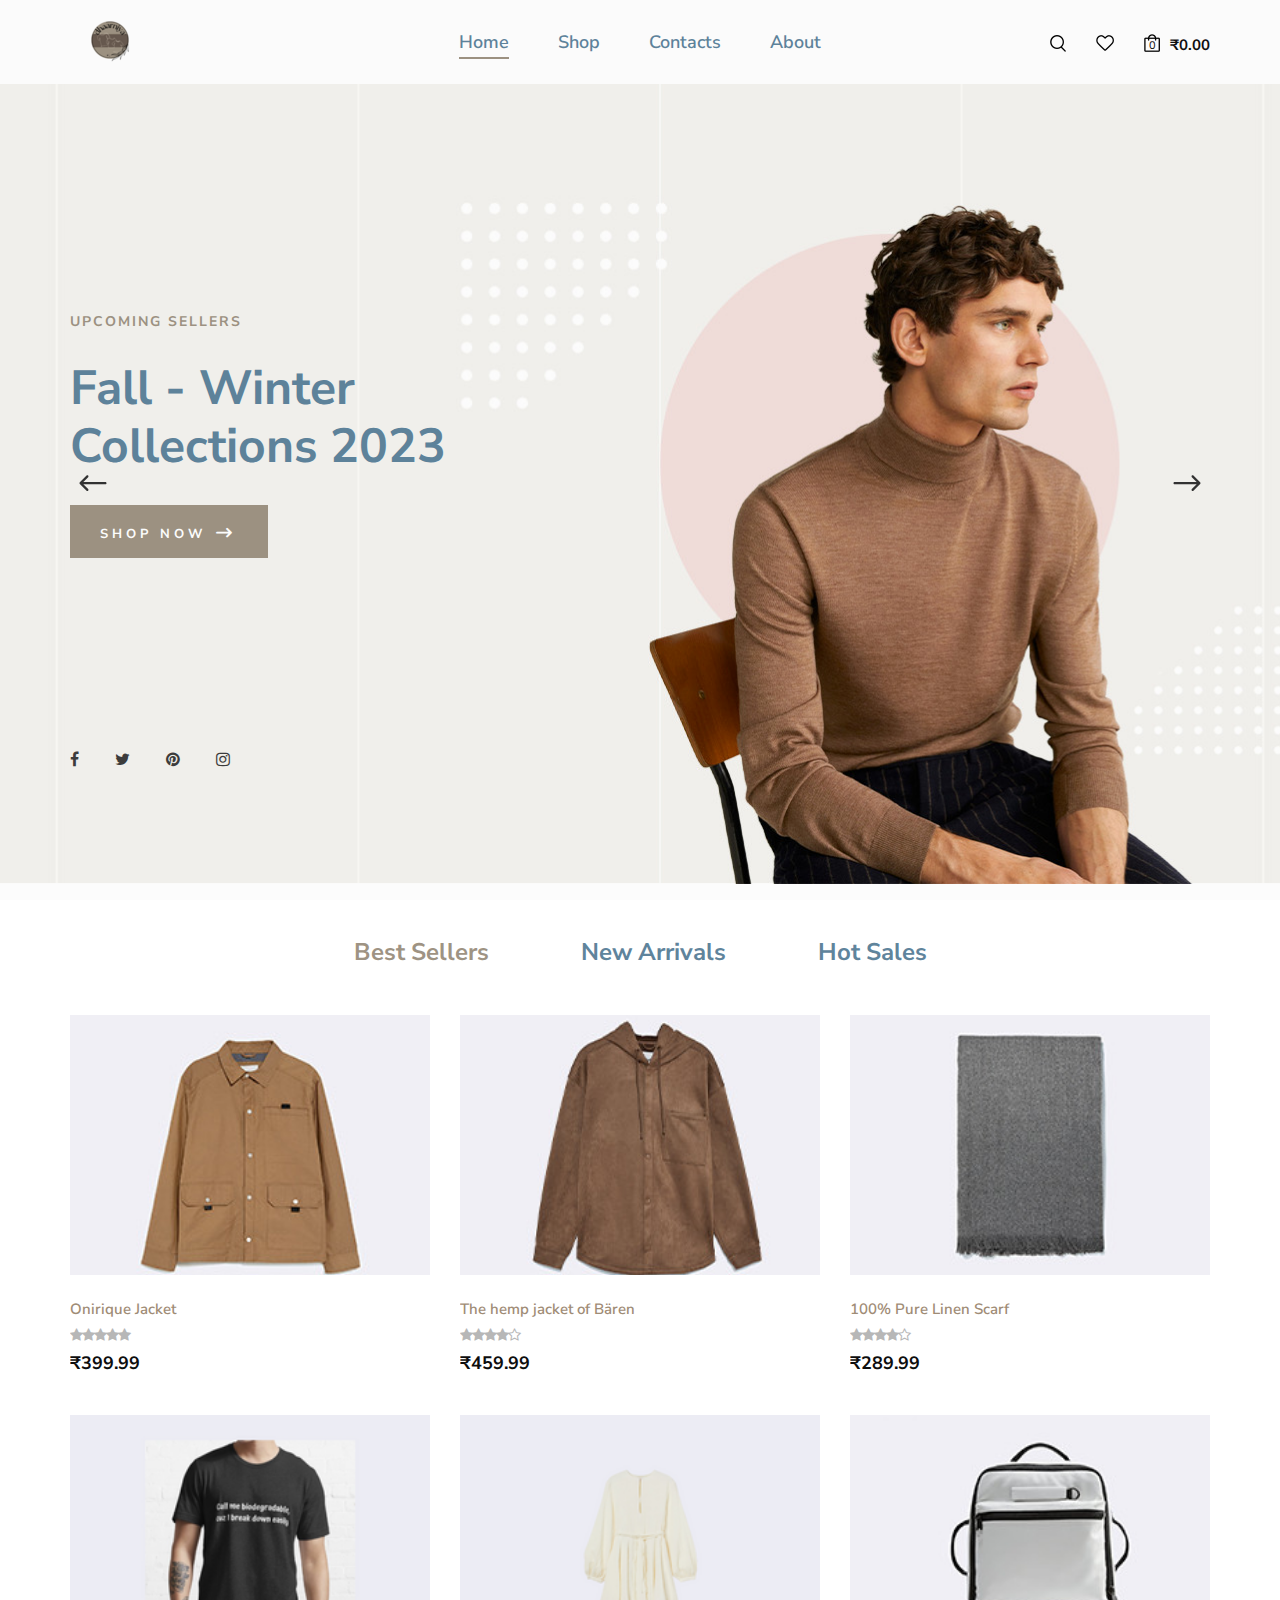
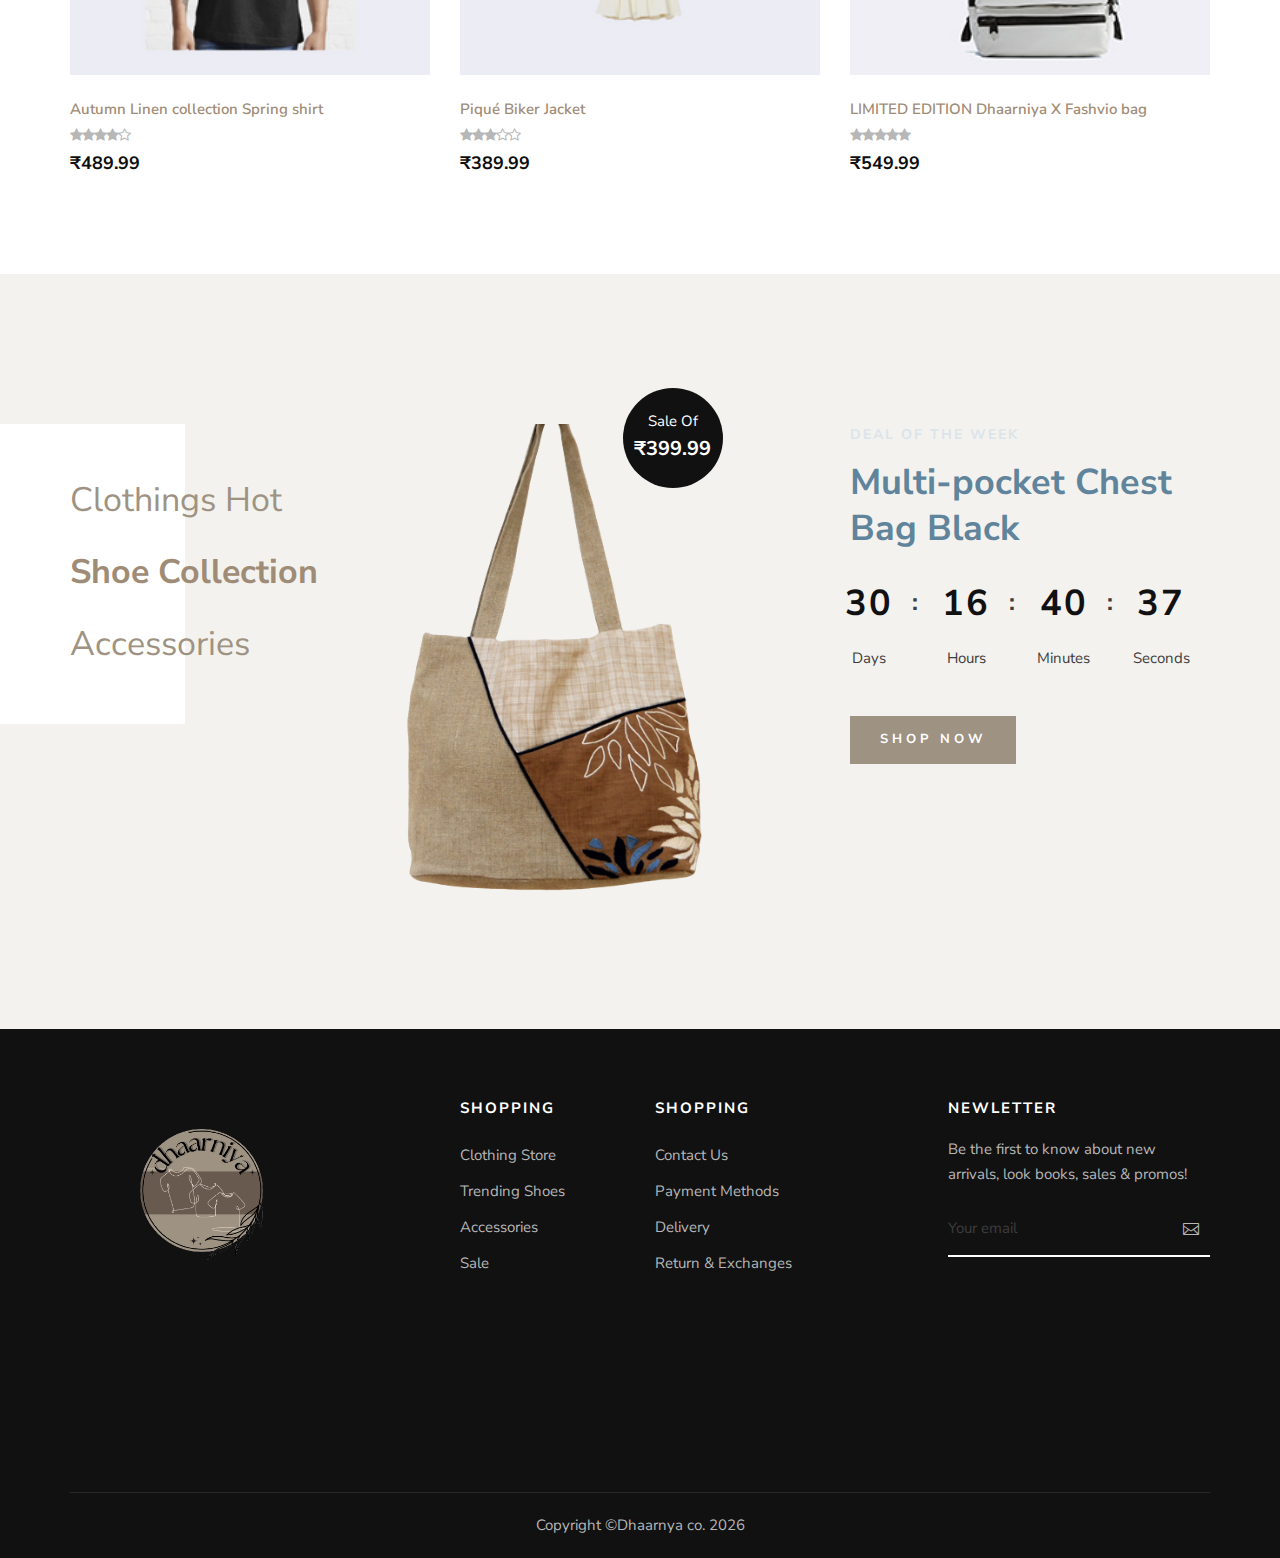
<file: index.html>
<!DOCTYPE html>
<html lang="zxx">

<head>
    <meta charset="UTF-8">
    <meta name="description" content="Male_Fashion Template">
    <meta name="keywords" content="Male_Fashion, unica, creative, html">
    <meta name="viewport" content="width=device-width, initial-scale=1.0">
    <meta http-equiv="X-UA-Compatible" content="ie=edge">
    <title>Dhaarniya | Shopping for the masses</title>

    <link href="https://fonts.googleapis.com/css2?family=Nunito+Sans:wght@300;400;600;700;800;900&display=swap"
    rel="stylesheet">

    <link rel="stylesheet" href="css/bootstrap.min.css" type="text/css">
    <link rel="stylesheet" href="css/font-awesome.min.css" type="text/css">
    <link rel="stylesheet" href="css/elegant-icons.css" type="text/css">
    <link rel="stylesheet" href="css/magnific-popup.css" type="text/css">
    <link rel="stylesheet" href="css/nice-select.css" type="text/css">
    <link rel="stylesheet" href="css/owl.carousel.min.css" type="text/css">
    <link rel="stylesheet" href="css/slicknav.min.css" type="text/css">
    <link rel="stylesheet" href="css/style.css" type="text/css">
</head>

<body>
    <div id="preloder">
        <div class="loader"></div>
    </div>

    <div class="offcanvas-menu-overlay"></div>
    <div class="offcanvas-menu-wrapper">
        <div class="offcanvas__nav__option">
            <a href="#" class="search-switch"><img src="img/icon/search.png" alt=""></a>
            <a href="#"><img src="img/icon/heart.png" alt=""></a>
            <a href="#"><img src="img/icon/cart.png" alt=""> <span>0</span></a>
            <div class="price">$0.00</div>
        </div>
        <div id="mobile-menu-wrap"></div>
        <div class="offcanvas__text">
            <p>Free shipping, 30-day return or refund guarantee.</p>
        </div>
    </div>

    <header class="header">
        <div class="container">
            <div class="row">
                <div class="col-lg-3 col-md-3">
                    <div class="header__logo">
                        <a href="./index.html"><img src="img/logo.png" alt=""></a>
                    </div>
                </div>
                <div class="col-lg-6 col-md-6">
                    <nav class="header__menu mobile-menu">
                        <ul>
                            <li class="active"><a href="./index.html">Home</a></li>
                            <li><a href="./shop.html">Shop</a></li>
                            <li><a href="./contact.html">Contacts</a></li>
                            <li><a href="./about.html">About</a></li>
                        </ul>
                    </nav>
                </div>
                <div class="col-lg-3 col-md-3">
                    <div class="header__nav__option">
                        <a href="#" class="search-switch"><img src="img/icon/search.png" alt=""></a>
                        <a href="./shopping-cart.html"><img src="img/icon/heart.png" alt=""></a>
                        <a href="./shopping-cart.html"><img src="img/icon/cart.png" alt=""> <span>0</span></a>
                        <div class="price">₹0.00</div>
                    </div>
                </div>
            </div>
            <div class="canvas__open"><i class="fa fa-bars"></i></div>
        </div>
    </header>

    <section class="hero">
        <div class="hero__slider owl-carousel">
            <div class="hero__items set-bg" data-setbg="img/hero/hero-1.jpg">
                <div class="container">
                    <div class="row">
                        <div class="col-xl-5 col-lg-7 col-md-8">
                            <div class="hero__text">
                                <h6>Upcoming sellers</h6>
                                <h2>Fall - Winter Collections 2023</h2>
                                <a href="./shop.html" class="primary-btn">Shop now <span class="arrow_right"></span></a>
                                <div class="hero__social">
                                    <a href="#"><i class="fa fa-facebook"></i></a>
                                    <a href="#"><i class="fa fa-twitter"></i></a>
                                    <a href="#"><i class="fa fa-pinterest"></i></a>
                                    <a href="#"><i class="fa fa-instagram"></i></a>
                                </div>
                            </div>
                        </div>
                    </div>
                </div>
            </div>
            <div class="hero__items set-bg" data-setbg="img/hero/hero-2.jpg">
                <div class="container">
                    <div class="row">
                        <div class="col-xl-5 col-lg-7 col-md-8">
                            <div class="hero__text">
                                <h6>Shop now</h6>
                                <h2>Clothing collections 2023</h2>
                                <a href="./shop.html" class="primary-btn">Shop now <span class="arrow_right"></span></a>
                                <div class="hero__social">
                                    <a href="#"><i class="fa fa-facebook"></i></a>
                                    <a href="#"><i class="fa fa-twitter"></i></a>
                                    <a href="#"><i class="fa fa-pinterest"></i></a>
                                    <a href="#"><i class="fa fa-instagram"></i></a>
                                </div>
                            </div>
                        </div>
                    </div>
                </div>
            </div>
        </div>
    </section>

    <section class="product spad">
        <div class="container">
            <div class="row">
                <div class="col-lg-12">
                    <ul class="filter__controls">
                        <li class="active" data-filter="*">Best Sellers</li>
                        <li data-filter=".new-arrivals">New Arrivals</li>
                        <li data-filter=".hot-sales">Hot Sales</li>
                    </ul>
                </div>
            </div>
            <div class="row product__filter">
                <div class="col-lg-4 col-md-6 col-sm-6">
                            <div class="product__item">
                                <div class="product__item__pic set-bg" data-setbg="img/product/product-2.jpg">
                                    <ul class="product__hover">
                                        <li><a href="#"><img src="img/icon/heart.png" alt=""></a></li>
                                        <li><a href="#"><img src="img/icon/compare.png" alt=""> <span>Compare</span></a>
                                        </li>
                                        <li><a href="#"><img src="img/icon/search.png" alt=""></a></li>
                                    </ul>
                                </div>
                                <div class="product__item__text">
                                    <h6>Onirique Jacket</h6>
                                    <a href="#" class="add-cart">+ Add To Cart</a>
                                    <div class="rating">
                                        <i class="fa fa-star"></i>
                                        <i class="fa fa-star"></i>
                                        <i class="fa fa-star"></i>
                                        <i class="fa fa-star"></i>
                                        <i class="fa fa-star"></i>
                                    </div>
                                    <h5>₹399.99</h5>
                                    <div class="product__color__select">
                                        <label for="pc-4">
                                            <input type="radio" id="pc-4">
                                        </label>
                                        <label class="active black" for="pc-5">
                                            <input type="radio" id="pc-5">
                                        </label>
                                        <label class="grey" for="pc-6">
                                            <input type="radio" id="pc-6">
                                        </label>
                                    </div>
                                </div>
                            </div>
                        </div>
                        
                        <div class="col-lg-4 col-md-6 col-sm-6">
                            <div class="product__item">
                                <div class="product__item__pic set-bg" data-setbg="img/product/product-4.jpg">
                                    <ul class="product__hover">
                                        <li><a href="#"><img src="img/icon/heart.png" alt=""></a></li>
                                        <li><a href="#"><img src="img/icon/compare.png" alt=""> <span>Compare</span></a>
                                        </li>
                                        <li><a href="#"><img src="img/icon/search.png" alt=""></a></li>
                                    </ul>
                                </div>
                                <div class="product__item__text">
                                    <h6>The hemp jacket of Bären</h6>
                                    <a href="#" class="add-cart">+ Add To Cart</a>
                                    <div class="rating">
                                        <i class="fa fa-star"></i>
                                        <i class="fa fa-star"></i>
                                        <i class="fa fa-star"></i>
                                        <i class="fa fa-star"></i>
                                        <i class="fa fa-star-o"></i>                                        
                                    </div>
                                    <h5>₹459.99</h5>
                                    <div class="product__color__select">
                                        <label for="pc-10">
                                            <input type="radio" id="pc-10">
                                        </label>
                                        <label class="active black" for="pc-11">
                                            <input type="radio" id="pc-11">
                                        </label>
                                        <label class="grey" for="pc-12">
                                            <input type="radio" id="pc-12">
                                        </label>
                                    </div>
                                </div>
                            </div>
                        </div>
                        <div class="col-lg-4 col-md-6 col-sm-6">
                            <div class="product__item">
                                <div class="product__item__pic set-bg" data-setbg="img/product/product-6.jpg">
                                    <ul class="product__hover">
                                        <li><a href="#"><img src="img/icon/heart.png" alt=""></a></li>
                                        <li><a href="#"><img src="img/icon/compare.png" alt=""> <span>Compare</span></a>
                                        </li>
                                        <li><a href="#"><img src="img/icon/search.png" alt=""></a></li>
                                    </ul>
                                </div>
                                <div class="product__item__text">
                                    <h6>100% Pure Linen Scarf</h6>
                                    <a href="#" class="add-cart">+ Add To Cart</a>
                                    <div class="rating">
                                        <i class="fa fa-star"></i>
                                        <i class="fa fa-star"></i>
                                        <i class="fa fa-star"></i>
                                        <i class="fa fa-star"></i>
                                        <i class="fa fa-star-o"></i>                                        
                                    </div>
                                    <h5>₹289.99</h5>
                                    <div class="product__color__select">
                                        <label for="pc-10">
                                            <input type="radio" id="pc-10">
                                        </label>
                                        <label class="active black" for="pc-11">
                                            <input type="radio" id="pc-11">
                                        </label>
                                        <label class="grey" for="pc-12">
                                            <input type="radio" id="pc-12">
                                        </label>
                                    </div>
                                </div>
                            </div>
                        </div>
                        <div class="col-lg-4 col-md-6 col-sm-6">
                            <div class="product__item">
                                <div class="product__item__pic set-bg" data-setbg="img/product/product-8.jpg">
                                    <ul class="product__hover">
                                        <li><a href="#"><img src="img/icon/heart.png" alt=""></a></li>
                                        <li><a href="#"><img src="img/icon/compare.png" alt=""> <span>Compare</span></a>
                                        </li>
                                        <li><a href="#"><img src="img/icon/search.png" alt=""></a></li>
                                    </ul>
                                </div>
                                <div class="product__item__text">
                                    <h6>Autumn Linen collection Spring shirt</h6>
                                    <a href="#" class="add-cart">+ Add To Cart</a>
                                    <div class="rating">
                                        <i class="fa fa-star"></i>
                                        <i class="fa fa-star"></i>
                                        <i class="fa fa-star"></i>
                                        <i class="fa fa-star"></i>
                                        <i class="fa fa-star-o"></i>
                                    </div>
                                    <h5>₹489.99</h5>
                                    <div class="product__color__select">
                                        <label for="pc-22">
                                            <input type="radio" id="pc-22">
                                        </label>
                                        <label class="active black" for="pc-23">
                                            <input type="radio" id="pc-23">
                                        </label>
                                        <label class="grey" for="pc-24">
                                            <input type="radio" id="pc-24">
                                        </label>
                                    </div>
                                </div>
                            </div>
                        </div>
                        <div class="col-lg-4 col-md-6 col-sm-6">
                            <div class="product__item">
                                <div class="product__item__pic set-bg" data-setbg="img/product/product-9.jpg">
                                    <ul class="product__hover">
                                        <li><a href="#"><img src="img/icon/heart.png" alt=""></a></li>
                                        <li><a href="#"><img src="img/icon/compare.png" alt=""> <span>Compare</span></a>
                                        </li>
                                        <li><a href="#"><img src="img/icon/search.png" alt=""></a></li>
                                    </ul>
                                </div>
                                <div class="product__item__text">
                                    <h6>Piqué Biker Jacket</h6>
                                    <a href="#" class="add-cart">+ Add To Cart</a>
                                    <div class="rating">
                                        <i class="fa fa-star"></i>
                                        <i class="fa fa-star"></i>
                                        <i class="fa fa-star"></i>
                                        <i class="fa fa-star-o"></i>
                                        <i class="fa fa-star-o"></i>
                                    </div>
                                    <h5>₹389.99</h5>
                                    <div class="product__color__select">
                                        <label for="pc-25">
                                            <input type="radio" id="pc-25">
                                        </label>
                                        <label class="active black" for="pc-26">
                                            <input type="radio" id="pc-26">
                                        </label>
                                        <label class="grey" for="pc-27">
                                            <input type="radio" id="pc-27">
                                        </label>
                                    </div>
                                </div>
                            </div>
                        </div>
                        <div class="col-lg-4 col-md-6 col-sm-6">
                            <div class="product__item">
                                <div class="product__item__pic set-bg" data-setbg="img/product/product-11.jpg">
                                    <ul class="product__hover">
                                        <li><a href="#"><img src="img/icon/heart.png" alt=""></a></li>
                                        <li><a href="#"><img src="img/icon/compare.png" alt=""> <span>Compare</span></a>
                                        </li>
                                        <li><a href="#"><img src="img/icon/search.png" alt=""></a></li>
                                    </ul>
                                </div>
                                <div class="product__item__text">
                                    <h6>LIMITED EDITION Dhaarniya X Fashvio bag</h6>
                                    <a href="#" class="add-cart">+ Add To Cart</a>
                                    <div class="rating">
                                        <i class="fa fa-star"></i>
                                        <i class="fa fa-star"></i>
                                        <i class="fa fa-star"></i>
                                        <i class="fa fa-star"></i>
                                        <i class="fa fa-star"></i>
                                    </div>
                                    <h5>₹549.99</h5>
                                    <div class="product__color__select">
                                        <label for="pc-31">
                                            <input type="radio" id="pc-31">
                                        </label>
                                        <label class="active black" for="pc-32">
                                            <input type="radio" id="pc-32">
                                        </label>
                                        <label class="grey" for="pc-33">
                                            <input type="radio" id="pc-33">
                                        </label>
                                    </div>
                                </div>
                            </div>
                        </div>
            </div>
        </div>
    </section>

    <section class="categories spad">
        <div class="container">
            <div class="row">
                <div class="col-lg-3">
                    <div class="categories__text">
                        <h2>Clothings Hot <br /> <span>Shoe Collection</span> <br /> Accessories</h2>
                    </div>
                </div>
                <div class="col-lg-4">
                    <div class="categories__hot__deal">
                        <img src="img/product-sale.png" alt="">
                        <div class="hot__deal__sticker">
                            <span>Sale Of</span>
                            <h5>₹399.99</h5>
                        </div>
                    </div>
                </div>
                <div class="col-lg-4 offset-lg-1">
                    <div class="categories__deal__countdown">
                        <span>Deal Of The Week</span>
                        <h2>Multi-pocket Chest Bag Black</h2>
                        <div class="categories__deal__countdown__timer" id="countdown">
                            <div class="cd-item">
                                <span>3</span>
                                <p>Days</p>
                            </div>
                            <div class="cd-item">
                                <span>1</span>
                                <p>Hours</p>
                            </div>
                            <div class="cd-item">
                                <span>50</span>
                                <p>Minutes</p>
                            </div>
                            <div class="cd-item">
                                <span>18</span>
                                <p>Seconds</p>
                            </div>
                        </div>
                        <a href="./shop.html" class="primary-btn">Shop now</a>
                    </div>
                </div>
            </div>
        </div>
    </section>

    <footer class="footer">
        <div class="container">
            <div class="row">
                <div class="col-lg-3 col-md-6 col-sm-6">
                    <div class="footer__about">
                        <div class="footer__logo">
                            <a href="#"><img src="img/footer-logo.png" alt=""></a>
                        </div>
                    </div>
                </div>
                <div class="col-lg-2 offset-lg-1 col-md-3 col-sm-6">
                    <div class="footer__widget">
                        <h6>Shopping</h6>
                        <ul>
                            <li><a href="#">Clothing Store</a></li>
                            <li><a href="#">Trending Shoes</a></li>
                            <li><a href="#">Accessories</a></li>
                            <li><a href="#">Sale</a></li>
                        </ul>
                    </div>
                </div>
                <div class="col-lg-2 col-md-3 col-sm-6">
                    <div class="footer__widget">
                        <h6>Shopping</h6>
                        <ul>
                            <li><a href="#">Contact Us</a></li>
                            <li><a href="#">Payment Methods</a></li>
                            <li><a href="#">Delivery</a></li>
                            <li><a href="#">Return & Exchanges</a></li>
                        </ul>
                    </div>
                </div>
                <div class="col-lg-3 offset-lg-1 col-md-6 col-sm-6">
                    <div class="footer__widget">
                        <h6>NewLetter</h6>
                        <div class="footer__newslatter">
                            <p>Be the first to know about new arrivals, look books, sales & promos!</p>
                            <form action="#">
                                <input type="text" placeholder="Your email">
                                <button type="submit"><span class="icon_mail_alt"></span></button>
                            </form>
                        </div>
                    </div>
                </div>
            </div>
            <div class="row">
                <div class="col-lg-12 text-center">
                    <div class="footer__copyright__text">
                
                        <p>Copyright ©Dhaarnya co.
                            <script>
                                document.write(new Date().getFullYear());
                            </script>
                        </p>
                
                    </div>
                </div>
            </div>
        </div>
    </footer>

    <div class="search-model">
        <div class="h-100 d-flex align-items-center justify-content-center">
            <div class="search-close-switch">+</div>
            <form class="search-model-form">
                <input type="text" id="search-input" placeholder="Search here.....">
            </form>
        </div>
    </div>

    <script src="js/jquery-3.3.1.min.js"></script>
    <script src="js/bootstrap.min.js"></script>
    <script src="js/jquery.nice-select.min.js"></script>
    <script src="js/jquery.nicescroll.min.js"></script>
    <script src="js/jquery.magnific-popup.min.js"></script>
    <script src="js/jquery.countdown.min.js"></script>
    <script src="js/jquery.slicknav.js"></script>
    <script src="js/mixitup.min.js"></script>
    <script src="js/owl.carousel.min.js"></script>
    <script src="js/main.js"></script>
</body>

</html>
</file>
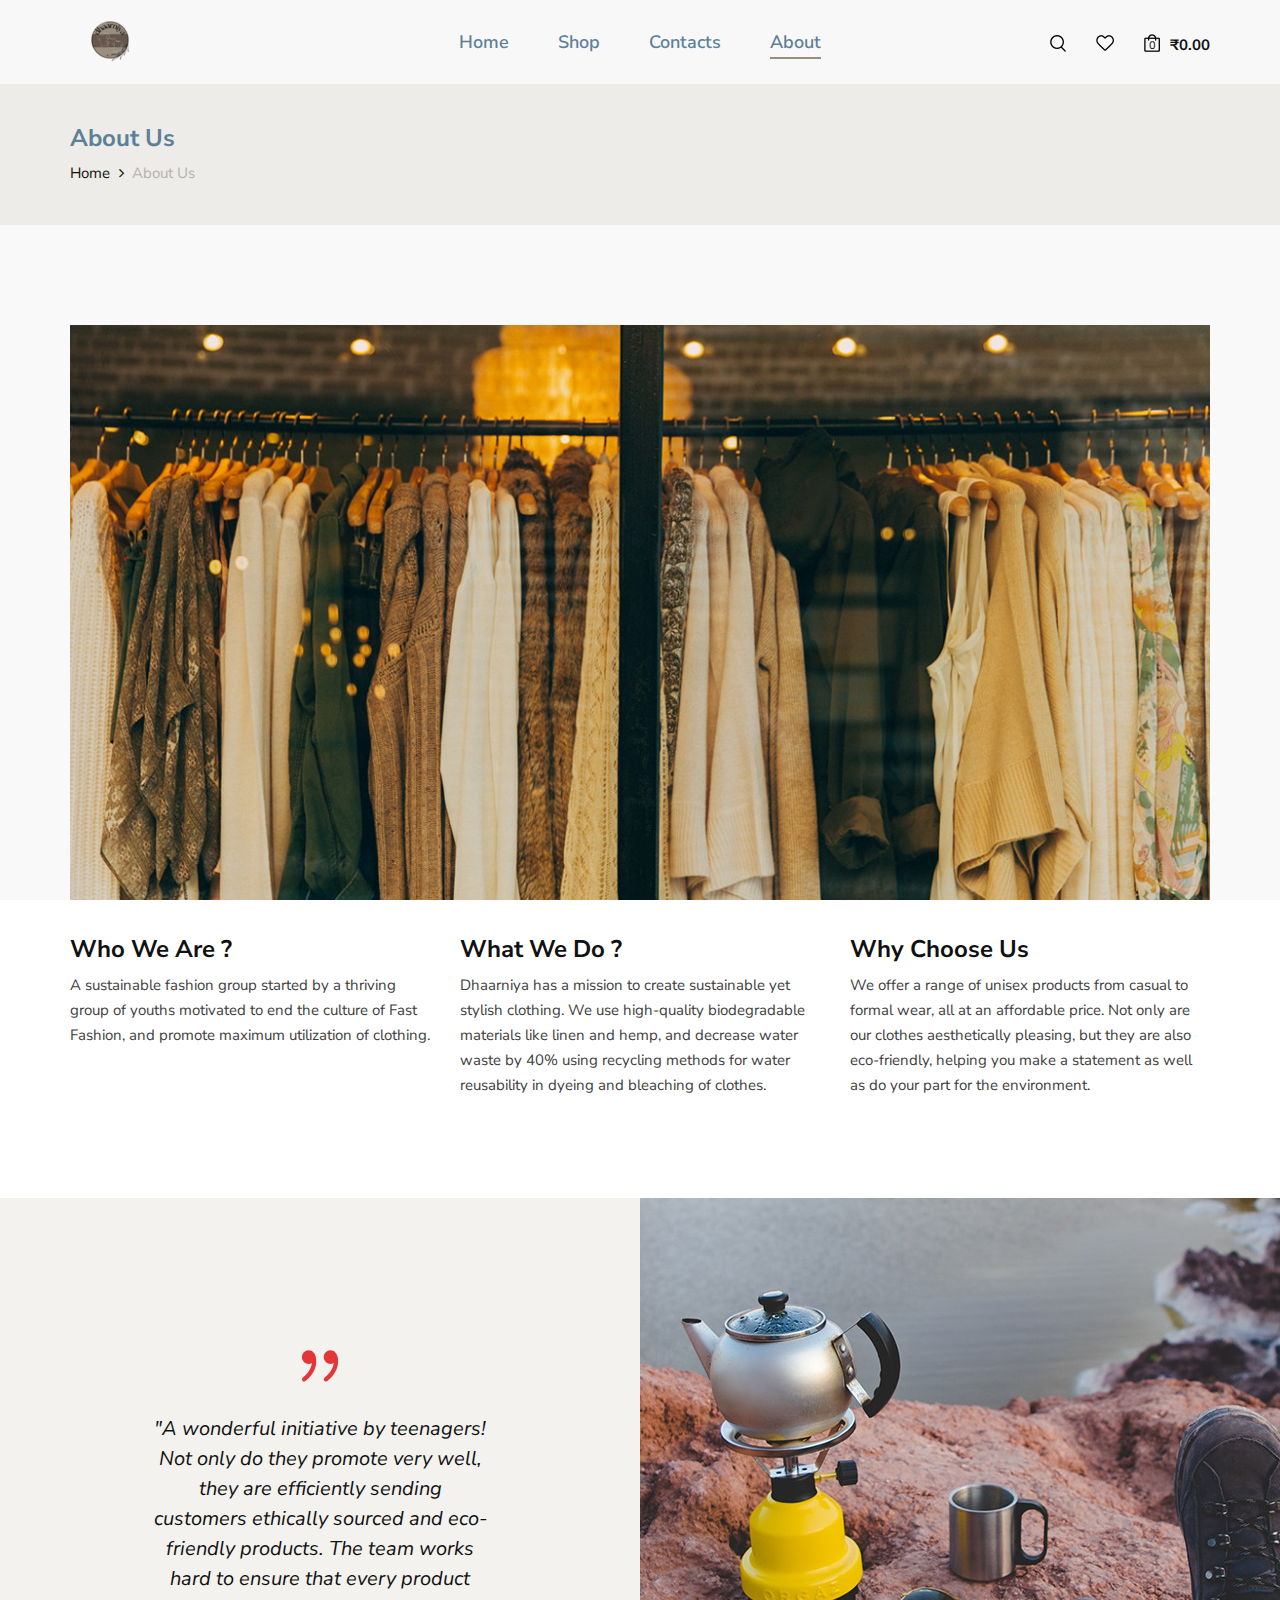
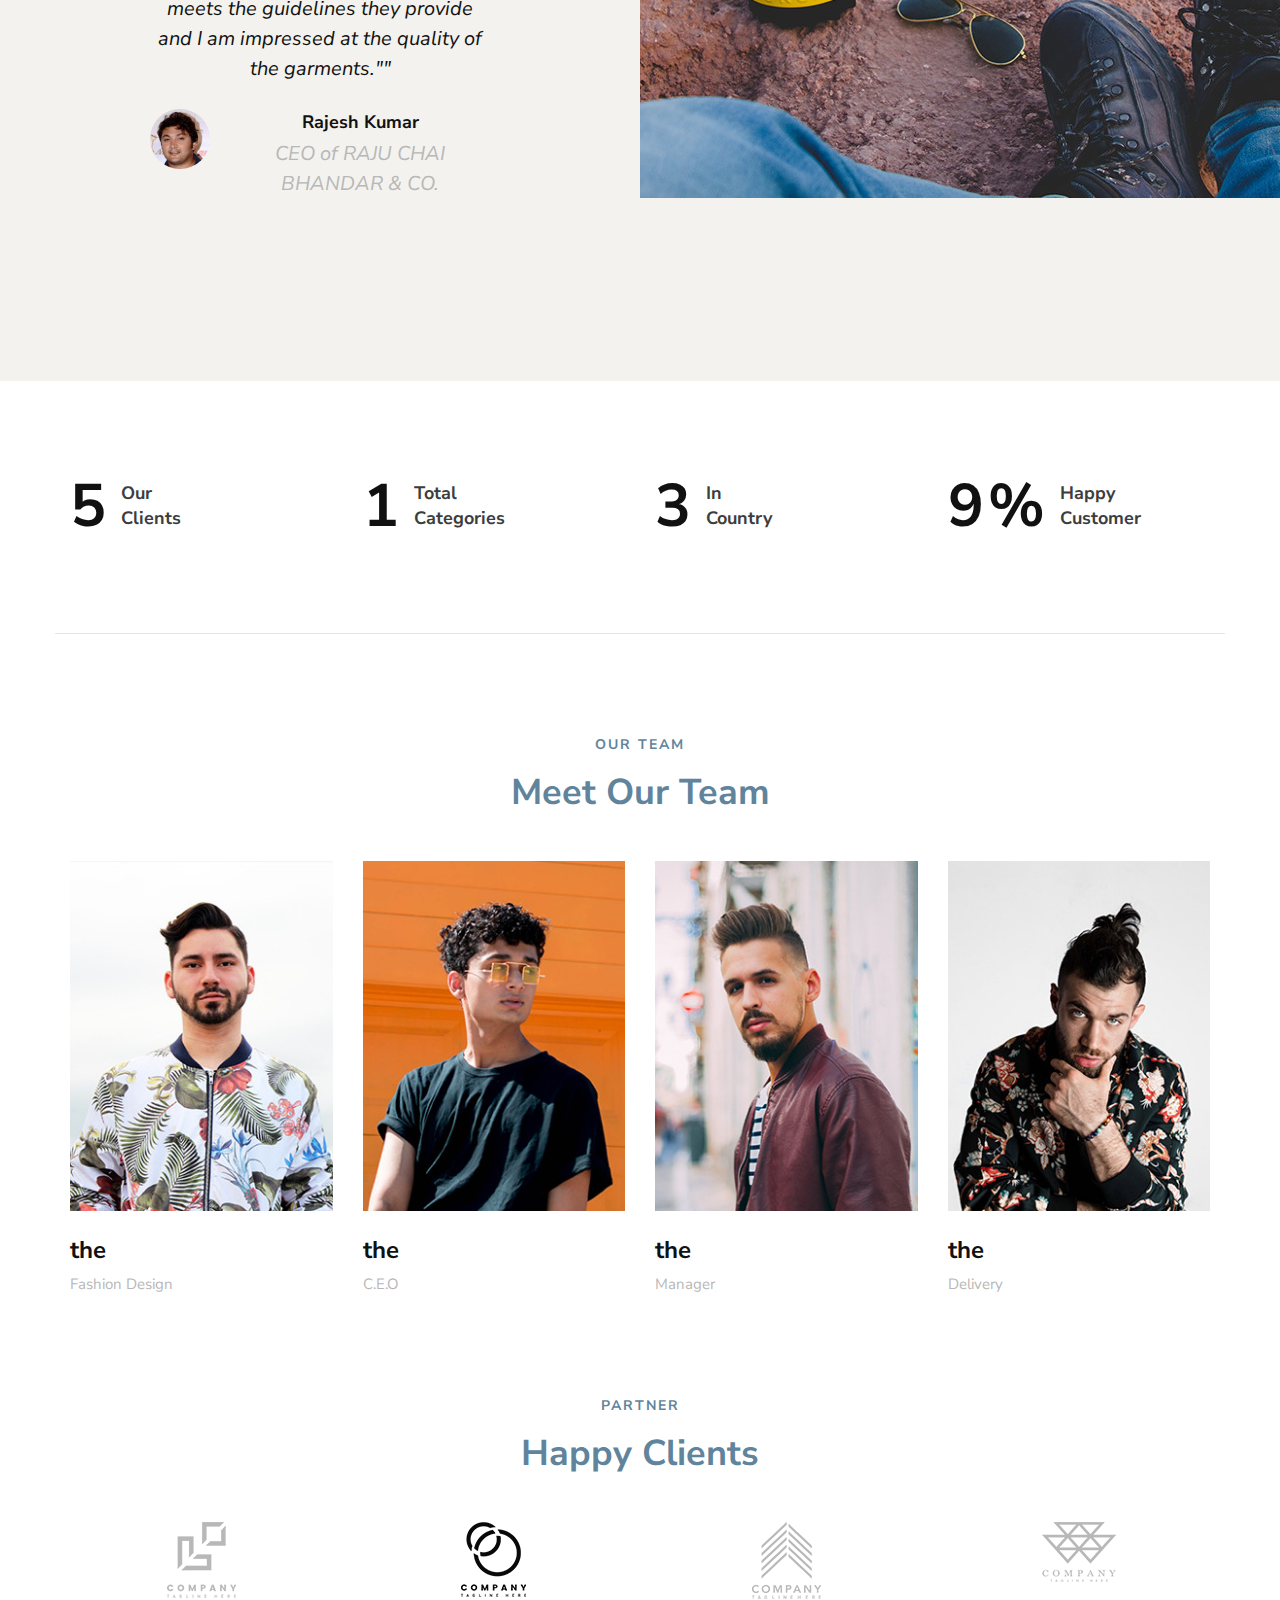
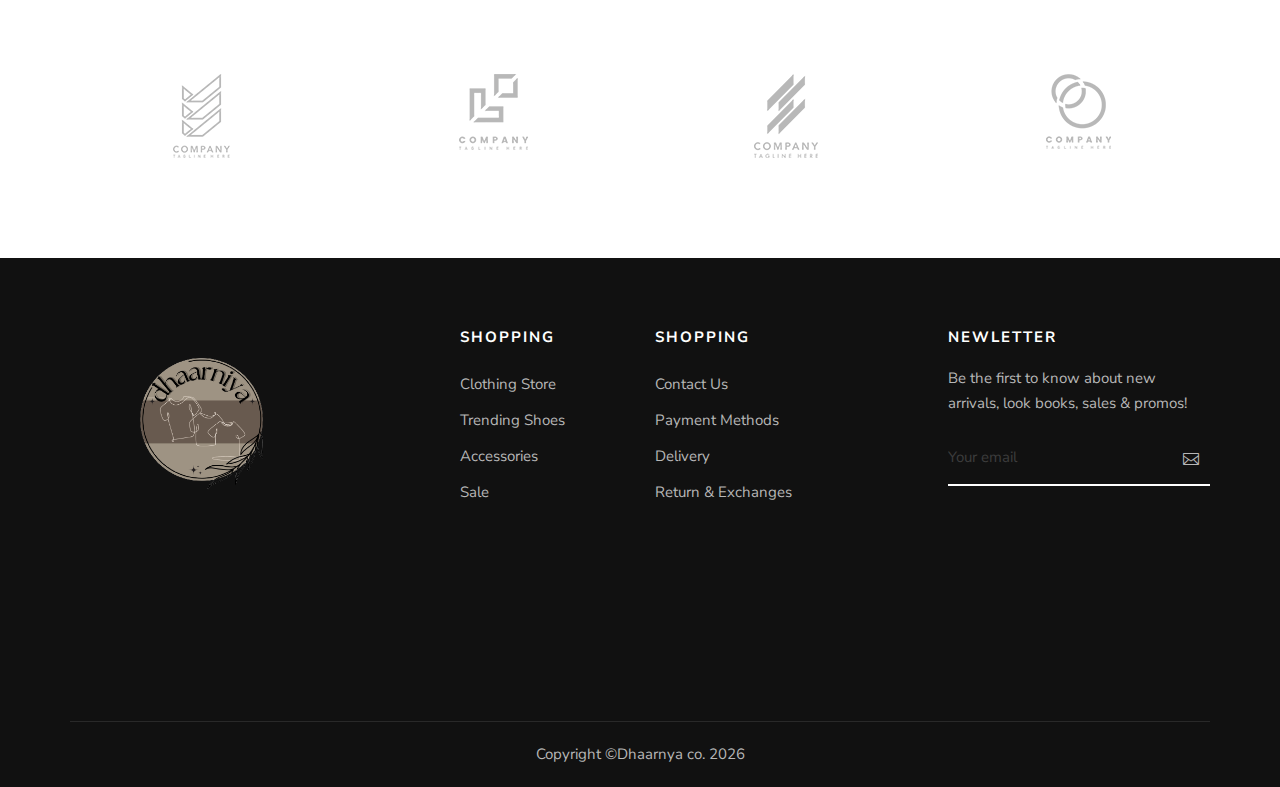
<file: about.html>
<!DOCTYPE html>
<html lang="zxx">

<head>
    <meta charset="UTF-8">
    <meta name="description" content="Male_Fashion Template">
    <meta name="keywords" content="Male_Fashion, unica, creative, html">
    <meta name="viewport" content="width=device-width, initial-scale=1.0">
    <meta http-equiv="X-UA-Compatible" content="ie=edge">
    <title>Dhaarniya | shopping for the masses</title>

    <link href="https://fonts.googleapis.com/css2?family=Nunito+Sans:wght@300;400;600;700;800;900&display=swap"
    rel="stylesheet">

    <link rel="stylesheet" href="css/bootstrap.min.css" type="text/css">
    <link rel="stylesheet" href="css/font-awesome.min.css" type="text/css">
    <link rel="stylesheet" href="css/elegant-icons.css" type="text/css">
    <link rel="stylesheet" href="css/magnific-popup.css" type="text/css">
    <link rel="stylesheet" href="css/nice-select.css" type="text/css">
    <link rel="stylesheet" href="css/owl.carousel.min.css" type="text/css">
    <link rel="stylesheet" href="css/slicknav.min.css" type="text/css">
    <link rel="stylesheet" href="css/style.css" type="text/css">
</head>

<body>
    <div id="preloder">
        <div class="loader"></div>
    </div>

    <div class="offcanvas-menu-overlay"></div>
    <div class="offcanvas-menu-wrapper">
        <div class="offcanvas__nav__option">
            <a href="#" class="search-switch"><img src="img/icon/search.png" alt=""></a>
            <a href="#"><img src="img/icon/heart.png" alt=""></a>
            <a href="#"><img src="img/icon/cart.png" alt=""> <span>0</span></a>
            <div class="price">$0.00</div>
        </div>
        <div id="mobile-menu-wrap"></div>
        <div class="offcanvas__text">
            <p>Free shipping, 30-day return or refund guarantee.</p>
        </div>
    </div>

    <header class="header">
        <div class="container">
            <div class="row">
                <div class="col-lg-3 col-md-3">
                    <div class="header__logo">
                        <a href="./index.html"><img src="img/logo.png" alt=""></a>
                    </div>
                </div>
                <div class="col-lg-6 col-md-6">
                    <nav class="header__menu mobile-menu">
                        <ul>
                            <li><a href="./index.html">Home</a></li>
                            <li><a href="./shop.html">Shop</a></li>
                            <li><a href="./contact.html">Contacts</a></li>
                            <li class="active"><a href="./about.html">About</a></li>
                        </ul>
                    </nav>
                </div>
                <div class="col-lg-3 col-md-3">
                    <div class="header__nav__option">
                        <a href="#" class="search-switch"><img src="img/icon/search.png" alt=""></a>
                        <a href="./shopping-cart.html"><img src="img/icon/heart.png" alt=""></a>
                        <a href="./shopping-cart.html"><img src="img/icon/cart.png" alt=""> <span>0</span></a>
                        <div class="price">₹0.00</div>
                    </div>
                </div>
            </div>
            <div class="canvas__open"><i class="fa fa-bars"></i></div>
        </div>
    </header>

    <section class="breadcrumb-option">
        <div class="container">
            <div class="row">
                <div class="col-lg-12">
                    <div class="breadcrumb__text">
                        <h4>About Us</h4>
                        <div class="breadcrumb__links">
                            <a href="./index.html">Home</a>
                            <span>About Us</span>
                        </div>
                    </div>
                </div>
            </div>
        </div>
    </section>

    <section class="about spad">
        <div class="container">
            <div class="row">
                <div class="col-lg-12">
                    <div class="about__pic">
                        <img src="img/about/about-us.jpg" alt="">
                    </div>
                </div>
            </div>
            <div class="row">
                <div class="col-lg-4 col-md-4 col-sm-6">
                    <div class="about__item">
                        <h4>Who We Are ?</h4>
                        <p>A sustainable fashion group started by a thriving group of youths motivated to end the culture of Fast Fashion, and promote maximum utilization of clothing.</p>
                    </div>
                </div>
                <div class="col-lg-4 col-md-4 col-sm-6">
                    <div class="about__item">
                        <h4>What We Do ?</h4>
                        <p>Dhaarniya has a mission to create sustainable yet stylish clothing. We use high-quality biodegradable materials like linen and hemp, and decrease water waste by 40% using recycling methods for water reusability in dyeing and bleaching of clothes. </p>
                    </div>
                </div>
                <div class="col-lg-4 col-md-4 col-sm-6">
                    <div class="about__item">
                        <h4>Why Choose Us</h4>
                        <p>We offer a range of unisex products from casual to formal wear, all at an affordable price. Not only are our clothes aesthetically pleasing, but they are also eco-friendly, helping you make a statement as well as do your part for the environment.</p>
                    </div>
                </div>
            </div>
        </div>
    </section>

    <section class="testimonial">
        <div class="container-fluid">
            <div class="row">
                <div class="col-lg-6 p-0">
                    <div class="testimonial__text">
                        <span class="icon_quotations"></span>
                        <p>"A wonderful initiative by teenagers! Not only do they promote very well, they are efficiently sending customers ethically sourced and eco-friendly products. The team works hard to ensure that every product meets the guidelines they provide and I am impressed at the quality of the garments.""
                        </p>
                        <div class="testimonial__author">
                            <div class="testimonial__author__pic">
                                <img src="img/about/testimonial-author.jpg" alt="">
                            </div>
                            <div class="testimonial__author__text">
                                <h5>Rajesh Kumar</h5>
                                <p>CEO of RAJU CHAI BHANDAR & CO.</p>
                            </div>
                        </div>
                    </div>
                </div>
                <div class="col-lg-6 p-0">
                    <div class="testimonial__pic set-bg" data-setbg="img/about/testimonial-pic.jpg"></div>
                </div>
            </div>
        </div>
    </section>

    <section class="counter spad">
        <div class="container">
            <div class="row">
                <div class="col-lg-3 col-md-6 col-sm-6">
                    <div class="counter__item">
                        <div class="counter__item__number">
                            <h2 class="cn_num">53</h2>
                        </div>
                        <span>Our <br />Clients</span>
                    </div>
                </div>
                <div class="col-lg-3 col-md-6 col-sm-6">
                    <div class="counter__item">
                        <div class="counter__item__number">
                            <h2 class="cn_num">4</h2>
                        </div>
                        <span>Total <br />Categories</span>
                    </div>
                </div>
                <div class="col-lg-3 col-md-6 col-sm-6">
                    <div class="counter__item">
                        <div class="counter__item__number">
                            <h2 class="cn_num">30</h2>
                        </div>
                        <span>In <br />Country</span>
                    </div>
                </div>
                <div class="col-lg-3 col-md-6 col-sm-6">
                    <div class="counter__item">
                        <div class="counter__item__number">
                            <h2 class="cn_num">97</h2>
                            <strong>%</strong>
                        </div>
                        <span>Happy <br />Customer</span>
                    </div>
                </div>
            </div>
        </div>
    </section>

    <section class="team spad">
        <div class="container">
            <div class="row">
                <div class="col-lg-12">
                    <div class="section-title">
                        <span>Our Team</span>
                        <h2>Meet Our Team</h2>
                    </div>
                </div>
            </div>
            <div class="row">
                <div class="col-lg-3 col-md-6 col-sm-6">
                    <div class="team__item">
                        <img src="img/about/team-1.jpg" alt="">
                        <h4>the</h4>
                        <span>Fashion Design</span>
                    </div>
                </div>
                <div class="col-lg-3 col-md-6 col-sm-6">
                    <div class="team__item">
                        <img src="img/about/team-2.jpg" alt="">
                        <h4>the</h4>
                        <span>C.E.O</span>
                    </div>
                </div>
                <div class="col-lg-3 col-md-6 col-sm-6">
                    <div class="team__item">
                        <img src="img/about/team-3.jpg" alt="">
                        <h4>the</h4>
                        <span>Manager</span>
                    </div>
                </div>
                <div class="col-lg-3 col-md-6 col-sm-6">
                    <div class="team__item">
                        <img src="img/about/team-4.jpg" alt="">
                        <h4>the</h4>
                        <span>Delivery</span>
                    </div>
                </div>
            </div>
        </div>
    </section>

    <section class="clients spad">
        <div class="container">
            <div class="row">
                <div class="col-lg-12">
                    <div class="section-title">
                        <span>Partner</span>
                        <h2>Happy Clients</h2>
                    </div>
                </div>
            </div>
            <div class="row">
                <div class="col-lg-3 col-md-4 col-sm-4 col-6">
                    <a href="#" class="client__item"><img src="img/clients/client-1.png" alt=""></a>
                </div>
                <div class="col-lg-3 col-md-4 col-sm-4 col-6">
                    <a href="#" class="client__item"><img src="img/clients/client-2.png" alt=""></a>
                </div>
                <div class="col-lg-3 col-md-4 col-sm-4 col-6">
                    <a href="#" class="client__item"><img src="img/clients/client-3.png" alt=""></a>
                </div>
                <div class="col-lg-3 col-md-4 col-sm-4 col-6">
                    <a href="#" class="client__item"><img src="img/clients/client-4.png" alt=""></a>
                </div>
                <div class="col-lg-3 col-md-4 col-sm-4 col-6">
                    <a href="#" class="client__item"><img src="img/clients/client-5.png" alt=""></a>
                </div>
                <div class="col-lg-3 col-md-4 col-sm-4 col-6">
                    <a href="#" class="client__item"><img src="img/clients/client-6.png" alt=""></a>
                </div>
                <div class="col-lg-3 col-md-4 col-sm-4 col-6">
                    <a href="#" class="client__item"><img src="img/clients/client-7.png" alt=""></a>
                </div>
                <div class="col-lg-3 col-md-4 col-sm-4 col-6">
                    <a href="#" class="client__item"><img src="img/clients/client-8.png" alt=""></a>
                </div>
            </div>
        </div>
    </section>

    <footer class="footer">
        <div class="container">
            <div class="row">
                <div class="col-lg-3 col-md-6 col-sm-6">
                    <div class="footer__about">
                        <div class="footer__logo">
                            <a href="#"><img src="img/footer-logo.png" alt=""></a>
                        </div>
                    </div>
                </div>
                <div class="col-lg-2 offset-lg-1 col-md-3 col-sm-6">
                    <div class="footer__widget">
                        <h6>Shopping</h6>
                        <ul>
                            <li><a href="#">Clothing Store</a></li>
                            <li><a href="#">Trending Shoes</a></li>
                            <li><a href="#">Accessories</a></li>
                            <li><a href="#">Sale</a></li>
                        </ul>
                    </div>
                </div>
                <div class="col-lg-2 col-md-3 col-sm-6">
                    <div class="footer__widget">
                        <h6>Shopping</h6>
                        <ul>
                            <li><a href="#">Contact Us</a></li>
                            <li><a href="#">Payment Methods</a></li>
                            <li><a href="#">Delivery</a></li>
                            <li><a href="#">Return & Exchanges</a></li>
                        </ul>
                    </div>
                </div>
                <div class="col-lg-3 offset-lg-1 col-md-6 col-sm-6">
                    <div class="footer__widget">
                        <h6>NewLetter</h6>
                        <div class="footer__newslatter">
                            <p>Be the first to know about new arrivals, look books, sales & promos!</p>
                            <form action="#">
                                <input type="text" placeholder="Your email">
                                <button type="submit"><span class="icon_mail_alt"></span></button>
                            </form>
                        </div>
                    </div>
                </div>
            </div>
            <div class="row">
                <div class="col-lg-12 text-center">
                    <div class="footer__copyright__text">
                
                        <p>Copyright ©Dhaarnya co.
                            <script>
                                document.write(new Date().getFullYear());
                            </script>
                        </p>
                
                    </div>
                </div>
            </div>
        </div>
    </footer>

    <div class="search-model">
        <div class="h-100 d-flex align-items-center justify-content-center">
            <div class="search-close-switch">+</div>
            <form class="search-model-form">
                <input type="text" id="search-input" placeholder="Search here.....">
            </form>
        </div>
    </div>

    <script src="js/jquery-3.3.1.min.js"></script>
    <script src="js/bootstrap.min.js"></script>
    <script src="js/jquery.nice-select.min.js"></script>
    <script src="js/jquery.nicescroll.min.js"></script>
    <script src="js/jquery.magnific-popup.min.js"></script>
    <script src="js/jquery.countdown.min.js"></script>
    <script src="js/jquery.slicknav.js"></script>
    <script src="js/mixitup.min.js"></script>
    <script src="js/owl.carousel.min.js"></script>
    <script src="js/main.js"></script>
</body>

</html>
</file>
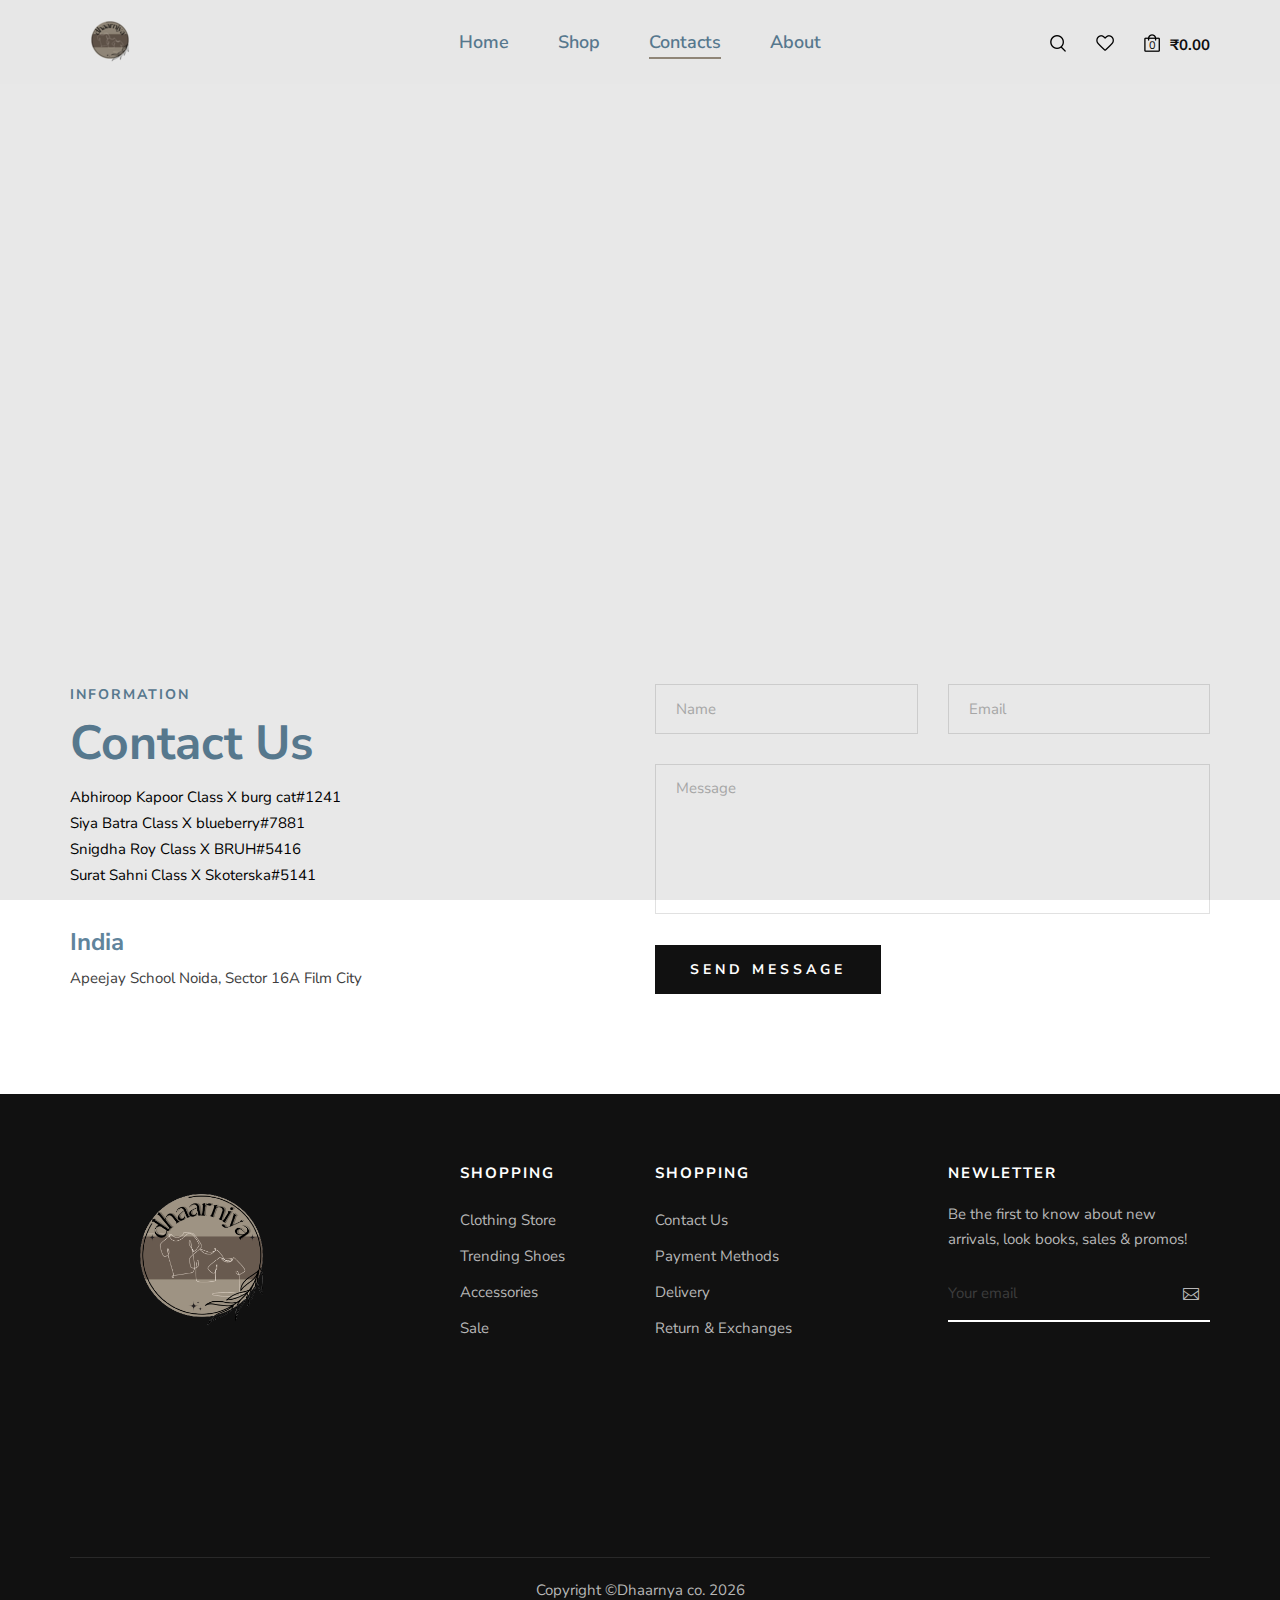
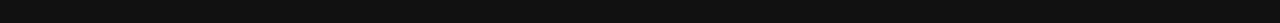
<file: contact.html>
<!DOCTYPE html>
<html lang="zxx">

<head>
    <meta charset="UTF-8">
    <meta name="description" content="Male_Fashion Template">
    <meta name="keywords" content="Male_Fashion, unica, creative, html">
    <meta name="viewport" content="width=device-width, initial-scale=1.0">
    <meta http-equiv="X-UA-Compatible" content="ie=edge">
    <title>Dhaarniya | Shopping for the masses</title>

    <link href="https://fonts.googleapis.com/css2?family=Nunito+Sans:wght@300;400;600;700;800;900&display=swap"
    rel="stylesheet">

    <link rel="stylesheet" href="css/bootstrap.min.css" type="text/css">
    <link rel="stylesheet" href="css/font-awesome.min.css" type="text/css">
    <link rel="stylesheet" href="css/elegant-icons.css" type="text/css">
    <link rel="stylesheet" href="css/magnific-popup.css" type="text/css">
    <link rel="stylesheet" href="css/nice-select.css" type="text/css">
    <link rel="stylesheet" href="css/owl.carousel.min.css" type="text/css">
    <link rel="stylesheet" href="css/slicknav.min.css" type="text/css">
    <link rel="stylesheet" href="css/style.css" type="text/css">
</head>

<body>
    <div id="preloder">
        <div class="loader"></div>
    </div>

    <div class="offcanvas-menu-overlay"></div>
    <div class="offcanvas-menu-wrapper">
        <div class="offcanvas__nav__option">
            <a href="#" class="search-switch"><img src="img/icon/search.png" alt=""></a>
            <a href="#"><img src="img/icon/heart.png" alt=""></a>
            <a href="#"><img src="img/icon/cart.png" alt=""> <span>0</span></a>
            <div class="price">$0.00</div>
        </div>
        <div id="mobile-menu-wrap"></div>
        <div class="offcanvas__text">
            <p>Free shipping, 30-day return or refund guarantee.</p>
        </div>
    </div>

    <header class="header">
        <div class="container">
            <div class="row">
                <div class="col-lg-3 col-md-3">
                    <div class="header__logo">
                        <a href="./index.html"><img src="img/logo.png" alt=""></a>
                    </div>
                </div>
                <div class="col-lg-6 col-md-6">
                    <nav class="header__menu mobile-menu">
                        <ul>
                            <li><a href="./index.html">Home</a></li>
                            <li><a href="./shop.html">Shop</a></li>
                            <li class="active"><a href="./contact.html">Contacts</a></li>
                            <li><a href="./about.html">About</a></li>
                        </ul>
                    </nav>
                </div>
                <div class="col-lg-3 col-md-3">
                    <div class="header__nav__option">
                        <a href="#" class="search-switch"><img src="img/icon/search.png" alt=""></a>
                        <a href="./shopping-cart.html"><img src="img/icon/heart.png" alt=""></a>
                        <a href="./shopping-cart.html"><img src="img/icon/cart.png" alt=""> <span>0</span></a>
                        <div class="price">₹0.00</div>
                    </div>
                </div>
            </div>
            <div class="canvas__open"><i class="fa fa-bars"></i></div>
        </div>
    </header>
    <div class="map">
        <iframe src="https://www.google.com/maps/embed?pb=!1m18!1m12!1m3!1d3503.9635584604566!2d77.31158735072782!3d28.570856982356048!2m3!1f0!2f0!3f0!3m2!1i1024!2i768!4f13.1!3m3!1m2!1s0x390ce443ba41023b%3A0x1da3eb684ea743f0!2sApeejay%20School%20-%20Noida!5e0!3m2!1sen!2sin!4v1682272620424!5m2!1sen!2sin"height="500" style="border:0;" allowfullscreen="" loading="lazy" referrerpolicy="no-referrer-when-downgrade"></iframe>
    </div>

    <section class="contact spad">
        <div class="container">
            <div class="row">
                <div class="col-lg-6 col-md-6">
                    <div class="contact__text">
                        <div class="section-title">
                            <span>Information</span>
                            <h2>Contact Us</h2>
                            <p>Abhiroop Kapoor Class X burg cat#1241<br>Siya Batra Class X blueberry#7881<br>Snigdha Roy Class X BRUH#5416<br>Surat Sahni Class X Skoterska#5141</p>
                        </div>
                        <ul>
                            <li>
                                <h4>India</h4>
                                <p>Apeejay School Noida, Sector 16A Film City <br /></p>
                            </li>
                        </ul>
                    </div>
                </div>
                <div class="col-lg-6 col-md-6">
                    <div class="contact__form">
                        <form action="#">
                            <div class="row">
                                <div class="col-lg-6">
                                    <input type="text" placeholder="Name">
                                </div>
                                <div class="col-lg-6">
                                    <input type="text" placeholder="Email">
                                </div>
                                <div class="col-lg-12">
                                    <textarea placeholder="Message"></textarea>
                                    <button type="submit" class="site-btn">Send Message</button>
                                </div>
                            </div>
                        </form>
                    </div>
                </div>
            </div>
        </div>
    </section>

     <footer class="footer">
        <div class="container">
            <div class="row">
                <div class="col-lg-3 col-md-6 col-sm-6">
                    <div class="footer__about">
                        <div class="footer__logo">
                            <a href="#"><img src="img/footer-logo.png" alt=""></a>
                        </div>
                    </div>
                </div>
                <div class="col-lg-2 offset-lg-1 col-md-3 col-sm-6">
                    <div class="footer__widget">
                        <h6>Shopping</h6>
                        <ul>
                            <li><a href="#">Clothing Store</a></li>
                            <li><a href="#">Trending Shoes</a></li>
                            <li><a href="#">Accessories</a></li>
                            <li><a href="#">Sale</a></li>
                        </ul>
                    </div>
                </div>
                <div class="col-lg-2 col-md-3 col-sm-6">
                    <div class="footer__widget">
                        <h6>Shopping</h6>
                        <ul>
                            <li><a href="#">Contact Us</a></li>
                            <li><a href="#">Payment Methods</a></li>
                            <li><a href="#">Delivery</a></li>
                            <li><a href="#">Return & Exchanges</a></li>
                        </ul>
                    </div>
                </div>
                <div class="col-lg-3 offset-lg-1 col-md-6 col-sm-6">
                    <div class="footer__widget">
                        <h6>NewLetter</h6>
                        <div class="footer__newslatter">
                            <p>Be the first to know about new arrivals, look books, sales & promos!</p>
                            <form action="#">
                                <input type="text" placeholder="Your email">
                                <button type="submit"><span class="icon_mail_alt"></span></button>
                            </form>
                        </div>
                    </div>
                </div>
            </div>
            <div class="row">
                <div class="col-lg-12 text-center">
                    <div class="footer__copyright__text">
                
                        <p>Copyright ©Dhaarnya co.
                            <script>
                                document.write(new Date().getFullYear());
                            </script>
                        </p>
                
                    </div>
                </div>
            </div>
        </div>
    </footer>

    <div class="search-model">
        <div class="h-100 d-flex align-items-center justify-content-center">
            <div class="search-close-switch">+</div>
            <form class="search-model-form">
                <input type="text" id="search-input" placeholder="Search here.....">
            </form>
        </div>
    </div>

    <script src="js/jquery-3.3.1.min.js"></script>
    <script src="js/bootstrap.min.js"></script>
    <script src="js/jquery.nice-select.min.js"></script>
    <script src="js/jquery.nicescroll.min.js"></script>
    <script src="js/jquery.magnific-popup.min.js"></script>
    <script src="js/jquery.countdown.min.js"></script>
    <script src="js/jquery.slicknav.js"></script>
    <script src="js/mixitup.min.js"></script>
    <script src="js/owl.carousel.min.js"></script>
    <script src="js/main.js"></script>
</body>

</html>
</file>
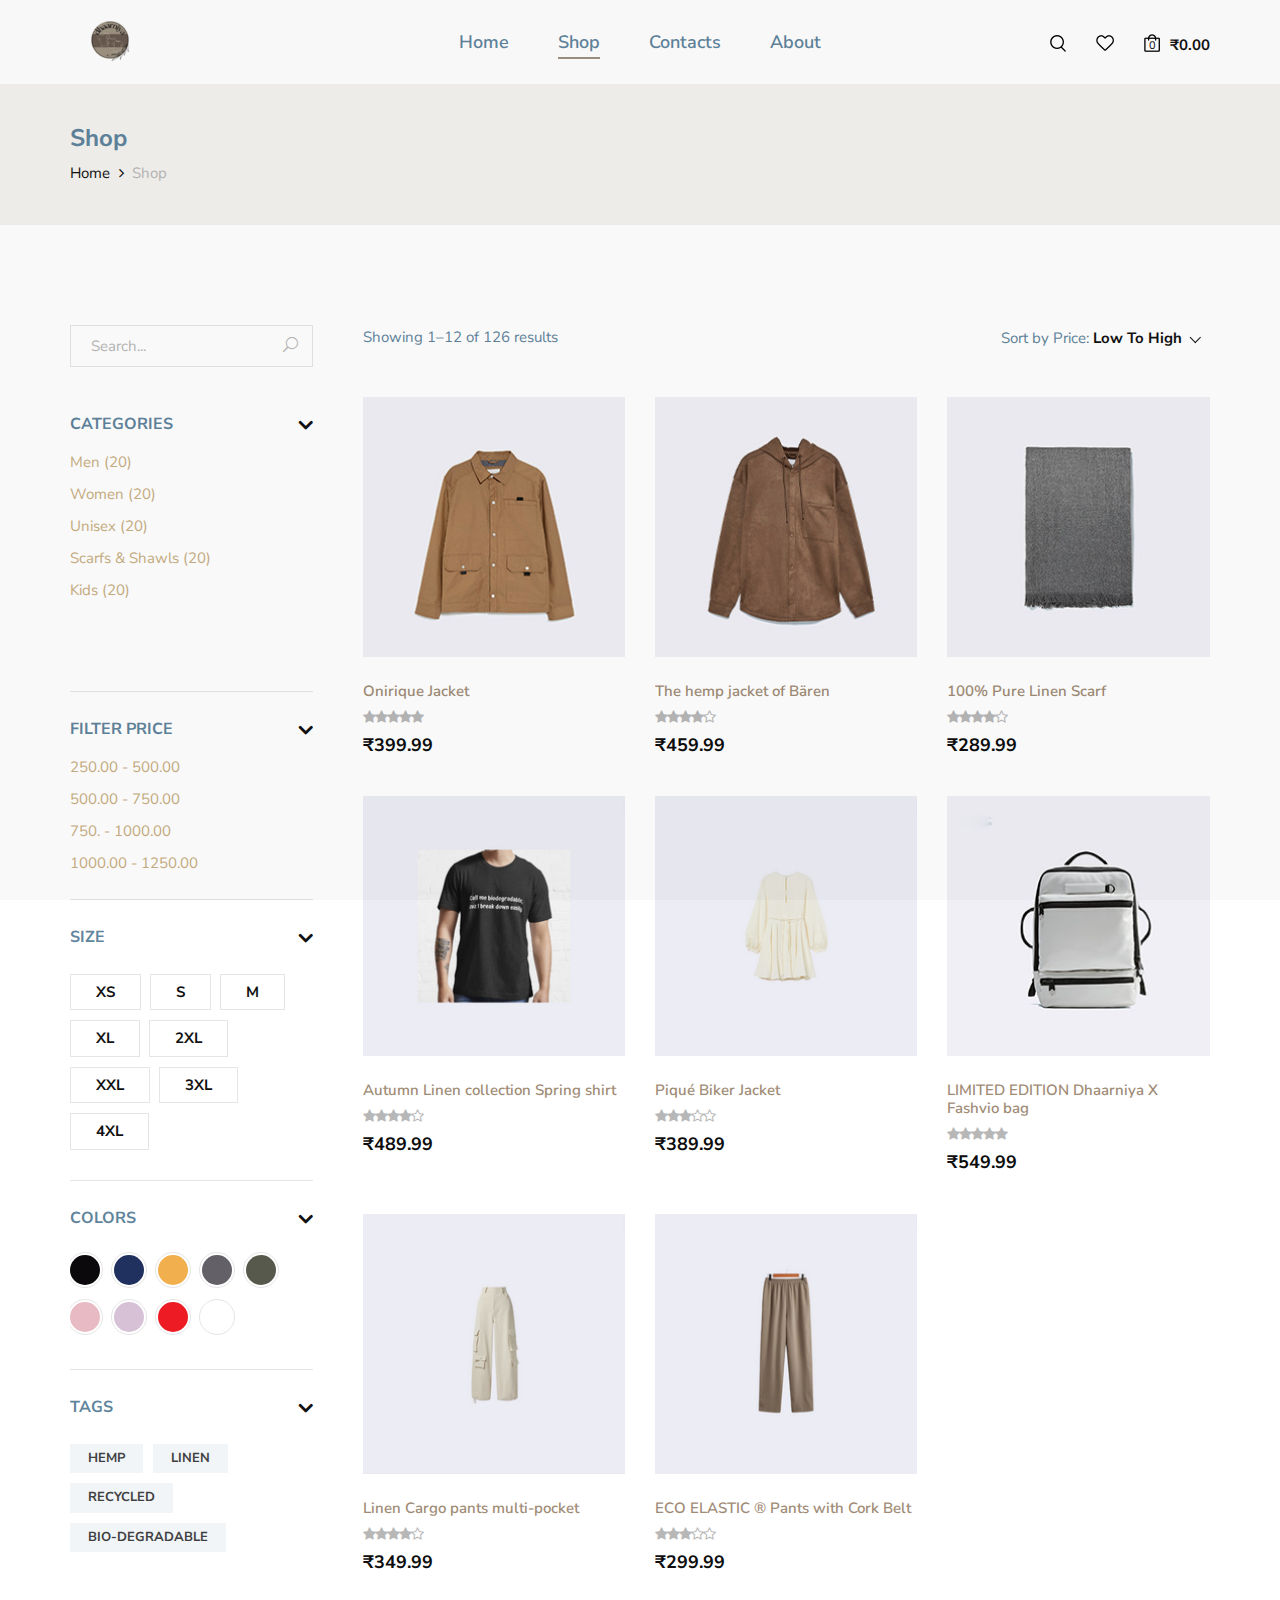
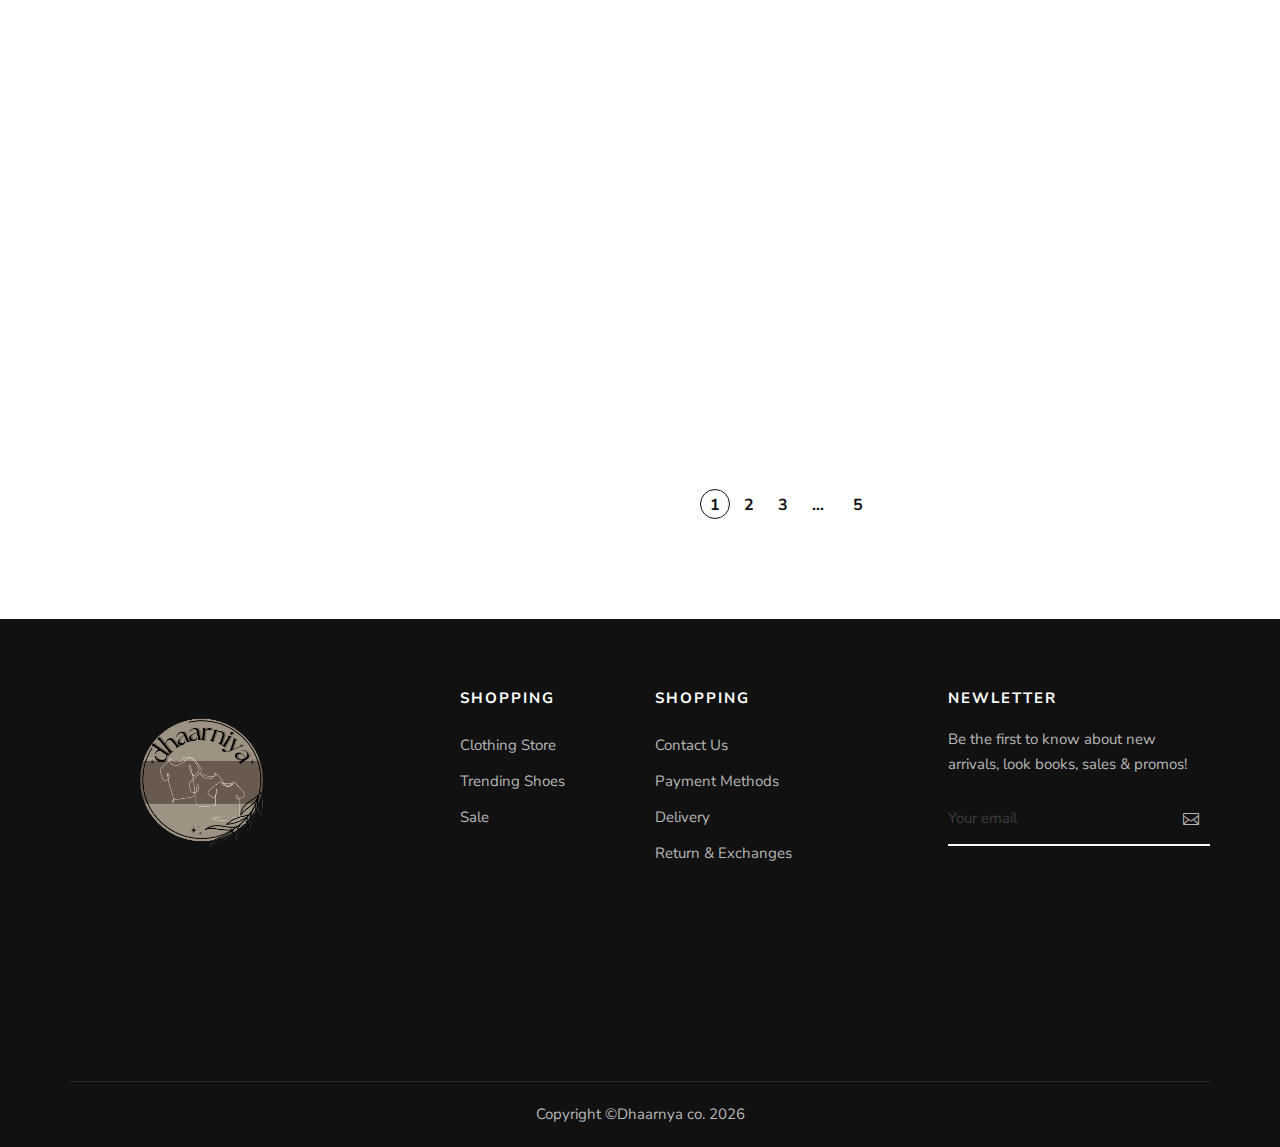
<file: shop.html>
<!DOCTYPE html>
<html lang="zxx">

<head>
    <meta charset="UTF-8">
    <meta name="description" content="Male_Fashion Template">
    <meta name="keywords" content="Male_Fashion, unica, creative, html">
    <meta name="viewport" content="width=device-width, initial-scale=1.0">
    <meta http-equiv="X-UA-Compatible" content="ie=edge">
    <title>Dhaarniya | Shopping for the masses</title>

    <link href="https://fonts.googleapis.com/css2?family=Nunito+Sans:wght@300;400;600;700;800;900&display=swap"
    rel="stylesheet">

    <link rel="stylesheet" href="css/bootstrap.min.css" type="text/css">
    <link rel="stylesheet" href="css/font-awesome.min.css" type="text/css">
    <link rel="stylesheet" href="css/elegant-icons.css" type="text/css">
    <link rel="stylesheet" href="css/magnific-popup.css" type="text/css">
    <link rel="stylesheet" href="css/nice-select.css" type="text/css">
    <link rel="stylesheet" href="css/owl.carousel.min.css" type="text/css">
    <link rel="stylesheet" href="css/slicknav.min.css" type="text/css">
    <link rel="stylesheet" href="css/style.css" type="text/css">
</head>

<body>
    <div id="preloder">
        <div class="loader"></div>
    </div>

    <div class="offcanvas-menu-overlay"></div>
    <div class="offcanvas-menu-wrapper">
        <div class="offcanvas__nav__option">
            <a href="#" class="search-switch"><img src="img/icon/search.png" alt=""></a>
            <a href="#"><img src="img/icon/heart.png" alt=""></a>
            <a href="#"><img src="img/icon/cart.png" alt=""> <span>0</span></a>
            <div class="price">$0.00</div>
        </div>
        <div id="mobile-menu-wrap"></div>
        <div class="offcanvas__text">
            <p>Free shipping, 30-day return or refund guarantee.</p>
        </div>
    </div>

    <header class="header">
        <div class="container">
            <div class="row">
                <div class="col-lg-3 col-md-3">
                    <div class="header__logo">
                        <a href="./index.html"><img src="img/logo.png" alt=""></a>
                    </div>
                </div>
                <div class="col-lg-6 col-md-6">
                    <nav class="header__menu mobile-menu">
                        <ul>
                            <li><a href="./index.html">Home</a></li>
                            <li class="active"><a href="./shop.html">Shop</a></li>
                            <li><a href="./contact.html">Contacts</a></li>
                            <li><a href="./about.html">About</a></li>
                        </ul>
                    </nav>
                </div>
                <div class="col-lg-3 col-md-3">
                    <div class="header__nav__option">
                        <a href="#" class="search-switch"><img src="img/icon/search.png" alt=""></a>
                        <a href="./shopping-cart.html"><img src="img/icon/heart.png" alt=""></a>
                        <a href="./shopping-cart.html"><img src="img/icon/cart.png" alt=""> <span>0</span></a>
                        <div class="price">₹0.00</div>
                    </div>
                </div>
            </div>
            <div class="canvas__open"><i class="fa fa-bars"></i></div>
        </div>
    </header>
    <section class="breadcrumb-option">
        <div class="container">
            <div class="row">
                <div class="col-lg-12">
                    <div class="breadcrumb__text">
                        <h4>Shop</h4>
                        <div class="breadcrumb__links">
                            <a href="./index.html">Home</a>
                            <span>Shop</span>
                        </div>
                    </div>
                </div>
            </div>
        </div>
    </section>

    <section class="shop spad">
        <div class="container">
            <div class="row">
                <div class="col-lg-3">
                    <div class="shop__sidebar">
                        <div class="shop__sidebar__search">
                            <form action="#">
                                <input type="text" placeholder="Search...">
                                <button type="submit"><span class="icon_search"></span></button>
                            </form>
                        </div>
                        <div class="shop__sidebar__accordion">
                            <div class="accordion" id="accordionExample">
                                <div class="card">
                                    <div class="card-heading">
                                        <a data-toggle="collapse" data-target="#collapseOne">Categories</a>
                                    </div>
                                    <div id="collapseOne" class="collapse show" data-parent="#accordionExample">
                                        <div class="card-body">
                                            <div class="shop__sidebar__categories">
                                                <ul class="nice-scroll">
                                                    <li><a href="#">Men (20)</a></li>
                                                    <li><a href="#">Women (20)</a></li>
                                                    <li><a href="#">Unisex (20)</a></li>
                                                    <li><a href="#">Scarfs & Shawls (20)</a></li>
                                                    <li><a href="#">Kids (20)</a></li>
                                                </ul>
                                            </div>
                                        </div>
                                    </div>
                                </div>
                                <div class="card">
                                    <div class="card-heading">
                                        <a data-toggle="collapse" data-target="#collapseThree">Filter Price</a>
                                    </div>
                                    <div id="collapseThree" class="collapse show" data-parent="#accordionExample">
                                        <div class="card-body">
                                            <div class="shop__sidebar__price">
                                                <ul>
                                                    <li><a href="#">250.00 - 500.00</a></li>
                                                    <li><a href="#">500.00 - 750.00</a></li>
                                                    <li><a href="#">750. - 1000.00</a></li>
                                                    <li><a href="#">1000.00 - 1250.00</a></li>
                                                </ul>
                                            </div>
                                        </div>
                                    </div>
                                </div>
                                <div class="card">
                                    <div class="card-heading">
                                        <a data-toggle="collapse" data-target="#collapseFour">Size</a>
                                    </div>
                                    <div id="collapseFour" class="collapse show" data-parent="#accordionExample">
                                        <div class="card-body">
                                            <div class="shop__sidebar__size">
                                                <label for="xs">xs
                                                    <input type="radio" id="xs">
                                                </label>
                                                <label for="sm">s
                                                    <input type="radio" id="sm">
                                                </label>
                                                <label for="md">m
                                                    <input type="radio" id="md">
                                                </label>
                                                <label for="xl">xl
                                                    <input type="radio" id="xl">
                                                </label>
                                                <label for="2xl">2xl
                                                    <input type="radio" id="2xl">
                                                </label>
                                                <label for="xxl">xxl
                                                    <input type="radio" id="xxl">
                                                </label>
                                                <label for="3xl">3xl
                                                    <input type="radio" id="3xl">
                                                </label>
                                                <label for="4xl">4xl
                                                    <input type="radio" id="4xl">
                                                </label>
                                            </div>
                                        </div>
                                    </div>
                                </div>
                                <div class="card">
                                    <div class="card-heading">
                                        <a data-toggle="collapse" data-target="#collapseFive">Colors</a>
                                    </div>
                                    <div id="collapseFive" class="collapse show" data-parent="#accordionExample">
                                        <div class="card-body">
                                            <div class="shop__sidebar__color">
                                                <label class="c-1" for="sp-1">
                                                    <input type="radio" id="sp-1">
                                                </label>
                                                <label class="c-2" for="sp-2">
                                                    <input type="radio" id="sp-2">
                                                </label>
                                                <label class="c-3" for="sp-3">
                                                    <input type="radio" id="sp-3">
                                                </label>
                                                <label class="c-4" for="sp-4">
                                                    <input type="radio" id="sp-4">
                                                </label>
                                                <label class="c-5" for="sp-5">
                                                    <input type="radio" id="sp-5">
                                                </label>
                                                <label class="c-6" for="sp-6">
                                                    <input type="radio" id="sp-6">
                                                </label>
                                                <label class="c-7" for="sp-7">
                                                    <input type="radio" id="sp-7">
                                                </label>
                                                <label class="c-8" for="sp-8">
                                                    <input type="radio" id="sp-8">
                                                </label>
                                                <label class="c-9" for="sp-9">
                                                    <input type="radio" id="sp-9">
                                                </label>
                                            </div>
                                        </div>
                                    </div>
                                </div>
                                <div class="card">
                                    <div class="card-heading">
                                        <a data-toggle="collapse" data-target="#collapseSix">Tags</a>
                                    </div>
                                    <div id="collapseSix" class="collapse show" data-parent="#accordionExample">
                                        <div class="card-body">
                                            <div class="shop__sidebar__tags">
                                                <a href="#">Hemp</a>
                                                <a href="#">Linen</a>
                                                <a href="#">Recycled</a>
                                                <a href="#">Bio-degradable</a>
                                            </div>
                                        </div>
                                    </div>
                                </div>
                            </div>
                        </div>
                    </div>
                </div>
                <div class="col-lg-9">
                    <div class="shop__product__option">
                        <div class="row">
                            <div class="col-lg-6 col-md-6 col-sm-6">
                                <div class="shop__product__option__left">
                                    <p>Showing 1–12 of 126 results</p>
                                </div>
                            </div>
                            <div class="col-lg-6 col-md-6 col-sm-6">
                                <div class="shop__product__option__right">
                                    <p>Sort by Price:</p>
                                    <select>
                                        <option value="">Low To High</option>
                                        <option value="">High To Low</option>
                                        <option value="">New First</option>
                                        <option value="">Hot First</option>
                                    </select>
                                </div>
                            </div>
                        </div>
                    </div>
                    <div class="row">
                        <div class="col-lg-4 col-md-6 col-sm-6">
                            <div class="product__item">
                                <div class="product__item__pic set-bg" data-setbg="img/product/product-2.jpg">
                                    <ul class="product__hover">
                                        <li><a href="#"><img src="img/icon/heart.png" alt=""></a></li>
                                        <li><a href="#"><img src="img/icon/compare.png" alt=""> <span>Compare</span></a>
                                        </li>
                                        <li><a href="#"><img src="img/icon/search.png" alt=""></a></li>
                                    </ul>
                                </div>
                                <div class="product__item__text">
                                    <h6>Onirique Jacket</h6>
                                    <a href="#" class="add-cart">+ Add To Cart</a>
                                    <div class="rating">
                                        <i class="fa fa-star"></i>
                                        <i class="fa fa-star"></i>
                                        <i class="fa fa-star"></i>
                                        <i class="fa fa-star"></i>
                                        <i class="fa fa-star"></i>
                                    </div>
                                    <h5>₹399.99</h5>
                                    <div class="product__color__select">
                                        <label for="pc-4">
                                            <input type="radio" id="pc-4">
                                        </label>
                                        <label class="active black" for="pc-5">
                                            <input type="radio" id="pc-5">
                                        </label>
                                        <label class="grey" for="pc-6">
                                            <input type="radio" id="pc-6">
                                        </label>
                                    </div>
                                </div>
                            </div>
                        </div>
                        
                        <div class="col-lg-4 col-md-6 col-sm-6">
                            <div class="product__item">
                                <div class="product__item__pic set-bg" data-setbg="img/product/product-4.jpg">
                                    <ul class="product__hover">
                                        <li><a href="#"><img src="img/icon/heart.png" alt=""></a></li>
                                        <li><a href="#"><img src="img/icon/compare.png" alt=""> <span>Compare</span></a>
                                        </li>
                                        <li><a href="#"><img src="img/icon/search.png" alt=""></a></li>
                                    </ul>
                                </div>
                                <div class="product__item__text">
                                    <h6>The hemp jacket of Bären</h6>
                                    <a href="#" class="add-cart">+ Add To Cart</a>
                                    <div class="rating">
                                        <i class="fa fa-star"></i>
                                        <i class="fa fa-star"></i>
                                        <i class="fa fa-star"></i>
                                        <i class="fa fa-star"></i>
                                        <i class="fa fa-star-o"></i>                                        
                                    </div>
                                    <h5>₹459.99</h5>
                                    <div class="product__color__select">
                                        <label for="pc-10">
                                            <input type="radio" id="pc-10">
                                        </label>
                                        <label class="active black" for="pc-11">
                                            <input type="radio" id="pc-11">
                                        </label>
                                        <label class="grey" for="pc-12">
                                            <input type="radio" id="pc-12">
                                        </label>
                                    </div>
                                </div>
                            </div>
                        </div>
                        <div class="col-lg-4 col-md-6 col-sm-6">
                            <div class="product__item">
                                <div class="product__item__pic set-bg" data-setbg="img/product/product-6.jpg">
                                    <ul class="product__hover">
                                        <li><a href="#"><img src="img/icon/heart.png" alt=""></a></li>
                                        <li><a href="#"><img src="img/icon/compare.png" alt=""> <span>Compare</span></a>
                                        </li>
                                        <li><a href="#"><img src="img/icon/search.png" alt=""></a></li>
                                    </ul>
                                </div>
                                <div class="product__item__text">
                                    <h6>100% Pure Linen Scarf</h6>
                                    <a href="#" class="add-cart">+ Add To Cart</a>
                                    <div class="rating">
                                        <i class="fa fa-star"></i>
                                        <i class="fa fa-star"></i>
                                        <i class="fa fa-star"></i>
                                        <i class="fa fa-star"></i>
                                        <i class="fa fa-star-o"></i>                                        
                                    </div>
                                    <h5>₹289.99</h5>
                                    <div class="product__color__select">
                                        <label for="pc-10">
                                            <input type="radio" id="pc-10">
                                        </label>
                                        <label class="active black" for="pc-11">
                                            <input type="radio" id="pc-11">
                                        </label>
                                        <label class="grey" for="pc-12">
                                            <input type="radio" id="pc-12">
                                        </label>
                                    </div>
                                </div>
                            </div>
                        </div>
                        <div class="col-lg-4 col-md-6 col-sm-6">
                            <div class="product__item">
                                <div class="product__item__pic set-bg" data-setbg="img/product/product-8.jpg">
                                    <ul class="product__hover">
                                        <li><a href="#"><img src="img/icon/heart.png" alt=""></a></li>
                                        <li><a href="#"><img src="img/icon/compare.png" alt=""> <span>Compare</span></a>
                                        </li>
                                        <li><a href="#"><img src="img/icon/search.png" alt=""></a></li>
                                    </ul>
                                </div>
                                <div class="product__item__text">
                                    <h6>Autumn Linen collection Spring shirt</h6>
                                    <a href="#" class="add-cart">+ Add To Cart</a>
                                    <div class="rating">
                                        <i class="fa fa-star"></i>
                                        <i class="fa fa-star"></i>
                                        <i class="fa fa-star"></i>
                                        <i class="fa fa-star"></i>
                                        <i class="fa fa-star-o"></i>
                                    </div>
                                    <h5>₹489.99</h5>
                                    <div class="product__color__select">
                                        <label for="pc-22">
                                            <input type="radio" id="pc-22">
                                        </label>
                                        <label class="active black" for="pc-23">
                                            <input type="radio" id="pc-23">
                                        </label>
                                        <label class="grey" for="pc-24">
                                            <input type="radio" id="pc-24">
                                        </label>
                                    </div>
                                </div>
                            </div>
                        </div>
                        <div class="col-lg-4 col-md-6 col-sm-6">
                            <div class="product__item">
                                <div class="product__item__pic set-bg" data-setbg="img/product/product-9.jpg">
                                    <ul class="product__hover">
                                        <li><a href="#"><img src="img/icon/heart.png" alt=""></a></li>
                                        <li><a href="#"><img src="img/icon/compare.png" alt=""> <span>Compare</span></a>
                                        </li>
                                        <li><a href="#"><img src="img/icon/search.png" alt=""></a></li>
                                    </ul>
                                </div>
                                <div class="product__item__text">
                                    <h6>Piqué Biker Jacket</h6>
                                    <a href="#" class="add-cart">+ Add To Cart</a>
                                    <div class="rating">
                                        <i class="fa fa-star"></i>
                                        <i class="fa fa-star"></i>
                                        <i class="fa fa-star"></i>
                                        <i class="fa fa-star-o"></i>
                                        <i class="fa fa-star-o"></i>
                                    </div>
                                    <h5>₹389.99</h5>
                                    <div class="product__color__select">
                                        <label for="pc-25">
                                            <input type="radio" id="pc-25">
                                        </label>
                                        <label class="active black" for="pc-26">
                                            <input type="radio" id="pc-26">
                                        </label>
                                        <label class="grey" for="pc-27">
                                            <input type="radio" id="pc-27">
                                        </label>
                                    </div>
                                </div>
                            </div>
                        </div>
                        <div class="col-lg-4 col-md-6 col-sm-6">
                            <div class="product__item">
                                <div class="product__item__pic set-bg" data-setbg="img/product/product-11.jpg">
                                    <ul class="product__hover">
                                        <li><a href="#"><img src="img/icon/heart.png" alt=""></a></li>
                                        <li><a href="#"><img src="img/icon/compare.png" alt=""> <span>Compare</span></a>
                                        </li>
                                        <li><a href="#"><img src="img/icon/search.png" alt=""></a></li>
                                    </ul>
                                </div>
                                <div class="product__item__text">
                                    <h6>LIMITED EDITION Dhaarniya X Fashvio bag</h6>
                                    <a href="#" class="add-cart">+ Add To Cart</a>
                                    <div class="rating">
                                        <i class="fa fa-star"></i>
                                        <i class="fa fa-star"></i>
                                        <i class="fa fa-star"></i>
                                        <i class="fa fa-star"></i>
                                        <i class="fa fa-star"></i>
                                    </div>
                                    <h5>₹549.99</h5>
                                    <div class="product__color__select">
                                        <label for="pc-31">
                                            <input type="radio" id="pc-31">
                                        </label>
                                        <label class="active black" for="pc-32">
                                            <input type="radio" id="pc-32">
                                        </label>
                                        <label class="grey" for="pc-33">
                                            <input type="radio" id="pc-33">
                                        </label>
                                    </div>
                                </div>
                            </div>
                        </div>
                        <div class="col-lg-4 col-md-6 col-sm-6">
                            <div class="product__item">
                                <div class="product__item__pic set-bg" data-setbg="img/product/product-10.jpg">
                                    <ul class="product__hover">
                                        <li><a href="#"><img src="img/icon/heart.png" alt=""></a></li>
                                        <li><a href="#"><img src="img/icon/compare.png" alt=""> <span>Compare</span></a>
                                        </li>
                                        <li><a href="#"><img src="img/icon/search.png" alt=""></a></li>
                                    </ul>
                                </div>
                                <div class="product__item__text">
                                    <h6>Linen Cargo pants multi-pocket</h6>
                                    <a href="#" class="add-cart">+ Add To Cart</a>
                                    <div class="rating">
                                        <i class="fa fa-star"></i>
                                        <i class="fa fa-star"></i>
                                        <i class="fa fa-star"></i>
                                        <i class="fa fa-star"></i>
                                        <i class="fa fa-star-o"></i>
                                    </div>
                                    <h5>₹349.99</h5>
                                    <div class="product__color__select">
                                        <label for="pc-31">
                                            <input type="radio" id="pc-31">
                                        </label>
                                        <label class="active black" for="pc-32">
                                            <input type="radio" id="pc-32">
                                        </label>
                                        <label class="grey" for="pc-33">
                                            <input type="radio" id="pc-33">
                                        </label>
                                    </div>
                                </div>
                            </div>
                        </div>
                        <div class="col-lg-4 col-md-6 col-sm-6">
                            <div class="product__item">
                                <div class="product__item__pic set-bg" data-setbg="img/product/product-12.jpg">
                                    <ul class="product__hover">
                                        <li><a href="#"><img src="img/icon/heart.png" alt=""></a></li>
                                        <li><a href="#"><img src="img/icon/compare.png" alt=""> <span>Compare</span></a>
                                        </li>
                                        <li><a href="#"><img src="img/icon/search.png" alt=""></a></li>
                                    </ul>
                                </div>
                                <div class="product__item__text">
                                    <h6>ECO ELASTIC ® Pants with Cork Belt</h6>
                                    <a href="#" class="add-cart">+ Add To Cart</a>
                                    <div class="rating">
                                        <i class="fa fa-star"></i>
                                        <i class="fa fa-star"></i>
                                        <i class="fa fa-star"></i>
                                        <i class="fa fa-star-o"></i>
                                        <i class="fa fa-star-o"></i>
                                    </div>
                                    <h5>₹299.99</h5>
                                    <div class="product__color__select">
                                        <label for="pc-31">
                                            <input type="radio" id="pc-31">
                                        </label>
                                        <label class="active black" for="pc-32">
                                            <input type="radio" id="pc-32">
                                        </label>
                                        <label class="grey" for="pc-33">
                                            <input type="radio" id="pc-33">
                                        </label>
                                    </div>
                                </div>
                            </div>
                        </div>
                    </div>
                    <div class="row">
                        <div class="col-lg-12">
                            <div class="product__pagination">
                                <a class="active" href="#">1</a>
                                <a href="#">2</a>
                                <a href="#">3</a>
                                <span>...</span>
                                <a href="#">5</a>
                            </div>
                        </div>
                    </div>
                </div>
            </div>
        </div>
    </section>

     <footer class="footer">
        <div class="container">
            <div class="row">
                <div class="col-lg-3 col-md-6 col-sm-6">
                    <div class="footer__about">
                        <div class="footer__logo">
                            <a href="#"><img src="img/footer-logo.png" alt=""></a>
                        </div>
                    </div>
                </div>
                <div class="col-lg-2 offset-lg-1 col-md-3 col-sm-6">
                    <div class="footer__widget">
                        <h6>Shopping</h6>
                        <ul>
                            <li><a href="#">Clothing Store</a></li>
                            <li><a href="#">Trending Shoes</a></li>
                            <li><a href="#">Sale</a></li>
                        </ul>
                    </div>
                </div>
                <div class="col-lg-2 col-md-3 col-sm-6">
                    <div class="footer__widget">
                        <h6>Shopping</h6>
                        <ul>
                            <li><a href="#">Contact Us</a></li>
                            <li><a href="#">Payment Methods</a></li>
                            <li><a href="#">Delivery</a></li>
                            <li><a href="#">Return & Exchanges</a></li>
                        </ul>
                    </div>
                </div>
                <div class="col-lg-3 offset-lg-1 col-md-6 col-sm-6">
                    <div class="footer__widget">
                        <h6>NewLetter</h6>
                        <div class="footer__newslatter">
                            <p>Be the first to know about new arrivals, look books, sales & promos!</p>
                            <form action="#">
                                <input type="text" placeholder="Your email">
                                <button type="submit"><span class="icon_mail_alt"></span></button>
                            </form>
                        </div>
                    </div>
                </div>
            </div>
            <div class="row">
                <div class="col-lg-12 text-center">
                    <div class="footer__copyright__text">
                
                        <p>Copyright ©Dhaarnya co.
                            <script>
                                document.write(new Date().getFullYear());
                            </script>
                        </p>
                
                    </div>
                </div>
            </div>
        </div>
    </footer>

    <div class="search-model">
        <div class="h-100 d-flex align-items-center justify-content-center">
            <div class="search-close-switch">+</div>
            <form class="search-model-form">
                <input type="text" id="search-input" placeholder="Search here.....">
            </form>
        </div>
    </div>

    <script src="js/jquery-3.3.1.min.js"></script>
    <script src="js/bootstrap.min.js"></script>
    <script src="js/jquery.nice-select.min.js"></script>
    <script src="js/jquery.nicescroll.min.js"></script>
    <script src="js/jquery.magnific-popup.min.js"></script>
    <script src="js/jquery.countdown.min.js"></script>
    <script src="js/jquery.slicknav.js"></script>
    <script src="js/mixitup.min.js"></script>
    <script src="js/owl.carousel.min.js"></script>
    <script src="js/main.js"></script>
</body>

</html>
</file>
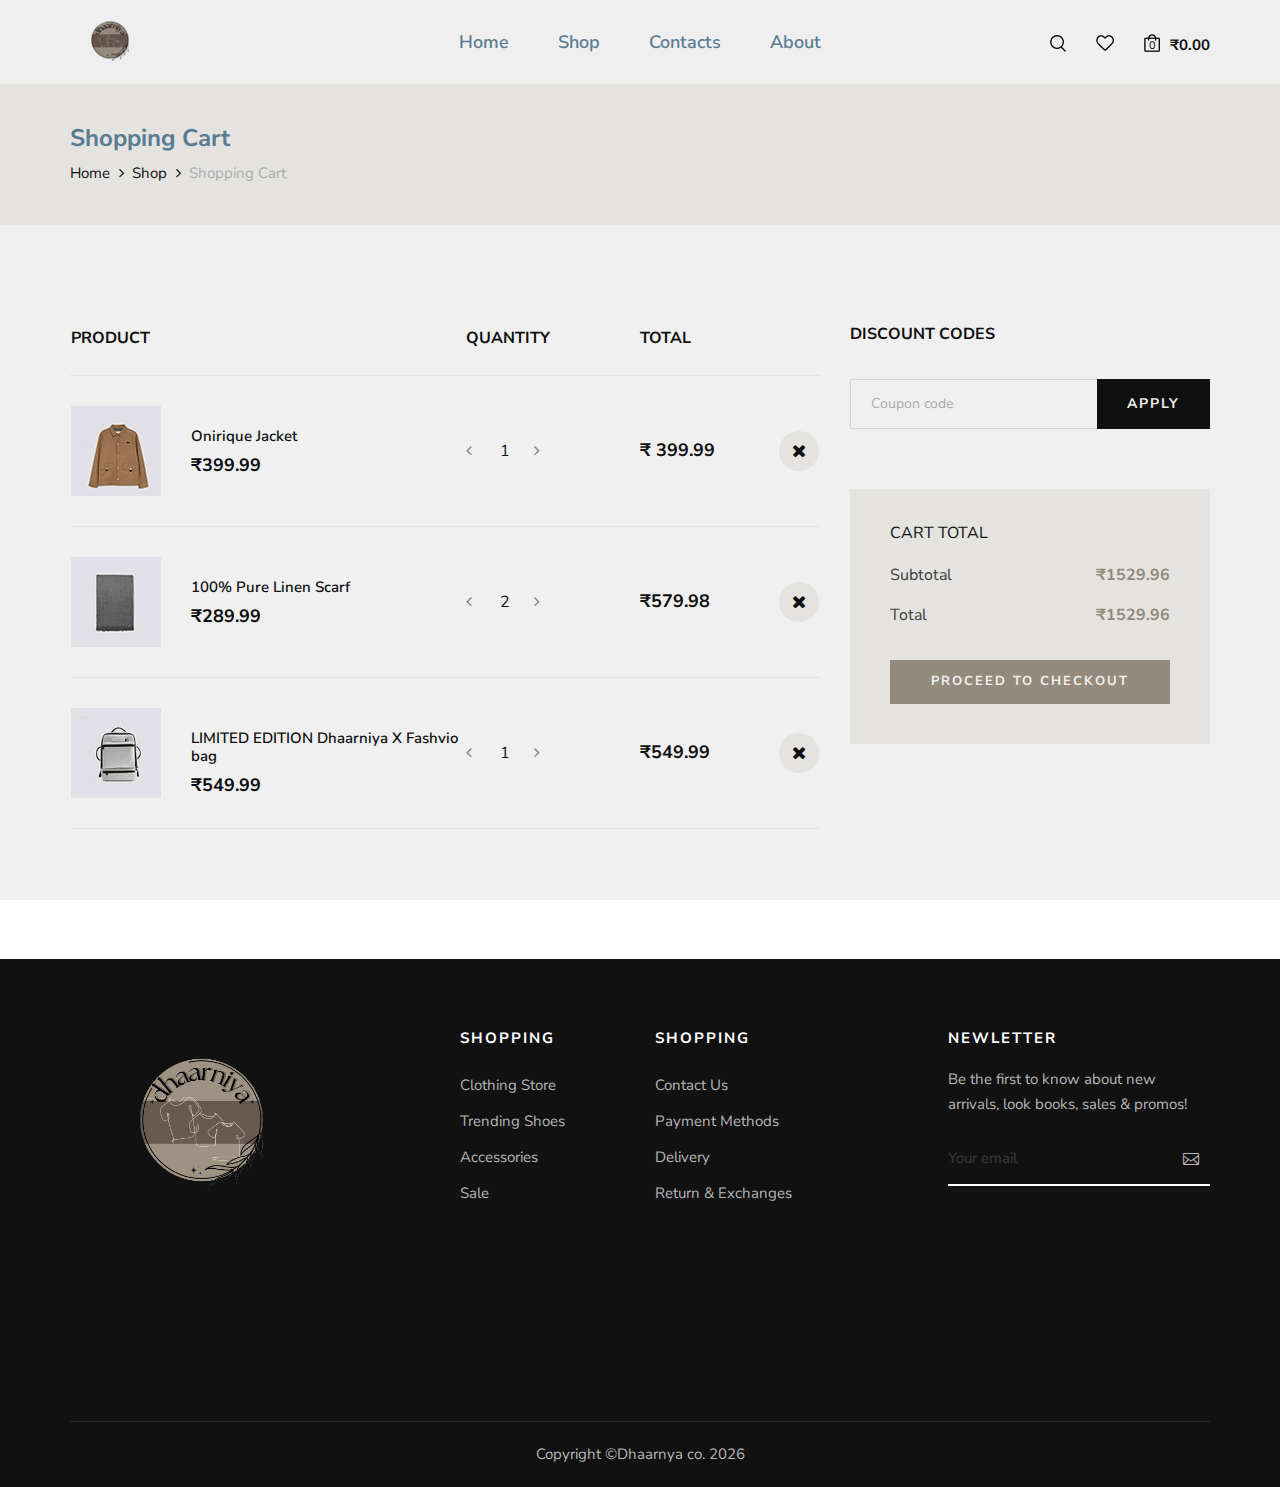
<file: shopping-cart.html>
<!DOCTYPE html>
<html lang="zxx">

<head>
    <meta charset="UTF-8">
    <meta name="description" content="Male_Fashion Template">
    <meta name="keywords" content="Male_Fashion, unica, creative, html">
    <meta name="viewport" content="width=device-width, initial-scale=1.0">
    <meta http-equiv="X-UA-Compatible" content="ie=edge">
    <title>Dhaarniya | Shopping for the masses</title>

    <link href="https://fonts.googleapis.com/css2?family=Nunito+Sans:wght@300;400;600;700;800;900&display=swap"
    rel="stylesheet">

    <link rel="stylesheet" href="css/bootstrap.min.css" type="text/css">
    <link rel="stylesheet" href="css/font-awesome.min.css" type="text/css">
    <link rel="stylesheet" href="css/elegant-icons.css" type="text/css">
    <link rel="stylesheet" href="css/magnific-popup.css" type="text/css">
    <link rel="stylesheet" href="css/nice-select.css" type="text/css">
    <link rel="stylesheet" href="css/owl.carousel.min.css" type="text/css">
    <link rel="stylesheet" href="css/slicknav.min.css" type="text/css">
    <link rel="stylesheet" href="css/style.css" type="text/css">
</head>

<body>
    <div id="preloder">
        <div class="loader"></div>
    </div>

    <div class="offcanvas-menu-overlay"></div>
    <div class="offcanvas-menu-wrapper">
        <div class="offcanvas__nav__option">
            <a href="#" class="search-switch"><img src="img/icon/search.png" alt=""></a>
            <a href="#"><img src="img/icon/heart.png" alt=""></a>
            <a href="#"><img src="img/icon/cart.png" alt=""> <span>0</span></a>
            <div class="price">$0.00</div>
        </div>
        <div id="mobile-menu-wrap"></div>
        <div class="offcanvas__text">
            <p>Free shipping, 30-day return or refund guarantee.</p>
        </div>
    </div>

    <header class="header">
        <div class="container">
            <div class="row">
                <div class="col-lg-3 col-md-3">
                    <div class="header__logo">
                        <a href="./index.html"><img src="img/logo.png" alt=""></a>
                    </div>
                </div>
                <div class="col-lg-6 col-md-6">
                    <nav class="header__menu mobile-menu">
                        <ul>
                            <li><a href="./index.html">Home</a></li>
                            <li><a href="./shop.html">Shop</a></li>
                            <li><a href="./contact.html">Contacts</a></li>
                            <li><a href="./about.html">About</a></li>
                        </ul>
                    </nav>
                </div>
                <div class="col-lg-3 col-md-3">
                    <div class="header__nav__option">
                        <a href="#" class="search-switch"><img src="img/icon/search.png" alt=""></a>
                        <a class="active" href="./shopping-cart.html"><img src="img/icon/heart.png" alt=""></a>
                        <a class="active" href="./shopping-cart.html"><img src="img/icon/cart.png" alt=""> <span>0</span></a>
                        <div class="price">₹0.00</div>
                    </div>
                </div>
            </div>
            <div class="canvas__open"><i class="fa fa-bars"></i></div>
        </div>
    </header>

    <section class="breadcrumb-option">
        <div class="container">
            <div class="row">
                <div class="col-lg-12">
                    <div class="breadcrumb__text">
                        <h4>Shopping Cart</h4>
                        <div class="breadcrumb__links">
                            <a href="./index.html">Home</a>
                            <a href="./shop.html">Shop</a>
                            <span>Shopping Cart</span>
                        </div>
                    </div>
                </div>
            </div>
        </div>
    </section>

    <section class="shopping-cart spad">
        <div class="container">
            <div class="row">
                <div class="col-lg-8">
                    <div class="shopping__cart__table">
                        <table>
                            <thead>
                                <tr>
                                    <th>Product</th>
                                    <th>Quantity</th>
                                    <th>Total</th>
                                    <th></th>
                                </tr>
                            </thead>
                            <tbody>
                                <tr>
                                    <td class="product__cart__item">
                                        <div class="product__cart__item__pic">
                                            <img src="img/shopping-cart/cart-1.jpg" alt="">
                                        </div>
                                        <div class="product__cart__item__text">
                                            <h6>Onirique Jacket</h6>
                                            <h5>₹399.99</h5>
                                        </div>
                                    </td>
                                    <td class="quantity__item">
                                        <div class="quantity">
                                            <div class="pro-qty-2">
                                                <input type="text" value="1">
                                            </div>
                                        </div>
                                    </td>
                                    <td class="cart__price">₹ 399.99</td>
                                    <td class="cart__close"><i class="fa fa-close"></i></td>
                                </tr>
                                <tr>
                                    <td class="product__cart__item">
                                        <div class="product__cart__item__pic">
                                            <img src="img/shopping-cart/cart-2.jpg" alt="">
                                        </div>
                                        <div class="product__cart__item__text">
                                            <h6>100% Pure Linen Scarf</h6>
                                            <h5>₹289.99</h5>
                                        </div>
                                    </td>
                                    <td class="quantity__item">
                                        <div class="quantity">
                                            <div class="pro-qty-2">
                                                <input type="text" value="2">
                                            </div>
                                        </div>
                                    </td>
                                    <td class="cart__price">₹579.98</td>
                                    <td class="cart__close"><i class="fa fa-close"></i></td>
                                </tr>
                                <tr>
                                    <td class="product__cart__item">
                                        <div class="product__cart__item__pic">
                                            <img src="img/shopping-cart/cart-4.jpg" alt="">
                                        </div>
                                        <div class="product__cart__item__text">
                                            <h6>LIMITED EDITION Dhaarniya X Fashvio bag</h6>
                                            <h5>₹549.99</h5>
                                        </div>
                                    </td>
                                    <td class="quantity__item">
                                        <div class="quantity">
                                            <div class="pro-qty-2">
                                                <input type="text" value="1">
                                            </div>
                                        </div>
                                    </td>
                                    <td class="cart__price">₹549.99</td>
                                    <td class="cart__close"><i class="fa fa-close"></i></td>
                                </tr>
                            </tbody>
                        </table>
                    </div>
                </div>
                <div class="col-lg-4">
                    <div class="cart__discount">
                        <h6>Discount codes</h6>
                        <form action="#">
                            <input type="text" placeholder="Coupon code">
                            <button type="submit">Apply</button>
                        </form>
                    </div>
                    <div class="cart__total">
                        <h6>Cart total</h6>
                        <ul>
                            <li>Subtotal <span>₹1529.96</span></li>
                            <li>Total <span>₹1529.96</span></li>
                        </ul>
                        <a href="#" class="primary-btn">Proceed to checkout</a>
                    </div>
                </div>
            </div>
        </div>
    </section>

     <footer class="footer">
        <div class="container">
            <div class="row">
                <div class="col-lg-3 col-md-6 col-sm-6">
                    <div class="footer__about">
                        <div class="footer__logo">
                            <a href="#"><img src="img/footer-logo.png" alt=""></a>
                        </div>
                    </div>
                </div>
                <div class="col-lg-2 offset-lg-1 col-md-3 col-sm-6">
                    <div class="footer__widget">
                        <h6>Shopping</h6>
                        <ul>
                            <li><a href="#">Clothing Store</a></li>
                            <li><a href="#">Trending Shoes</a></li>
                            <li><a href="#">Accessories</a></li>
                            <li><a href="#">Sale</a></li>
                        </ul>
                    </div>
                </div>
                <div class="col-lg-2 col-md-3 col-sm-6">
                    <div class="footer__widget">
                        <h6>Shopping</h6>
                        <ul>
                            <li><a href="#">Contact Us</a></li>
                            <li><a href="#">Payment Methods</a></li>
                            <li><a href="#">Delivery</a></li>
                            <li><a href="#">Return & Exchanges</a></li>
                        </ul>
                    </div>
                </div>
                <div class="col-lg-3 offset-lg-1 col-md-6 col-sm-6">
                    <div class="footer__widget">
                        <h6>NewLetter</h6>
                        <div class="footer__newslatter">
                            <p>Be the first to know about new arrivals, look books, sales & promos!</p>
                            <form action="#">
                                <input type="text" placeholder="Your email">
                                <button type="submit"><span class="icon_mail_alt"></span></button>
                            </form>
                        </div>
                    </div>
                </div>
            </div>
            <div class="row">
                <div class="col-lg-12 text-center">
                    <div class="footer__copyright__text">
                
                        <p>Copyright ©Dhaarnya co.
                            <script>
                                document.write(new Date().getFullYear());
                            </script>
                        </p>
                
                    </div>
                </div>
            </div>
        </div>
    </footer>

    <div class="search-model">
        <div class="h-100 d-flex align-items-center justify-content-center">
            <div class="search-close-switch">+</div>
            <form class="search-model-form">
                <input type="text" id="search-input" placeholder="Search here.....">
            </form>
        </div>
    </div>

    <script src="js/jquery-3.3.1.min.js"></script>
    <script src="js/bootstrap.min.js"></script>
    <script src="js/jquery.nice-select.min.js"></script>
    <script src="js/jquery.nicescroll.min.js"></script>
    <script src="js/jquery.magnific-popup.min.js"></script>
    <script src="js/jquery.countdown.min.js"></script>
    <script src="js/jquery.slicknav.js"></script>
    <script src="js/mixitup.min.js"></script>
    <script src="js/owl.carousel.min.js"></script>
    <script src="js/main.js"></script>
</body>

</html>
</file>
<file: css/elegant-icons.css>
@font-face {
	font-family: 'ElegantIcons';
	src:url('../fonts/ElegantIcons.eot');
	src:url('../fonts/ElegantIcons.eot?#iefix') format('embedded-opentype'),
		url('../fonts/ElegantIcons.woff') format('woff'),
		url('../fonts/ElegantIcons.ttf') format('truetype'),
		url('../fonts/ElegantIcons.svg#ElegantIcons') format('svg');
	font-weight: normal;
	font-style: normal;
}

/* Use the following CSS code if you want to use data attributes for inserting your icons */
[data-icon]:before {
	font-family: 'ElegantIcons';
	content: attr(data-icon);
	speak: none;
	font-weight: normal;
	font-variant: normal;
	text-transform: none;
	line-height: 1;
	-webkit-font-smoothing: antialiased;
	-moz-osx-font-smoothing: grayscale;
}

/* Use the following CSS code if you want to have a class per icon */
/*
Instead of a list of all class selectors,
you can use the generic selector below, but it's slower:
[class*="your-class-prefix"] {
*/
.arrow_up, .arrow_down, .arrow_left, .arrow_right, .arrow_left-up, .arrow_right-up, .arrow_right-down, .arrow_left-down, .arrow-up-down, .arrow_up-down_alt, .arrow_left-right_alt, .arrow_left-right, .arrow_expand_alt2, .arrow_expand_alt, .arrow_condense, .arrow_expand, .arrow_move, .arrow_carrot-up, .arrow_carrot-down, .arrow_carrot-left, .arrow_carrot-right, .arrow_carrot-2up, .arrow_carrot-2down, .arrow_carrot-2left, .arrow_carrot-2right, .arrow_carrot-up_alt2, .arrow_carrot-down_alt2, .arrow_carrot-left_alt2, .arrow_carrot-right_alt2, .arrow_carrot-2up_alt2, .arrow_carrot-2down_alt2, .arrow_carrot-2left_alt2, .arrow_carrot-2right_alt2, .arrow_triangle-up, .arrow_triangle-down, .arrow_triangle-left, .arrow_triangle-right, .arrow_triangle-up_alt2, .arrow_triangle-down_alt2, .arrow_triangle-left_alt2, .arrow_triangle-right_alt2, .arrow_back, .icon_minus-06, .icon_plus, .icon_close, .icon_check, .icon_minus_alt2, .icon_plus_alt2, .icon_close_alt2, .icon_check_alt2, .icon_zoom-out_alt, .icon_zoom-in_alt, .icon_search, .icon_box-empty, .icon_box-selected, .icon_minus-box, .icon_plus-box, .icon_box-checked, .icon_circle-empty, .icon_circle-slelected, .icon_stop_alt2, .icon_stop, .icon_pause_alt2, .icon_pause, .icon_menu, .icon_menu-square_alt2, .icon_menu-circle_alt2, .icon_ul, .icon_ol, .icon_adjust-horiz, .icon_adjust-vert, .icon_document_alt, .icon_documents_alt, .icon_pencil, .icon_pencil-edit_alt, .icon_pencil-edit, .icon_folder-alt, .icon_folder-open_alt, .icon_folder-add_alt, .icon_info_alt, .icon_error-oct_alt, .icon_error-circle_alt, .icon_error-triangle_alt, .icon_question_alt2, .icon_question, .icon_comment_alt, .icon_chat_alt, .icon_vol-mute_alt, .icon_volume-low_alt, .icon_volume-high_alt, .icon_quotations, .icon_quotations_alt2, .icon_clock_alt, .icon_lock_alt, .icon_lock-open_alt, .icon_key_alt, .icon_cloud_alt, .icon_cloud-upload_alt, .icon_cloud-download_alt, .icon_image, .icon_images, .icon_lightbulb_alt, .icon_gift_alt, .icon_house_alt, .icon_genius, .icon_mobile, .icon_tablet, .icon_laptop, .icon_desktop, .icon_camera_alt, .icon_mail_alt, .icon_cone_alt, .icon_ribbon_alt, .icon_bag_alt, .icon_creditcard, .icon_cart_alt, .icon_paperclip, .icon_tag_alt, .icon_tags_alt, .icon_trash_alt, .icon_cursor_alt, .icon_mic_alt, .icon_compass_alt, .icon_pin_alt, .icon_pushpin_alt, .icon_map_alt, .icon_drawer_alt, .icon_toolbox_alt, .icon_book_alt, .icon_calendar, .icon_film, .icon_table, .icon_contacts_alt, .icon_headphones, .icon_lifesaver, .icon_piechart, .icon_refresh, .icon_link_alt, .icon_link, .icon_loading, .icon_blocked, .icon_archive_alt, .icon_heart_alt, .icon_star_alt, .icon_star-half_alt, .icon_star, .icon_star-half, .icon_tools, .icon_tool, .icon_cog, .icon_cogs, .arrow_up_alt, .arrow_down_alt, .arrow_left_alt, .arrow_right_alt, .arrow_left-up_alt, .arrow_right-up_alt, .arrow_right-down_alt, .arrow_left-down_alt, .arrow_condense_alt, .arrow_expand_alt3, .arrow_carrot_up_alt, .arrow_carrot-down_alt, .arrow_carrot-left_alt, .arrow_carrot-right_alt, .arrow_carrot-2up_alt, .arrow_carrot-2dwnn_alt, .arrow_carrot-2left_alt, .arrow_carrot-2right_alt, .arrow_triangle-up_alt, .arrow_triangle-down_alt, .arrow_triangle-left_alt, .arrow_triangle-right_alt, .icon_minus_alt, .icon_plus_alt, .icon_close_alt, .icon_check_alt, .icon_zoom-out, .icon_zoom-in, .icon_stop_alt, .icon_menu-square_alt, .icon_menu-circle_alt, .icon_document, .icon_documents, .icon_pencil_alt, .icon_folder, .icon_folder-open, .icon_folder-add, .icon_folder_upload, .icon_folder_download, .icon_info, .icon_error-circle, .icon_error-oct, .icon_error-triangle, .icon_question_alt, .icon_comment, .icon_chat, .icon_vol-mute, .icon_volume-low, .icon_volume-high, .icon_quotations_alt, .icon_clock, .icon_lock, .icon_lock-open, .icon_key, .icon_cloud, .icon_cloud-upload, .icon_cloud-download, .icon_lightbulb, .icon_gift, .icon_house, .icon_camera, .icon_mail, .icon_cone, .icon_ribbon, .icon_bag, .icon_cart, .icon_tag, .icon_tags, .icon_trash, .icon_cursor, .icon_mic, .icon_compass, .icon_pin, .icon_pushpin, .icon_map, .icon_drawer, .icon_toolbox, .icon_book, .icon_contacts, .icon_archive, .icon_heart, .icon_profile, .icon_group, .icon_grid-2x2, .icon_grid-3x3, .icon_music, .icon_pause_alt, .icon_phone, .icon_upload, .icon_download, .social_facebook, .social_twitter, .social_pinterest, .social_googleplus, .social_tumblr, .social_tumbleupon, .social_wordpress, .social_instagram, .social_dribbble, .social_vimeo, .social_linkedin, .social_rss, .social_deviantart, .social_share, .social_myspace, .social_skype, .social_youtube, .social_picassa, .social_googledrive, .social_flickr, .social_blogger, .social_spotify, .social_delicious, .social_facebook_circle, .social_twitter_circle, .social_pinterest_circle, .social_googleplus_circle, .social_tumblr_circle, .social_stumbleupon_circle, .social_wordpress_circle, .social_instagram_circle, .social_dribbble_circle, .social_vimeo_circle, .social_linkedin_circle, .social_rss_circle, .social_deviantart_circle, .social_share_circle, .social_myspace_circle, .social_skype_circle, .social_youtube_circle, .social_picassa_circle, .social_googledrive_alt2, .social_flickr_circle, .social_blogger_circle, .social_spotify_circle, .social_delicious_circle, .social_facebook_square, .social_twitter_square, .social_pinterest_square, .social_googleplus_square, .social_tumblr_square, .social_stumbleupon_square, .social_wordpress_square, .social_instagram_square, .social_dribbble_square, .social_vimeo_square, .social_linkedin_square, .social_rss_square, .social_deviantart_square, .social_share_square, .social_myspace_square, .social_skype_square, .social_youtube_square, .social_picassa_square, .social_googledrive_square, .social_flickr_square, .social_blogger_square, .social_spotify_square, .social_delicious_square, .icon_printer, .icon_calulator, .icon_building, .icon_floppy, .icon_drive, .icon_search-2, .icon_id, .icon_id-2, .icon_puzzle, .icon_like, .icon_dislike, .icon_mug, .icon_currency, .icon_wallet, .icon_pens, .icon_easel, .icon_flowchart, .icon_datareport, .icon_briefcase, .icon_shield, .icon_percent, .icon_globe, .icon_globe-2, .icon_target, .icon_hourglass, .icon_balance, .icon_rook, .icon_printer-alt, .icon_calculator_alt, .icon_building_alt, .icon_floppy_alt, .icon_drive_alt, .icon_search_alt, .icon_id_alt, .icon_id-2_alt, .icon_puzzle_alt, .icon_like_alt, .icon_dislike_alt, .icon_mug_alt, .icon_currency_alt, .icon_wallet_alt, .icon_pens_alt, .icon_easel_alt, .icon_flowchart_alt, .icon_datareport_alt, .icon_briefcase_alt, .icon_shield_alt, .icon_percent_alt, .icon_globe_alt, .icon_clipboard {
	font-family: 'ElegantIcons';
	speak: none;
	font-style: normal;
	font-weight: normal;
	font-variant: normal;
	text-transform: none;
	line-height: 1;
	-webkit-font-smoothing: antialiased;
}
.arrow_up:before {
	content: "\21";
}
.arrow_down:before {
	content: "\22";
}
.arrow_left:before {
	content: "\23";
}
.arrow_right:before {
	content: "\24";
}
.arrow_left-up:before {
	content: "\25";
}
.arrow_right-up:before {
	content: "\26";
}
.arrow_right-down:before {
	content: "\27";
}
.arrow_left-down:before {
	content: "\28";
}
.arrow-up-down:before {
	content: "\29";
}
.arrow_up-down_alt:before {
	content: "\2a";
}
.arrow_left-right_alt:before {
	content: "\2b";
}
.arrow_left-right:before {
	content: "\2c";
}
.arrow_expand_alt2:before {
	content: "\2d";
}
.arrow_expand_alt:before {
	content: "\2e";
}
.arrow_condense:before {
	content: "\2f";
}
.arrow_expand:before {
	content: "\30";
}
.arrow_move:before {
	content: "\31";
}
.arrow_carrot-up:before {
	content: "\32";
}
.arrow_carrot-down:before {
	content: "\33";
}
.arrow_carrot-left:before {
	content: "\34";
}
.arrow_carrot-right:before {
	content: "\35";
}
.arrow_carrot-2up:before {
	content: "\36";
}
.arrow_carrot-2down:before {
	content: "\37";
}
.arrow_carrot-2left:before {
	content: "\38";
}
.arrow_carrot-2right:before {
	content: "\39";
}
.arrow_carrot-up_alt2:before {
	content: "\3a";
}
.arrow_carrot-down_alt2:before {
	content: "\3b";
}
.arrow_carrot-left_alt2:before {
	content: "\3c";
}
.arrow_carrot-right_alt2:before {
	content: "\3d";
}
.arrow_carrot-2up_alt2:before {
	content: "\3e";
}
.arrow_carrot-2down_alt2:before {
	content: "\3f";
}
.arrow_carrot-2left_alt2:before {
	content: "\40";
}
.arrow_carrot-2right_alt2:before {
	content: "\41";
}
.arrow_triangle-up:before {
	content: "\42";
}
.arrow_triangle-down:before {
	content: "\43";
}
.arrow_triangle-left:before {
	content: "\44";
}
.arrow_triangle-right:before {
	content: "\45";
}
.arrow_triangle-up_alt2:before {
	content: "\46";
}
.arrow_triangle-down_alt2:before {
	content: "\47";
}
.arrow_triangle-left_alt2:before {
	content: "\48";
}
.arrow_triangle-right_alt2:before {
	content: "\49";
}
.arrow_back:before {
	content: "\4a";
}
.icon_minus-06:before {
	content: "\4b";
}
.icon_plus:before {
	content: "\4c";
}
.icon_close:before {
	content: "\4d";
}
.icon_check:before {
	content: "\4e";
}
.icon_minus_alt2:before {
	content: "\4f";
}
.icon_plus_alt2:before {
	content: "\50";
}
.icon_close_alt2:before {
	content: "\51";
}
.icon_check_alt2:before {
	content: "\52";
}
.icon_zoom-out_alt:before {
	content: "\53";
}
.icon_zoom-in_alt:before {
	content: "\54";
}
.icon_search:before {
	content: "\55";
}
.icon_box-empty:before {
	content: "\56";
}
.icon_box-selected:before {
	content: "\57";
}
.icon_minus-box:before {
	content: "\58";
}
.icon_plus-box:before {
	content: "\59";
}
.icon_box-checked:before {
	content: "\5a";
}
.icon_circle-empty:before {
	content: "\5b";
}
.icon_circle-slelected:before {
	content: "\5c";
}
.icon_stop_alt2:before {
	content: "\5d";
}
.icon_stop:before {
	content: "\5e";
}
.icon_pause_alt2:before {
	content: "\5f";
}
.icon_pause:before {
	content: "\60";
}
.icon_menu:before {
	content: "\61";
}
.icon_menu-square_alt2:before {
	content: "\62";
}
.icon_menu-circle_alt2:before {
	content: "\63";
}
.icon_ul:before {
	content: "\64";
}
.icon_ol:before {
	content: "\65";
}
.icon_adjust-horiz:before {
	content: "\66";
}
.icon_adjust-vert:before {
	content: "\67";
}
.icon_document_alt:before {
	content: "\68";
}
.icon_documents_alt:before {
	content: "\69";
}
.icon_pencil:before {
	content: "\6a";
}
.icon_pencil-edit_alt:before {
	content: "\6b";
}
.icon_pencil-edit:before {
	content: "\6c";
}
.icon_folder-alt:before {
	content: "\6d";
}
.icon_folder-open_alt:before {
	content: "\6e";
}
.icon_folder-add_alt:before {
	content: "\6f";
}
.icon_info_alt:before {
	content: "\70";
}
.icon_error-oct_alt:before {
	content: "\71";
}
.icon_error-circle_alt:before {
	content: "\72";
}
.icon_error-triangle_alt:before {
	content: "\73";
}
.icon_question_alt2:before {
	content: "\74";
}
.icon_question:before {
	content: "\75";
}
.icon_comment_alt:before {
	content: "\76";
}
.icon_chat_alt:before {
	content: "\77";
}
.icon_vol-mute_alt:before {
	content: "\78";
}
.icon_volume-low_alt:before {
	content: "\79";
}
.icon_volume-high_alt:before {
	content: "\7a";
}
.icon_quotations:before {
	content: "\7b";
}
.icon_quotations_alt2:before {
	content: "\7c";
}
.icon_clock_alt:before {
	content: "\7d";
}
.icon_lock_alt:before {
	content: "\7e";
}
.icon_lock-open_alt:before {
	content: "\e000";
}
.icon_key_alt:before {
	content: "\e001";
}
.icon_cloud_alt:before {
	content: "\e002";
}
.icon_cloud-upload_alt:before {
	content: "\e003";
}
.icon_cloud-download_alt:before {
	content: "\e004";
}
.icon_image:before {
	content: "\e005";
}
.icon_images:before {
	content: "\e006";
}
.icon_lightbulb_alt:before {
	content: "\e007";
}
.icon_gift_alt:before {
	content: "\e008";
}
.icon_house_alt:before {
	content: "\e009";
}
.icon_genius:before {
	content: "\e00a";
}
.icon_mobile:before {
	content: "\e00b";
}
.icon_tablet:before {
	content: "\e00c";
}
.icon_laptop:before {
	content: "\e00d";
}
.icon_desktop:before {
	content: "\e00e";
}
.icon_camera_alt:before {
	content: "\e00f";
}
.icon_mail_alt:before {
	content: "\e010";
}
.icon_cone_alt:before {
	content: "\e011";
}
.icon_ribbon_alt:before {
	content: "\e012";
}
.icon_bag_alt:before {
	content: "\e013";
}
.icon_creditcard:before {
	content: "\e014";
}
.icon_cart_alt:before {
	content: "\e015";
}
.icon_paperclip:before {
	content: "\e016";
}
.icon_tag_alt:before {
	content: "\e017";
}
.icon_tags_alt:before {
	content: "\e018";
}
.icon_trash_alt:before {
	content: "\e019";
}
.icon_cursor_alt:before {
	content: "\e01a";
}
.icon_mic_alt:before {
	content: "\e01b";
}
.icon_compass_alt:before {
	content: "\e01c";
}
.icon_pin_alt:before {
	content: "\e01d";
}
.icon_pushpin_alt:before {
	content: "\e01e";
}
.icon_map_alt:before {
	content: "\e01f";
}
.icon_drawer_alt:before {
	content: "\e020";
}
.icon_toolbox_alt:before {
	content: "\e021";
}
.icon_book_alt:before {
	content: "\e022";
}
.icon_calendar:before {
	content: "\e023";
}
.icon_film:before {
	content: "\e024";
}
.icon_table:before {
	content: "\e025";
}
.icon_contacts_alt:before {
	content: "\e026";
}
.icon_headphones:before {
	content: "\e027";
}
.icon_lifesaver:before {
	content: "\e028";
}
.icon_piechart:before {
	content: "\e029";
}
.icon_refresh:before {
	content: "\e02a";
}
.icon_link_alt:before {
	content: "\e02b";
}
.icon_link:before {
	content: "\e02c";
}
.icon_loading:before {
	content: "\e02d";
}
.icon_blocked:before {
	content: "\e02e";
}
.icon_archive_alt:before {
	content: "\e02f";
}
.icon_heart_alt:before {
	content: "\e030";
}
.icon_star_alt:before {
	content: "\e031";
}
.icon_star-half_alt:before {
	content: "\e032";
}
.icon_star:before {
	content: "\e033";
}
.icon_star-half:before {
	content: "\e034";
}
.icon_tools:before {
	content: "\e035";
}
.icon_tool:before {
	content: "\e036";
}
.icon_cog:before {
	content: "\e037";
}
.icon_cogs:before {
	content: "\e038";
}
.arrow_up_alt:before {
	content: "\e039";
}
.arrow_down_alt:before {
	content: "\e03a";
}
.arrow_left_alt:before {
	content: "\e03b";
}
.arrow_right_alt:before {
	content: "\e03c";
}
.arrow_left-up_alt:before {
	content: "\e03d";
}
.arrow_right-up_alt:before {
	content: "\e03e";
}
.arrow_right-down_alt:before {
	content: "\e03f";
}
.arrow_left-down_alt:before {
	content: "\e040";
}
.arrow_condense_alt:before {
	content: "\e041";
}
.arrow_expand_alt3:before {
	content: "\e042";
}
.arrow_carrot_up_alt:before {
	content: "\e043";
}
.arrow_carrot-down_alt:before {
	content: "\e044";
}
.arrow_carrot-left_alt:before {
	content: "\e045";
}
.arrow_carrot-right_alt:before {
	content: "\e046";
}
.arrow_carrot-2up_alt:before {
	content: "\e047";
}
.arrow_carrot-2dwnn_alt:before {
	content: "\e048";
}
.arrow_carrot-2left_alt:before {
	content: "\e049";
}
.arrow_carrot-2right_alt:before {
	content: "\e04a";
}
.arrow_triangle-up_alt:before {
	content: "\e04b";
}
.arrow_triangle-down_alt:before {
	content: "\e04c";
}
.arrow_triangle-left_alt:before {
	content: "\e04d";
}
.arrow_triangle-right_alt:before {
	content: "\e04e";
}
.icon_minus_alt:before {
	content: "\e04f";
}
.icon_plus_alt:before {
	content: "\e050";
}
.icon_close_alt:before {
	content: "\e051";
}
.icon_check_alt:before {
	content: "\e052";
}
.icon_zoom-out:before {
	content: "\e053";
}
.icon_zoom-in:before {
	content: "\e054";
}
.icon_stop_alt:before {
	content: "\e055";
}
.icon_menu-square_alt:before {
	content: "\e056";
}
.icon_menu-circle_alt:before {
	content: "\e057";
}
.icon_document:before {
	content: "\e058";
}
.icon_documents:before {
	content: "\e059";
}
.icon_pencil_alt:before {
	content: "\e05a";
}
.icon_folder:before {
	content: "\e05b";
}
.icon_folder-open:before {
	content: "\e05c";
}
.icon_folder-add:before {
	content: "\e05d";
}
.icon_folder_upload:before {
	content: "\e05e";
}
.icon_folder_download:before {
	content: "\e05f";
}
.icon_info:before {
	content: "\e060";
}
.icon_error-circle:before {
	content: "\e061";
}
.icon_error-oct:before {
	content: "\e062";
}
.icon_error-triangle:before {
	content: "\e063";
}
.icon_question_alt:before {
	content: "\e064";
}
.icon_comment:before {
	content: "\e065";
}
.icon_chat:before {
	content: "\e066";
}
.icon_vol-mute:before {
	content: "\e067";
}
.icon_volume-low:before {
	content: "\e068";
}
.icon_volume-high:before {
	content: "\e069";
}
.icon_quotations_alt:before {
	content: "\e06a";
}
.icon_clock:before {
	content: "\e06b";
}
.icon_lock:before {
	content: "\e06c";
}
.icon_lock-open:before {
	content: "\e06d";
}
.icon_key:before {
	content: "\e06e";
}
.icon_cloud:before {
	content: "\e06f";
}
.icon_cloud-upload:before {
	content: "\e070";
}
.icon_cloud-download:before {
	content: "\e071";
}
.icon_lightbulb:before {
	content: "\e072";
}
.icon_gift:before {
	content: "\e073";
}
.icon_house:before {
	content: "\e074";
}
.icon_camera:before {
	content: "\e075";
}
.icon_mail:before {
	content: "\e076";
}
.icon_cone:before {
	content: "\e077";
}
.icon_ribbon:before {
	content: "\e078";
}
.icon_bag:before {
	content: "\e079";
}
.icon_cart:before {
	content: "\e07a";
}
.icon_tag:before {
	content: "\e07b";
}
.icon_tags:before {
	content: "\e07c";
}
.icon_trash:before {
	content: "\e07d";
}
.icon_cursor:before {
	content: "\e07e";
}
.icon_mic:before {
	content: "\e07f";
}
.icon_compass:before {
	content: "\e080";
}
.icon_pin:before {
	content: "\e081";
}
.icon_pushpin:before {
	content: "\e082";
}
.icon_map:before {
	content: "\e083";
}
.icon_drawer:before {
	content: "\e084";
}
.icon_toolbox:before {
	content: "\e085";
}
.icon_book:before {
	content: "\e086";
}
.icon_contacts:before {
	content: "\e087";
}
.icon_archive:before {
	content: "\e088";
}
.icon_heart:before {
	content: "\e089";
}
.icon_profile:before {
	content: "\e08a";
}
.icon_group:before {
	content: "\e08b";
}
.icon_grid-2x2:before {
	content: "\e08c";
}
.icon_grid-3x3:before {
	content: "\e08d";
}
.icon_music:before {
	content: "\e08e";
}
.icon_pause_alt:before {
	content: "\e08f";
}
.icon_phone:before {
	content: "\e090";
}
.icon_upload:before {
	content: "\e091";
}
.icon_download:before {
	content: "\e092";
}
.social_facebook:before {
	content: "\e093";
}
.social_twitter:before {
	content: "\e094";
}
.social_pinterest:before {
	content: "\e095";
}
.social_googleplus:before {
	content: "\e096";
}
.social_tumblr:before {
	content: "\e097";
}
.social_tumbleupon:before {
	content: "\e098";
}
.social_wordpress:before {
	content: "\e099";
}
.social_instagram:before {
	content: "\e09a";
}
.social_dribbble:before {
	content: "\e09b";
}
.social_vimeo:before {
	content: "\e09c";
}
.social_linkedin:before {
	content: "\e09d";
}
.social_rss:before {
	content: "\e09e";
}
.social_deviantart:before {
	content: "\e09f";
}
.social_share:before {
	content: "\e0a0";
}
.social_myspace:before {
	content: "\e0a1";
}
.social_skype:before {
	content: "\e0a2";
}
.social_youtube:before {
	content: "\e0a3";
}
.social_picassa:before {
	content: "\e0a4";
}
.social_googledrive:before {
	content: "\e0a5";
}
.social_flickr:before {
	content: "\e0a6";
}
.social_blogger:before {
	content: "\e0a7";
}
.social_spotify:before {
	content: "\e0a8";
}
.social_delicious:before {
	content: "\e0a9";
}
.social_facebook_circle:before {
	content: "\e0aa";
}
.social_twitter_circle:before {
	content: "\e0ab";
}
.social_pinterest_circle:before {
	content: "\e0ac";
}
.social_googleplus_circle:before {
	content: "\e0ad";
}
.social_tumblr_circle:before {
	content: "\e0ae";
}
.social_stumbleupon_circle:before {
	content: "\e0af";
}
.social_wordpress_circle:before {
	content: "\e0b0";
}
.social_instagram_circle:before {
	content: "\e0b1";
}
.social_dribbble_circle:before {
	content: "\e0b2";
}
.social_vimeo_circle:before {
	content: "\e0b3";
}
.social_linkedin_circle:before {
	content: "\e0b4";
}
.social_rss_circle:before {
	content: "\e0b5";
}
.social_deviantart_circle:before {
	content: "\e0b6";
}
.social_share_circle:before {
	content: "\e0b7";
}
.social_myspace_circle:before {
	content: "\e0b8";
}
.social_skype_circle:before {
	content: "\e0b9";
}
.social_youtube_circle:before {
	content: "\e0ba";
}
.social_picassa_circle:before {
	content: "\e0bb";
}
.social_googledrive_alt2:before {
	content: "\e0bc";
}
.social_flickr_circle:before {
	content: "\e0bd";
}
.social_blogger_circle:before {
	content: "\e0be";
}
.social_spotify_circle:before {
	content: "\e0bf";
}
.social_delicious_circle:before {
	content: "\e0c0";
}
.social_facebook_square:before {
	content: "\e0c1";
}
.social_twitter_square:before {
	content: "\e0c2";
}
.social_pinterest_square:before {
	content: "\e0c3";
}
.social_googleplus_square:before {
	content: "\e0c4";
}
.social_tumblr_square:before {
	content: "\e0c5";
}
.social_stumbleupon_square:before {
	content: "\e0c6";
}
.social_wordpress_square:before {
	content: "\e0c7";
}
.social_instagram_square:before {
	content: "\e0c8";
}
.social_dribbble_square:before {
	content: "\e0c9";
}
.social_vimeo_square:before {
	content: "\e0ca";
}
.social_linkedin_square:before {
	content: "\e0cb";
}
.social_rss_square:before {
	content: "\e0cc";
}
.social_deviantart_square:before {
	content: "\e0cd";
}
.social_share_square:before {
	content: "\e0ce";
}
.social_myspace_square:before {
	content: "\e0cf";
}
.social_skype_square:before {
	content: "\e0d0";
}
.social_youtube_square:before {
	content: "\e0d1";
}
.social_picassa_square:before {
	content: "\e0d2";
}
.social_googledrive_square:before {
	content: "\e0d3";
}
.social_flickr_square:before {
	content: "\e0d4";
}
.social_blogger_square:before {
	content: "\e0d5";
}
.social_spotify_square:before {
	content: "\e0d6";
}
.social_delicious_square:before {
	content: "\e0d7";
}
.icon_printer:before {
	content: "\e103";
}
.icon_calulator:before {
	content: "\e0ee";
}
.icon_building:before {
	content: "\e0ef";
}
.icon_floppy:before {
	content: "\e0e8";
}
.icon_drive:before {
	content: "\e0ea";
}
.icon_search-2:before {
	content: "\e101";
}
.icon_id:before {
	content: "\e107";
}
.icon_id-2:before {
	content: "\e108";
}
.icon_puzzle:before {
	content: "\e102";
}
.icon_like:before {
	content: "\e106";
}
.icon_dislike:before {
	content: "\e0eb";
}
.icon_mug:before {
	content: "\e105";
}
.icon_currency:before {
	content: "\e0ed";
}
.icon_wallet:before {
	content: "\e100";
}
.icon_pens:before {
	content: "\e104";
}
.icon_easel:before {
	content: "\e0e9";
}
.icon_flowchart:before {
	content: "\e109";
}
.icon_datareport:before {
	content: "\e0ec";
}
.icon_briefcase:before {
	content: "\e0fe";
}
.icon_shield:before {
	content: "\e0f6";
}
.icon_percent:before {
	content: "\e0fb";
}
.icon_globe:before {
	content: "\e0e2";
}
.icon_globe-2:before {
	content: "\e0e3";
}
.icon_target:before {
	content: "\e0f5";
}
.icon_hourglass:before {
	content: "\e0e1";
}
.icon_balance:before {
	content: "\e0ff";
}
.icon_rook:before {
	content: "\e0f8";
}
.icon_printer-alt:before {
	content: "\e0fa";
}
.icon_calculator_alt:before {
	content: "\e0e7";
}
.icon_building_alt:before {
	content: "\e0fd";
}
.icon_floppy_alt:before {
	content: "\e0e4";
}
.icon_drive_alt:before {
	content: "\e0e5";
}
.icon_search_alt:before {
	content: "\e0f7";
}
.icon_id_alt:before {
	content: "\e0e0";
}
.icon_id-2_alt:before {
	content: "\e0fc";
}
.icon_puzzle_alt:before {
	content: "\e0f9";
}
.icon_like_alt:before {
	content: "\e0dd";
}
.icon_dislike_alt:before {
	content: "\e0f1";
}
.icon_mug_alt:before {
	content: "\e0dc";
}
.icon_currency_alt:before {
	content: "\e0f3";
}
.icon_wallet_alt:before {
	content: "\e0d8";
}
.icon_pens_alt:before {
	content: "\e0db";
}
.icon_easel_alt:before {
	content: "\e0f0";
}
.icon_flowchart_alt:before {
	content: "\e0df";
}
.icon_datareport_alt:before {
	content: "\e0f2";
}
.icon_briefcase_alt:before {
	content: "\e0f4";
}
.icon_shield_alt:before {
	content: "\e0d9";
}
.icon_percent_alt:before {
	content: "\e0da";
}
.icon_globe_alt:before {
	content: "\e0de";
}
.icon_clipboard:before {
	content: "\e0e6";
}


	.glyph {
		float: left;
		text-align: center;
		padding: .75em;
		margin: .4em 1.5em .75em 0;
		width: 6em;
text-shadow: none;
	}
        .glyph_big {
        font-size: 128px;
        color: #59c5dc;
        float: left;
        margin-right: 20px;
        }

        .glyph div { padding-bottom: 10px;}

	.glyph input {
		font-family: consolas, monospace;
		font-size: 12px;
		width: 100%;
		text-align: center;
		border: 0;
		box-shadow: 0 0 0 1px #ccc;
		padding: .2em;
                -moz-border-radius: 5px;
                -webkit-border-radius: 5px;
	}
	.centered {
		margin-left: auto;
		margin-right: auto;
	}
	.glyph .fs1 {
		font-size: 2em;
	}
</file>
<file: css/nice-select.css>
.nice-select {
  -webkit-tap-highlight-color: transparent;
  background-color: #fff;
  border-radius: 5px;
  border: solid 1px #e8e8e8;
  box-sizing: border-box;
  clear: both;
  cursor: pointer;
  display: block;
  float: left;
  font-family: inherit;
  font-size: 14px;
  font-weight: normal;
  height: 42px;
  line-height: 40px;
  outline: none;
  padding-left: 18px;
  padding-right: 30px;
  position: relative;
  text-align: left !important;
  -webkit-transition: all 0.2s ease-in-out;
  transition: all 0.2s ease-in-out;
  -webkit-user-select: none;
     -moz-user-select: none;
      -ms-user-select: none;
          user-select: none;
  white-space: nowrap;
  width: auto; }
  .nice-select:hover {
    border-color: #dbdbdb; }
  .nice-select:active, .nice-select.open, .nice-select:focus {
    border-color: #999; }
  .nice-select:after {
    border-bottom: 2px solid #999;
    border-right: 2px solid #999;
    content: '';
    display: block;
    height: 5px;
    margin-top: -4px;
    pointer-events: none;
    position: absolute;
    right: 12px;
    top: 50%;
    -webkit-transform-origin: 66% 66%;
        -ms-transform-origin: 66% 66%;
            transform-origin: 66% 66%;
    -webkit-transform: rotate(45deg);
        -ms-transform: rotate(45deg);
            transform: rotate(45deg);
    -webkit-transition: all 0.15s ease-in-out;
    transition: all 0.15s ease-in-out;
    width: 5px; }
  .nice-select.open:after {
    -webkit-transform: rotate(-135deg);
        -ms-transform: rotate(-135deg);
            transform: rotate(-135deg); }
  .nice-select.open .list {
    opacity: 1;
    pointer-events: auto;
    -webkit-transform: scale(1) translateY(0);
        -ms-transform: scale(1) translateY(0);
            transform: scale(1) translateY(0); }
  .nice-select.disabled {
    border-color: #ededed;
    color: #999;
    pointer-events: none; }
    .nice-select.disabled:after {
      border-color: #cccccc; }
  .nice-select.wide {
    width: 100%; }
    .nice-select.wide .list {
      left: 0 !important;
      right: 0 !important; }
  .nice-select.right {
    float: right; }
    .nice-select.right .list {
      left: auto;
      right: 0; }
  .nice-select.small {
    font-size: 12px;
    height: 36px;
    line-height: 34px; }
    .nice-select.small:after {
      height: 4px;
      width: 4px; }
    .nice-select.small .option {
      line-height: 34px;
      min-height: 34px; }
  .nice-select .list {
    background-color: #fff;
    border-radius: 5px;
    box-shadow: 0 0 0 1px rgba(68, 68, 68, 0.11);
    box-sizing: border-box;
    margin-top: 4px;
    opacity: 0;
    overflow: hidden;
    padding: 0;
    pointer-events: none;
    position: absolute;
    top: 100%;
    left: 0;
    -webkit-transform-origin: 50% 0;
        -ms-transform-origin: 50% 0;
            transform-origin: 50% 0;
    -webkit-transform: scale(0.75) translateY(-21px);
        -ms-transform: scale(0.75) translateY(-21px);
            transform: scale(0.75) translateY(-21px);
    -webkit-transition: all 0.2s cubic-bezier(0.5, 0, 0, 1.25), opacity 0.15s ease-out;
    transition: all 0.2s cubic-bezier(0.5, 0, 0, 1.25), opacity 0.15s ease-out;
    z-index: 9; }
    .nice-select .list:hover .option:not(:hover) {
      background-color: transparent !important; }
  .nice-select .option {
    cursor: pointer;
    font-weight: 400;
    line-height: 40px;
    list-style: none;
    min-height: 40px;
    outline: none;
    padding-left: 18px;
    padding-right: 29px;
    text-align: left;
    -webkit-transition: all 0.2s;
    transition: all 0.2s; }
    .nice-select .option:hover, .nice-select .option.focus, .nice-select .option.selected.focus {
      background-color: #f6f6f6; }
    .nice-select .option.selected {
      font-weight: bold; }
    .nice-select .option.disabled {
      background-color: transparent;
      color: #999;
      cursor: default; }

.no-csspointerevents .nice-select .list {
  display: none; }

.no-csspointerevents .nice-select.open .list {
  display: block; }
</file>
<file: css/style.css>
html,
body {
	height: 100%;
	font-family: "Nunito Sans", sans-serif;
	-webkit-font-smoothing: antialiased;
}

h1,
h2,
h3,
h4,
h5,
h6 {
	margin: 0;
	color: #111111;
	font-weight: 400;
	font-family: "Nunito Sans", sans-serif;
}

h1 {
	font-size: 70px;
}

h2 {
	font-size: 36px;
}

h3 {
	font-size: 30px;
}

h4 {
	font-size: 24px;
}

h5 {
	font-size: 18px;
}

h6 {
	font-size: 16px;
}

p {
	font-size: 15px;
	font-family: "Nunito Sans", sans-serif;
	color: #3d3d3d;
	font-weight: 400;
	line-height: 25px;
	margin: 0 0 15px 0;
}

img {
	max-width: 100%;
}

input:focus,
select:focus,
button:focus,
textarea:focus {
	outline: none;
}

a:hover,
a:focus {
	text-decoration: none;
	outline: none;
	color: #ffffff;
}

ul,
ol {
	padding: 0;
	margin: 0;
}



.section-title {
	margin-bottom: 45px;
	text-align: center;
}

.section-title span {
	color: #5F849C;
	font-size: 14px;
	font-weight: 700;
	text-transform: uppercase;
	letter-spacing: 2px;
	margin-bottom: 15px;
	display: block;
}

.section-title h2 {
	color: #5F849C;
	font-weight: 700;
	line-height: 46px;
}

.set-bg {
	background-repeat: no-repeat;
	background-size: cover;
	background-position: top center;
}

.spad {
	padding-top: 100px;
	padding-bottom: 100px;
}

.text-white h1,
.text-white h2,
.text-white h3,
.text-white h4,
.text-white h5,
.text-white h6,
.text-white p,
.text-white span,
.text-white li,
.text-white a {
	color: #fff;
}



.primary-btn {
	display: inline-block;
	font-size: 13px;
	font-weight: 700;
	text-transform: uppercase;
	padding: 14px 30px;
	color: #ffffff;
	background: #9E9383;
	letter-spacing: 4px;
}

.site-btn {
	font-size: 14px;
	color: #ffffff;
	background: #111111;
	font-weight: 700;
	border: none;
	text-transform: uppercase;
	display: inline-block;
	padding: 14px 30px;
}



#preloder {
	position: fixed;
	width: 100%;
	height: 100%;
	top: 0;
	left: 0;
	z-index: 999999;
	background: #000;
}

.loader {
	width: 40px;
	height: 40px;
	position: absolute;
	top: 50%;
	left: 50%;
	margin-top: -13px;
	margin-left: -13px;
	border-radius: 60px;
	animation: loader 0.8s linear infinite;
	-webkit-animation: loader 0.8s linear infinite;
}

@keyframes loader {
	0% {
		-webkit-transform: rotate(0deg);
		transform: rotate(0deg);
		border: 4px solid #f44336;
		border-left-color: transparent;
	}
	50% {
		-webkit-transform: rotate(180deg);
		transform: rotate(180deg);
		border: 4px solid #673ab7;
		border-left-color: transparent;
	}
	100% {
		-webkit-transform: rotate(360deg);
		transform: rotate(360deg);
		border: 4px solid #f44336;
		border-left-color: transparent;
	}
}

@-webkit-keyframes loader {
	0% {
		-webkit-transform: rotate(0deg);
		border: 4px solid #f44336;
		border-left-color: transparent;
	}
	50% {
		-webkit-transform: rotate(180deg);
		border: 4px solid #673ab7;
		border-left-color: transparent;
	}
	100% {
		-webkit-transform: rotate(360deg);
		border: 4px solid #f44336;
		border-left-color: transparent;
	}
}

.spacial-controls {
	position: fixed;
	width: 111px;
	height: 91px;
	top: 0;
	right: 0;
	z-index: 999;
}

.spacial-controls .search-switch {
	display: block;
	height: 100%;
	padding-top: 30px;
	background: #323232;
	text-align: center;
	cursor: pointer;
}

.search-model {
	display: none;
	position: fixed;
	width: 100%;
	height: 100%;
	left: 0;
	top: 0;
	background: #000;
	z-index: 99999;
}

.search-model-form {
	padding: 0 15px;
}

.search-model-form input {
	width: 500px;
	font-size: 40px;
	border: none;
	border-bottom: 2px solid #333;
	background: 0 0;
	color: #999;
}

.search-close-switch {
	position: absolute;
	width: 50px;
	height: 50px;
	background: #333;
	color: #fff;
	text-align: center;
	border-radius: 50%;
	font-size: 28px;
	line-height: 28px;
	top: 30px;
	cursor: pointer;
	-webkit-transform: rotate(45deg);
	-ms-transform: rotate(45deg);
	transform: rotate(45deg);
	display: -webkit-box;
	display: -ms-flexbox;
	display: flex;
	-webkit-box-align: center;
	-ms-flex-align: center;
	align-items: center;
	-webkit-box-pack: center;
	-ms-flex-pack: center;
	justify-content: center;
}



.header {
	background: #fefefe;
}

.header__top {
	background: #111111;
	padding: 10px 0;
}

.header__top__left p {
	color: #ffffff;
	margin-bottom: 0;
}

.header__top__right {
	text-align: right;
}

.header__top__links {
	display: inline-block;
	margin-right: 25px;
}

.header__top__links a {
	color: #ffffff;
	font-size: 13px;
	text-transform: uppercase;
	letter-spacing: 2px;
	margin-right: 28px;
	display: inline-block;
}

.header__top__links a:last-child {
	margin-right: 0;
}

.header__top__hover {
	display: inline-block;
	position: relative;
}

.header__top__hover:hover ul {
	top: 24px;
	opacity: 1;
	visibility: visible;
}

.header__top__hover span {
	color: #ffffff;
	font-size: 13px;
	text-transform: uppercase;
	letter-spacing: 2px;
	display: inline-block;
	cursor: pointer;
}

.header__top__hover span i {
	font-size: 20px;
	position: relative;
	top: 3px;
	right: 2px;
}

.header__top__hover ul {
	background: #ffffff;
	display: inline-block;
	padding: 2px 0;
	position: absolute;
	left: 0;
	top: 44px;
	opacity: 0;
	visibility: hidden;
	z-index: 3;
	-webkit-box-shadow: 0 10px 20px rgba(0, 0, 0, 0.1);
	box-shadow: 0 10px 20px rgba(0, 0, 0, 0.1);
	-webkit-transition: all, 0.3s;
	-o-transition: all, 0.3s;
	transition: all, 0.3s;
}

.header__top__hover ul li {
	list-style: none;
	font-size: 13px;
	color: #111111;
	padding: 2px 15px;
	cursor: pointer;
}

.header__logo {
	padding: px 0;
}

.header__logo a {
	display: inline-block;
}

.header__menu {
	text-align: center;
	padding: 26px 0 25px;
}

.header__menu ul li {
	list-style: none;
	display: inline-block;
	margin-right: 45px;
	position: relative;
}

.header__menu ul li.active a:after {
	-webkit-transform: scale(1);
	-ms-transform: scale(1);
	transform: scale(1);
}

.header__menu ul li:hover a:after {
	-webkit-transform: scale(1);
	-ms-transform: scale(1);
	transform: scale(1);
}

.header__menu ul li:hover .dropdown {
	top: 32px;
	opacity: 1;
	visibility: visible;
}

.header__menu ul li:last-child {
	margin-right: 0;
}

.header__menu ul li .dropdown {
	position: absolute;
	left: 0;
	top: 56px;
	width: 150px;
	background: white;
	text-align: left;
	padding: 5px 0;
	z-index: 9;
	opacity: 0;
	visibility: hidden;
	-webkit-transition: all, 0.3s;
	-o-transition: all, 0.3s;
	transition: all, 0.3s;
}

.header__menu ul li .dropdown li {
	display: block;
	margin-right: 0;
}

.header__menu ul li .dropdown li a {
	font-size: 14px;
	color: white;
	font-weight: 400;
	padding: 5px 20px;
	text-transform: capitalize;
}

.header__menu ul li .dropdown li a:after {
	display: none;
}

.header__menu ul li a {
	font-size: 18px;
	color: #5F849C;
	display: block;
	font-weight: 600;
	position: relative;
	padding: 3px 0;
}

.header__menu ul li a:after {
	position: absolute;
	left: 0;
	bottom: 0;
	width: 100%;
	height: 2px;
	background: #9E9383;
	content: "";
	-webkit-transition: all, 0.5s;
	-o-transition: all, 0.5s;
	transition: all, 0.5s;
	-webkit-transform: scale(0);
	-ms-transform: scale(0);
	transform: scale(0);
}

.header__nav__option {
	text-align: right;
	padding: 30px 0;
}

.header__nav__option a {
	display: inline-block;
	margin-right: 26px;
	position: relative;
}

.header__nav__option a span {
	color: #0d0d0d;
	font-size: 11px;
	position: absolute;
	left: 5px;
	top: 8px;
}

.header__nav__option a:last-child {
	margin-right: 0;
}

.header__nav__option .price {
	font-size: 15px;
	color: #111111;
	font-weight: 700;
	display: inline-block;
	margin-left: -20px;
	position: relative;
	top: 3px;
}

.offcanvas-menu-wrapper {
	display: none;
}

.canvas__open {
	display: none;
}



.hero__slider.owl-carousel .owl-item.active .hero__text h6 {
	top: 0;
	opacity: 1;
}

.hero__slider.owl-carousel .owl-item.active .hero__text h2 {
	top: 0;
	opacity: 1;
}

.hero__slider.owl-carousel .owl-item.active .hero__text p {
	top: 0;
	opacity: 1;
}

.hero__slider.owl-carousel .owl-item.active .hero__text .primary-btn {
	top: 0;
	opacity: 1;
}

.hero__slider.owl-carousel .owl-nav button {
	font-size: 36px;
	color: #333333;
	position: absolute;
	left: 75px;
	top: 50%;
	margin-top: -18px;
	line-height: 29px;
}

.hero__slider.owl-carousel .owl-nav button.owl-next {
	left: auto;
	right: 75px;
}

.hero__items {
	height: 800px;
	padding-top: 230px;
}

.hero__text h6 {
	color: #9E9383;
	font-size: 14px;
	font-weight: 700;
	text-transform: uppercase;
	letter-spacing: 2px;
	margin-bottom: 28px;
	position: relative;
	top: 100px;
	opacity: 0;
	-webkit-transition: all, 0.3s;
	-o-transition: all, 0.3s;
	transition: all, 0.3s;
}
.hero__text h2 {
	color: #5F849C;
	font-size: 48px;
	font-weight: 700;
	line-height: 58px;
	margin-bottom: 30px;
	position: relative;
	top: 100px;
	opacity: 0;
	-webkit-transition: all, 0.6s;
	-o-transition: all, 0.6s;
	transition: all, 0.6s;
}

.hero__text p {
	color: black;
	font-size: 16px;
	line-height: 28px;
	margin-bottom: 35px;
	position: relative;
	top: 100px;
	opacity: 0;
	-webkit-transition: all, 0.9s;
	-o-transition: all, 0.9s;
	transition: all, 0.9s;
}

.hero__text .primary-btn {
	position: relative;
	top: 100px;
	opacity: 0;
	-webkit-transition: all, 1.1s;
	-o-transition: all, 1.1s;
	transition: all, 1.1s;
}

.hero__text .primary-btn span {
	font-size: 20px;
	position: relative;
	top: 4px;
	font-weight: 700;
}

.hero__social {
	margin-top: 190px;
}

.hero__social a {
	font-size: 16px;
	color: #3d3d3d;
	display: inline-block;
	margin-right: 32px;
}

.hero__social a:last-child {
	margin-right: 0;
}

.categories {
	background: #f3f2ee;
	overflow: hidden;
	padding-top: 150px;
	padding-bottom: 125px;
}

.categories__text {
	padding-top: 40px;
	position: relative;
	z-index: 1;
}

.categories__text:before {
	position: absolute;
	left: -485px;
	top: 0;
	height: 300px;
	width: 600px;
	background: #ffffff;
	z-index: -1;
	content: "";
}

.categories__text h2 {
	color: #9E9383;
	line-height: 72px;
	font-size: 34px;
}

.categories__text h2 span {
	font-weight: 700;
	color: #9F8C76;
}

.categories__hot__deal {
	position: relative;
	z-index: 5;
}

.categories__hot__deal img {
	height: 480px;
	min-width: 100%;
}

.hot__deal__sticker {
	height: 100px;
	width: 100px;
	background: #111111;
	border-radius: 50%;
	padding-top: 22px;
	text-align: center;
	position: absolute;
	right: 0;
	top: -36px;
}

.hot__deal__sticker span {
	display: block;
	font-size: 15px;
	color: #ffffff;
	margin-bottom: 4px;
}

.hot__deal__sticker h5 {
	color: #ffffff;
	font-size: 20px;
	font-weight: 700;
}

.categories__deal__countdown span {
	color: #DAE4EB;
	font-size: 14px;
	font-weight: 700;
	text-transform: uppercase;
	letter-spacing: 2px;
	margin-bottom: 15px;
	display: block;
}

.categories__deal__countdown h2 {
	color: #5F849C;
	font-weight: 700;
	line-height: 46px;
	margin-bottom: 25px;
}

.categories__deal__countdown .categories__deal__countdown__timer {
	margin-bottom: 20px;
	overflow: hidden;
	margin-left: -30px;
}

.categories__deal__countdown .categories__deal__countdown__timer .cd-item {
	width: 25%;
	float: left;
	margin-bottom: 25px;
	text-align: center;
	position: relative;
}

.categories__deal__countdown .categories__deal__countdown__timer .cd-item:after {
	position: absolute;
	right: 0;
	top: 7px;
	content: ":";
	font-size: 24px;
	font-weight: 700;
	color: #3d3d3d;
}

.categories__deal__countdown .categories__deal__countdown__timer .cd-item:last-child:after {
	display: none;
}

.categories__deal__countdown .categories__deal__countdown__timer .cd-item span {
	color: #111111;
	font-weight: 700;
	display: block;
	font-size: 36px;
}

.categories__deal__countdown .categories__deal__countdown__timer .cd-item p {
	margin-bottom: 0;
}




.product {
	padding-top: 50px;
	padding-bottom: 60px;
}

.filter__controls {
	text-align: center;
	margin-bottom: 45px;
}

.filter__controls li {
	color: #5F849C;
	font-size: 24px;
	font-weight: 700;
	list-style: none;
	display: inline-block;
	margin-right: 88px;
	cursor: pointer;
}

.filter__controls li:last-child {
	margin-right: 0;
}

.filter__controls li.active {
	color: #9E9383;
}

.product__item {
	overflow: hidden;
	margin-bottom: 40px;
}

.product__item.sale .product__item__pic .label {
	color: #ffffff;
	background: #111111;
}

.product__item.sale .product__item__text .rating i {
	color: #f7941d;
}

.product__item.sale .product__item__text .rating i:nth-last-child(1) {
	color: #b7b7b7;
}

.product__item:hover .product__item__pic .product__hover {
	right: 20px;
	opacity: 1;
}

.product__item:hover .product__item__text a {
	top: 22px;
	opacity: 1;
	visibility: visible;
}

.product__item:hover .product__item__text h6 {
	opacity: 0;
}

.product__item:hover .product__item__text .product__color__select {
	opacity: 1;
}

.product__item__pic {
	height: 260px;
	position: relative;
	background-position: center center;
}

.product__item__pic .label {
	color: #111111;
	font-size: 11px;
	font-weight: 700;
	letter-spacing: 2px;
	text-transform: uppercase;
	display: inline-block;
	padding: 4px 15px 2px;
	background: #ffffff;
	position: absolute;
	left: 0;
	top: 20px;
}

.product__item__pic .product__hover {
	position: absolute;
	right: -200px;
	top: 20px;
	-webkit-transition: all, 0.8s;
	-o-transition: all, 0.8s;
	transition: all, 0.8s;
}

.product__item__pic .product__hover li {
	list-style: none;
	margin-bottom: 10px;
	position: relative;
}

.product__item__pic .product__hover li:hover span {
	opacity: 1;
	visibility: visible;
}

.product__item__pic .product__hover li span {
	color: #ffffff;
	background: #111111;
	display: inline-block;
	padding: 4px 10px;
	font-size: 12px;
	position: absolute;
	left: -78px;
	top: 5px;
	z-index: 1;
	opacity: 0;
	visibility: hidden;
	-webkit-transition: all, 0.3s;
	-o-transition: all, 0.3s;
	transition: all, 0.3s;
}

.product__item__pic .product__hover li span:after {
	position: absolute;
	right: -2px;
	top: 5px;
	height: 15px;
	width: 15px;
	background: #111111;
	content: "";
	-webkit-transform: rotate(45deg);
	-ms-transform: rotate(45deg);
	transform: rotate(45deg);
	z-index: -1;
}

.product__item__pic .product__hover li img {
	background: #ffffff;
	padding: 10px;
	display: inline-block;
}

.product__item__text {
	padding-top: 25px;
	position: relative;
}

.product__item__text a {
	font-size: 15px;
	color: #9E9383;
	font-weight: 700;
	position: absolute;
	left: 0;
	top: 0;
	opacity: 0;
	visibility: hidden;
	-webkit-transition: all, 0.3s;
	-o-transition: all, 0.3s;
	transition: all, 0.3s;
}

.product__item__text h6 {
	color: #9F8C76;
	font-size: 15px;
	font-weight: 600;
	margin-bottom: 5px;
	-webkit-transition: all, 0.3s;
	-o-transition: all, 0.3s;
	transition: all, 0.3s;
}

.product__item__text .rating {
	margin-bottom: 6px;
}

.product__item__text .rating i {
	font-size: 14px;
	color: #b7b7b7;
	margin-right: -5px;
}

.product__item__text h5 {
	color: #0d0d0d;
	font-weight: 700;
}

.product__item__text .product__color__select {
	position: absolute;
	right: 0;
	bottom: 0;
	opacity: 0;
	-webkit-transition: all, 0.5s;
	-o-transition: all, 0.5s;
	transition: all, 0.5s;
}

.product__item__text .product__color__select label {
	display: inline-block;
	height: 12px;
	width: 12px;
	background: #5e64d1;
	border-radius: 50%;
	margin-bottom: 0;
	margin-right: 5px;
	position: relative;
	cursor: pointer;
}

.product__item__text .product__color__select label.black {
	background: #404a47;
}

.product__item__text .product__color__select label.grey {
	background: #d5a667;
}

.product__item__text .product__color__select label.active:after {
	opacity: 1;
}

.product__item__text .product__color__select label:after {
	position: absolute;
	left: -3px;
	top: -3px;
	height: 18px;
	width: 18px;
	border: 1px solid #b9b9b9;
	content: "";
	border-radius: 50%;
	opacity: 0;
}

.product__item__text .product__color__select label input {
	position: absolute;
	visibility: hidden;
}



.shop__sidebar {
	padding-right: 20px;
}

.shop__sidebar__search {
	margin-bottom: 45px;
}

.shop__sidebar__search form {
	position: relative;
}

.shop__sidebar__search form input {
	width: 100%;
	font-size: 15px;
	color: #b7b7b7;
	padding-left: 20px;
	border: 1px solid #e5e5e5;
	height: 42px;
}

.shop__sidebar__search form input::-webkit-input-placeholder {
	color: #b7b7b7;
}

.shop__sidebar__search form input::-moz-placeholder {
	color: #b7b7b7;
}

.shop__sidebar__search form input:-ms-input-placeholder {
	color: #b7b7b7;
}

.shop__sidebar__search form input::-ms-input-placeholder {
	color: #b7b7b7;
}

.shop__sidebar__search form input::placeholder {
	color: #b7b7b7;
}

.shop__sidebar__search form button {
	color: #b7b7b7;
	font-size: 15px;
	border: none;
	background: transparent;
	position: absolute;
	right: 0;
	padding: 0 15px;
	top: 0;
	height: 100%;
}

.shop__sidebar__accordion .card {
	border: none;
	border-radius: 0;
	margin-bottom: 25px;
}

.shop__sidebar__accordion .card:last-child {
	margin-bottom: 0;
}

.shop__sidebar__accordion .card:last-child .card-body {
	padding-bottom: 0;
	border-bottom: none;
}

.shop__sidebar__accordion .card-body {
	padding: 0;
	padding-top: 10px;
	padding-bottom: 20px;
	border-bottom: 1px solid #e5e5e5;
}

.shop__sidebar__accordion .card-heading {
	cursor: pointer;
}

.shop__sidebar__accordion .card-heading a {
	color: #5F849C;
	font-size: 16px;
	font-weight: 700;
	text-transform: uppercase;
	display: block;
}

.shop__sidebar__categories ul,
.shop__sidebar__price ul,
.shop__sidebar__brand ul {
	height: 225px;
}

.shop__sidebar__categories ul li,
.shop__sidebar__price ul li,
.shop__sidebar__brand ul li {
	list-style: none;
}

.shop__sidebar__categories ul li a,
.shop__sidebar__price ul li a,
.shop__sidebar__brand ul li a {
	color: #C8AE81;
	font-size: 15px;
	line-height: 32px;
	-webkit-transition: all, 0.3s;
	-o-transition: all, 0.3s;
	transition: all, 0.3s;
}

.shop__sidebar__categories ul li a:hover,
.shop__sidebar__price ul li a:hover,
.shop__sidebar__brand ul li a:hover {
	color: #111111;
}

.shop__sidebar__brand ul {
	height: auto;
}

.shop__sidebar__price ul {
	height: auto;
}

.shop__sidebar__size {
	padding-top: 15px;
}

.shop__sidebar__size label {
	color: #111111;
	font-size: 15px;
	font-weight: 700;
	text-transform: uppercase;
	display: inline-block;
	border: 1px solid #e5e5e5;
	padding: 6px 25px;
	margin-bottom: 10px;
	margin-right: 5px;
	cursor: pointer;
}

.shop__sidebar__size label.active {
	background: #111111;
	color: #ffffff;
	border-color: #111111;
}

.shop__sidebar__size label input {
	position: absolute;
	visibility: hidden;
}

.shop__sidebar__color {
	padding-top: 15px;
}

.shop__sidebar__color label {
	height: 30px;
	width: 30px;
	border-radius: 50%;
	position: relative;
	margin-right: 10px;
	display: inline-block;
	margin-bottom: 10px;
	cursor: pointer;
}

.shop__sidebar__color label.c-1 {
	background: #0b090c;
}

.shop__sidebar__color label.c-2 {
	background: #20315f;
}

.shop__sidebar__color label.c-3 {
	background: #f1af4d;
}

.shop__sidebar__color label.c-4 {
	background: #636068;
}

.shop__sidebar__color label.c-5 {
	background: #57594d;
}

.shop__sidebar__color label.c-6 {
	background: #e8bac4;
}

.shop__sidebar__color label.c-7 {
	background: #d6c1d7;
}

.shop__sidebar__color label.c-8 {
	background: #ed1c24;
}

.shop__sidebar__color label.c-9 {
	background: #ffffff;
}

.shop__sidebar__color label:after {
	position: absolute;
	left: -3px;
	top: -3px;
	height: 36px;
	width: 36px;
	border: 1px solid #e5e5e5;
	content: "";
	border-radius: 50%;
}

.shop__sidebar__color label input {
	position: absolute;
	visibility: hidden;
}

.shop__sidebar__tags {
	padding-top: 15px;
}

.shop__sidebar__tags a {
	color: #404040;
	font-size: 13px;
	font-weight: 700;
	background: #f1f5f8;
	padding: 5px 18px;
	display: inline-block;
	text-transform: uppercase;
	margin-right: 6px;
	margin-bottom: 10px;
	-webkit-transition: all, 0.3s;
	-o-transition: all, 0.3s;
	transition: all, 0.3s;
}

.shop__sidebar__tags a:hover {
	background: #111111;
	color: #ffffff;
}

.shop__sidebar__accordion .card-heading a:after,
.shop__sidebar__accordion .card-heading>a.active[aria-expanded=false]:after {
	content: "";
	font-family: "FontAwesome";
	font-size: 24px;
	font-weight: 700;
	color: #111111;
	position: absolute;
	right: 0;
	top: 2px;
	line-height: 20px;
}

.shop__sidebar__accordion .card-heading.active a:after {
	content: "";
	font-family: "FontAwesome";
	font-size: 24px;
	font-weight: 700;
	color: #111111;
	position: absolute;
	right: 0;
	top: 2px;
	line-height: 20px;
}

.shop__product__option {
	margin-bottom: 45px;
}

.shop__product__option p {
	color: #5F849C;
	margin-bottom: 0;
}

.shop__product__option__right {
	text-align: right;
}

.shop__product__option__right p {
	display: inline-block;
	margin-bottom: 0;
}

.shop__product__option__right .nice-select {
	float: none;
	display: inline-block;
	padding: 0;
	line-height: 26px;
	height: auto;
	border: none;
	padding-right: 28px;
}

.shop__product__option__right .nice-select:after {
	border-bottom: 1.5px solid #111111;
	border-right: 1.5px solid #111111;
	height: 8px;
	right: 12px;
	width: 8px;
}

.shop__product__option__right .nice-select span {
	color: #111111;
	font-size: 15px;
	font-weight: 700;
}

.shop__product__option__right .nice-select .list {
	border-radius: 0;
}

.product__pagination {
	padding-top: 475px;
	text-align: center;
}

.product__pagination a {
	display: inline-block;
	font-size: 16px;
	font-weight: 700;
	color: #111111;
	height: 30px;
	width: 30px;
	border: 1px solid transparent;
	border-radius: 50%;
	line-height: 30px;
	text-align: center;
}

.product__pagination a.active {
	border-color: #111111;
}

.product__pagination a:hover {
	border-color: #111111;
}

.product__pagination span {
	display: inline-block;
	font-size: 16px;
	font-weight: 700;
	color: #111111;
	padding-left: 10px;
	padding-right: 15px;
}



.product__details__pic {
	text-align: center;
	background: #f3f2ee;
	padding: 40px 0 60px;
	margin-bottom: 100px;
}

.product__details__pic .nav-tabs {
	border-bottom: none;
	width: 105px;
}

.product__details__pic .nav-tabs .nav-item {
	margin-bottom: 10px;
}

.product__details__pic .nav-tabs .nav-item:last-child {
	margin-bottom: 0;
}

.product__details__pic .nav-tabs .nav-item .nav-link {
	padding: 0;
	display: block;
}

.product__details__pic .nav-tabs .nav-item .nav-link .product__thumb__pic {
	height: 120px;
	width: 95px;
	display: -webkit-box;
	display: -ms-flexbox;
	display: flex;
	-webkit-box-align: center;
	-ms-flex-align: center;
	align-items: center;
	-webkit-box-pack: center;
	-ms-flex-pack: center;
	justify-content: center;
}

.product__details__pic .nav-tabs .nav-item .nav-link .product__thumb__pic i {
	height: 56px;
	width: 56px;
	border: 4px solid #ffffff;
	border-radius: 50%;
	font-size: 20px;
	color: #ffffff;
	line-height: 48px;
	display: inline-block;
	text-align: center;
}

.product__details__pic .nav-tabs .nav-item.show .nav-link,
.product__details__pic .nav-tabs .nav-link.active {
	background-color: transparent;
	border-color: transparent;
}

.product__details__breadcrumb {
	margin-bottom: 30px;
}

.product__details__breadcrumb a {
	font-size: 15px;
	color: #111111;
	margin-right: 18px;
	display: inline-block;
	position: relative;
}

.product__details__breadcrumb a:after {
	position: absolute;
	right: -14px;
	top: 0;
	content: "";
	font-family: "FontAwesome";
}

.product__details__breadcrumb span {
	font-size: 15px;
	color: #b7b7b7;
	display: inline-block;
}

.product__details__pic__item {
	position: relative;
}

.product__details__pic__item a {
	height: 56px;
	width: 56px;
	border: 4px solid #ffffff;
	border-radius: 50%;
	font-size: 20px;
	color: #ffffff;
	line-height: 48px;
	text-align: center;
	display: inline-block;
	position: absolute;
	left: 50%;
	top: 50%;
	margin-top: -28px;
	margin-left: -28px;
}

.product__details__text {
	text-align: center;
}

.product__details__text h4 {
	color: #111111;
	font-weight: 700;
	margin-bottom: 10px;
}

.product__details__text .rating {
	margin-bottom: 20px;
}

.product__details__text .rating i {
	font-size: 15px;
	color: #f7941d;
	display: inline-block;
	margin-right: -5px;
}

.product__details__text .rating span {
	display: inline-block;
	color: #3d3d3d;
	margin-left: 5px;
}

.product__details__text h3 {
	color: #0d0d0d;
	font-weight: 700;
	margin-bottom: 16px;
}

.product__details__text h3 span {
	color: #b7b7b7;
	font-size: 20px;
	font-weight: 400;
	margin-left: 10px;
	text-decoration: line-through;
}

.product__details__text p {
	margin-bottom: 35px;
}

.product__details__option {
	margin-bottom: 30px;
}

.product__details__option__size {
	display: inline-block;
	margin-right: 50px;
}

.product__details__option__size span {
	color: #111111;
	display: inline-block;
	margin-right: 10px;
}

.product__details__option__size label {
	color: #111111;
	font-size: 15px;
	font-weight: 700;
	text-transform: uppercase;
	display: inline-block;
	border: 1px solid #e5e5e5;
	padding: 6px 15px;
	margin-bottom: 0;
	margin-right: 5px;
	cursor: pointer;
}

.product__details__option__size label.active {
	background: #111111;
	color: #ffffff;
	border-color: #111111;
}

.product__details__option__size label input {
	position: absolute;
	visibility: hidden;
}

.product__details__option__color {
	display: inline-block;
	position: relative;
	top: 10px;
}

.product__details__option__color span {
	color: #111111;
	display: inline-block;
	margin-right: 10px;
	position: relative;
	top: -9px;
}

.product__details__option__color label {
	height: 30px;
	width: 30px;
	border-radius: 50%;
	position: relative;
	margin-right: 10px;
	margin-bottom: 0;
	display: inline-block;
	cursor: pointer;
}

.product__details__option__color label.c-1 {
	background: #0b090c;
}

.product__details__option__color label.c-2 {
	background: #20315f;
}

.product__details__option__color label.c-3 {
	background: #f1af4d;
}

.product__details__option__color label.c-4 {
	background: #ed1c24;
}

.product__details__option__color label.c-9 {
	background: #ffffff;
}

.product__details__option__color label:after {
	position: absolute;
	left: -3px;
	top: -3px;
	height: 36px;
	width: 36px;
	border: 1px solid #e5e5e5;
	content: "";
	border-radius: 50%;
}

.product__details__option__color label input {
	position: absolute;
	visibility: hidden;
}

.product__details__cart__option {
	margin-bottom: 25px;
}

.product__details__cart__option .quantity {
	display: inline-block;
	margin-right: 20px;
}

.product__details__cart__option .quantity .pro-qty {
	width: 100px;
	height: 40px;
	border: 1px solid #e5e5e5;
	position: relative;
}

.product__details__cart__option .quantity .pro-qty input {
	color: #0d0d0d;
	font-size: 15px;
	font-weight: 700;
	width: 70px;
	height: 100%;
	text-align: center;
	border: none;
}

.product__details__cart__option .quantity .pro-qty .qtybtn {
	font-size: 18px;
	color: #0d0d0d;
	position: absolute;
	right: 15px;
	top: 3px;
	height: 10px;
	width: 10px;
	cursor: pointer;
	font-weight: 600;
}

.product__details__cart__option .quantity .pro-qty .qtybtn.inc {
	top: 16px;
}

.product__details__btns__option {
	margin-bottom: 40px;
}

.product__details__btns__option a {
	display: inline-block;
	font-size: 13px;
	color: #3d3d3d;
	letter-spacing: 2px;
	text-transform: uppercase;
	font-weight: 700;
	margin-right: 20px;
}

.product__details__btns__option a:last-child {
	margin-right: 0;
}

.product__details__last__option h5 {
	color: #111111;
	font-weight: 700;
	font-size: 20px;
	position: relative;
	margin-bottom: 26px;
}

.product__details__last__option h5 span {
	background: #ffffff;
	padding: 0 30px;
}

.product__details__last__option h5:before {
	position: absolute;
	left: 0;
	right: 0;
	top: 10px;
	height: 1px;
	width: 460px;
	background: #e5e5e5;
	content: "";
	z-index: -1;
	margin: 0 auto;
}

.product__details__last__option ul {
	padding-top: 40px;
}

.product__details__last__option ul li {
	list-style: none;
	font-size: 15px;
	color: #111111;
	font-weight: 700;
	line-height: 30px;
}

.product__details__last__option ul li span {
	font-weight: 400;
	color: #b7b7b7;
}

.product__details__tab {
	padding-top: 60px;
}

.product__details__tab .nav-tabs {
	border-bottom: 1px solid #e5e5e5;
	-webkit-box-pack: center;
	-ms-flex-pack: center;
	justify-content: center;
}

.product__details__tab .nav-tabs .nav-item {
	margin-right: 50px;
}

.product__details__tab .nav-tabs .nav-item:last-child {
	margin-right: 0;
}

.product__details__tab .nav-tabs .nav-item .nav-link {
	font-size: 20px;
	color: #b7b7b7;
	padding: 0;
	border: none;
	font-weight: 700;
	padding-bottom: 10px;
	border-bottom: 2px solid transparent;
}

.product__details__tab .nav-tabs .nav-item .nav-link.active {
	border-bottom: 2px solid #e53637;
}

.product__details__tab__content {
	padding-top: 35px;
}

.note {
	color: #111111;
	font-size: 18px;
	font-weight: 700;
	line-height: 28px;
	margin-bottom: 25px;
}

.product__details__tab__content__item {
	margin-bottom: 30px;
}

.product__details__tab__content__item:last-child {
	margin-bottom: 0;
}

.product__details__tab__content__item h5 {
	color: #111111;
	font-size: 20px;
	font-weight: 700;
	margin-bottom: 12px;
}

.product__details__tab__content__item p {
	margin-bottom: 0;
}



.related {
	padding-bottom: 55px;
}

.related-title {
	color: #111111;
	font-weight: 700;
	margin-bottom: 45px;
	text-align: center;
}



.footer {
	background: #111111;
	padding-top: 70px;
}

.footer__about {
	margin-bottom: 30px;
}

.footer__about .footer__logo {
	position: relative;
	bottom: 40px;
	padding-bottom: 30px;
}

.footer__about .footer__logo a {
	padding-bottom: 30px;
	display: inline-block;
}

.footer__widget {
	margin-bottom: 30px;
}

.footer__widget h6 {
	color: #ffffff;
	font-size: 15px;
	font-weight: 700;
	text-transform: uppercase;
	letter-spacing: 2px;
	margin-bottom: 20px;
}

.footer__widget ul li {
	line-height: 36px;
	list-style: none;
}

.footer__widget ul li a {
	color: #b7b7b7;
	font-size: 15px;
}

.footer__widget .footer__newslatter p {
	color: #b7b7b7;
}

.footer__widget .footer__newslatter form {
	position: relative;
}

.footer__widget .footer__newslatter form input {
	width: 100%;
	font-size: 15px;
	color: #3d3d3d;
	background: transparent;
	border: none;
	padding: 15px 0;
	border-bottom: 2px solid #ffffff;
}

.footer__widget .footer__newslatter form input::-webkit-input-placeholder {
	color: #3d3d3d;
}

.footer__widget .footer__newslatter form input::-moz-placeholder {
	color: #3d3d3d;
}

.footer__widget .footer__newslatter form input:-ms-input-placeholder {
	color: #3d3d3d;
}

.footer__widget .footer__newslatter form input::-ms-input-placeholder {
	color: #3d3d3d;
}

.footer__widget .footer__newslatter form input::placeholder {
	color: #3d3d3d;
}

.footer__widget .footer__newslatter form button {
	color: #b7b7b7;
	font-size: 16px;
	position: absolute;
	right: 5px;
	top: 0;
	height: 100%;
	background: transparent;
	border: none;
}

.footer__copyright__text {
	border-top: 1px solid rgba(255, 255, 255, 0.1);
	padding: 20px 0;
	margin-top: 40px;
}

.footer__copyright__text p {
	color: #b7b7b7;
	margin-bottom: 0;
}

.footer__copyright__text p i {
	color: #e53637;
}

.footer__copyright__text p a {
	color: #e53637;
}



.breadcrumb-option {
	background: #f3f2ee;
	padding: 40px 0;
}

.breadcrumb__text h4 {
	color: #5F849C;
	font-weight: 700;
	margin-bottom: 8px;
}

.breadcrumb__links a {
	font-size: 15px;
	color: #111111;
	margin-right: 18px;
	display: inline-block;
	position: relative;
}

.breadcrumb__links a:after {
	position: absolute;
	right: -14px;
	top: 0;
	content: "";
	font-family: "FontAwesome";
}

.breadcrumb__links span {
	font-size: 15px;
	color: #b7b7b7;
	display: inline-block;
}



.breadcrumb-blog {
	text-align: center;
	display: -webkit-box;
	display: -ms-flexbox;
	display: flex;
	-webkit-box-align: center;
	-ms-flex-align: center;
	align-items: center;
	-webkit-box-pack: center;
	-ms-flex-pack: center;
	justify-content: center;
	height: 350px;
}

.breadcrumb-blog h2 {
	color: #ffffff;
	font-size: 60px;
	font-weight: 700;
}



.about {
	padding-bottom: 70px;
}

.about__pic {
	margin-bottom: 35px;
}

.about__pic img {
	min-width: 100%;
}

.about__item {
	margin-bottom: 30px;
}

.about__item h4 {
	color: #111111;
	font-weight: 700;
	margin-bottom: 10px;
}

.about__item p {
	margin-bottom: 0;
}



.testimonial {
	background: #f3f2ee;
}

.testimonial__text {
	text-align: center;
	padding: 130px 150px 175px;
}

.testimonial__text span {
	color: #e53637;
	font-size: 72px;
}

.testimonial__text p {
	color: #111111;
	font-size: 20px;
	font-style: italic;
	line-height: 30px;
	padding-top: 12px;
	margin-bottom: 25px;
}

.testimonial__author {
	display: inline-block;
}

.testimonial__author__pic {
	float: left;
	margin-right: 20px;
}

.testimonial__author__pic img {
	height: 60px;
	width: 60px;
	border-radius: 50%;
}

.testimonial__author__text {
	overflow: hidden;
	padding-top: 3px;
}

.testimonial__author__text h5 {
	color: #111111;
	font-weight: 700;
	margin-bottom: 5px;
}

.testimonial__author__text p {
	color: #b7b7b7;
	margin-bottom: 0 !important;
	padding-top: 0;
}

.testimonial__pic {
	height: 600px;
}



.counter {
	padding-bottom: 0;
}

.counter .container {
	border-bottom: 1px solid #e5e5e5;
	padding-bottom: 70px;
}

.counter__item {
	margin-bottom: 30px;
	overflow: hidden;
}

.counter__item .counter__item__number {
	float: left;
	margin-right: 15px;
}

.counter__item .counter__item__number h2 {
	color: #111111;
	font-weight: 700;
	font-size: 60px;
	line-height: 50px;
	display: inline-block;
}

.counter__item .counter__item__number strong {
	color: #111111;
	font-weight: 700;
	font-size: 60px;
	line-height: 50px;
	display: inline-block;
}

.counter__item span {
	display: block;
	color: #3d3d3d;
	font-size: 18px;
	font-weight: 700;
	line-height: 25px;
	overflow: hidden;
}



.team {
	padding-bottom: 70px;
}

.team__item {
	margin-bottom: 30px;
}

.team__item img {
	min-width: 100%;
	margin-bottom: 25px;
}

.team__item h4 {
	color: #111111;
	font-weight: 700;
	margin-bottom: 8px;
}

.team__item span {
	font-size: 15px;
	display: block;
	color: #b7b7b7;
}



.clients {
	padding-top: 0;
	padding-bottom: 25px;
}

.client__item {
	display: block;
	margin-bottom: 75px;
	text-align: center;
}



.shopping__cart__table {
	margin-bottom: 30px;
}

.shopping__cart__table table {
	width: 100%;
}

.shopping__cart__table table thead {
	border-bottom: 1px solid #f2f2f2;
}

.shopping__cart__table table thead tr th {
	color: #111111;
	font-size: 16px;
	font-weight: 700;
	text-transform: uppercase;
	padding-bottom: 25px;
}

.shopping__cart__table table tbody tr {
	border-bottom: 1px solid #f2f2f2;
}

.shopping__cart__table table tbody tr td {
	padding-bottom: 30px;
	padding-top: 30px;
}

.shopping__cart__table table tbody tr td.product__cart__item {
	width: 400px;
}

.shopping__cart__table table tbody tr td.product__cart__item .product__cart__item__pic {
	float: left;
	margin-right: 30px;
}

.shopping__cart__table table tbody tr td.product__cart__item .product__cart__item__text {
	overflow: hidden;
	padding-top: 21px;
}

.shopping__cart__table table tbody tr td.product__cart__item .product__cart__item__text h6 {
	color: #111111;
	font-size: 15px;
	font-weight: 600;
	margin-bottom: 10px;
}

.shopping__cart__table table tbody tr td.product__cart__item .product__cart__item__text h5 {
	color: #0d0d0d;
	font-weight: 700;
}

.shopping__cart__table table tbody tr td.quantity__item {
	width: 175px;
}

.shopping__cart__table table tbody tr td.quantity__item .quantity .pro-qty-2 {
	width: 80px;
}

.shopping__cart__table table tbody tr td.quantity__item .quantity .pro-qty-2 input {
	width: 50px;
	border: none;
	text-align: center;
	color: #111111;
	font-size: 16px;
}

.shopping__cart__table table tbody tr td.quantity__item .quantity .pro-qty-2 .qtybtn {
	font-size: 16px;
	color: #888888;
	width: 10px;
	cursor: pointer;
}

.shopping__cart__table table tbody tr td.cart__price {
	color: #111111;
	font-size: 18px;
	font-weight: 700;
	width: 140px;
}

.shopping__cart__table table tbody tr td.cart__close i {
	font-size: 18px;
	color: #111111;
	height: 40px;
	width: 40px;
	background: #f3f2ee;
	border-radius: 50%;
	line-height: 40px;
	text-align: center;
}

.continue__btn.update__btn {
	text-align: right;
}

.continue__btn.update__btn a {
	color: #ffffff;
	background: #111111;
	border-color: #111111;
}

.continue__btn.update__btn a i {
	margin-right: 5px;
}

.continue__btn a {
	color: #111111;
	font-size: 14px;
	font-weight: 700;
	letter-spacing: 2px;
	text-transform: uppercase;
	border: 1px solid #e1e1e1;
	padding: 14px 35px;
	display: inline-block;
}

.cart__discount {
	margin-bottom: 60px;
}

.cart__discount h6 {
	color: #111111;
	font-weight: 700;
	text-transform: uppercase;
	margin-bottom: 35px;
}

.cart__discount form {
	position: relative;
}

.cart__discount form input {
	font-size: 14px;
	color: #b7b7b7;
	height: 50px;
	width: 100%;
	border: 1px solid #e1e1e1;
	padding-left: 20px;
}

.cart__discount form input::-webkit-input-placeholder {
	color: #b7b7b7;
}

.cart__discount form input::-moz-placeholder {
	color: #b7b7b7;
}

.cart__discount form input:-ms-input-placeholder {
	color: #b7b7b7;
}

.cart__discount form input::-ms-input-placeholder {
	color: #b7b7b7;
}

.cart__discount form input::placeholder {
	color: #b7b7b7;
}

.cart__discount form button {
	font-size: 14px;
	color: #ffffff;
	font-weight: 700;
	letter-spacing: 2px;
	text-transform: uppercase;
	background: #111111;
	padding: 0 30px;
	border: none;
	position: absolute;
	right: 0;
	top: 0;
	height: 100%;
}

.cart__total {
	background: #f3f2ee;
	padding: 35px 40px 40px;
}

.cart__total h6 {
	color: #111111;
	text-transform: uppercase;
	margin-bottom: 12px;
}

.cart__total ul {
	margin-bottom: 25px;
}

.cart__total ul li {
	list-style: none;
	font-size: 16px;
	color: #444444;
	line-height: 40px;
	overflow: hidden;
}

.cart__total ul li span {
	font-weight: 700;
	color: #9E9383;
	float: right;
}

.cart__total .primary-btn {
	display: block;
	padding: 12px 10px;
	text-align: center;
	letter-spacing: 2px;
}



.coupon__code {
	color: #0d0d0d;
	font-size: 14px;
	border-top: 2px solid #77b527;
	background: #f5f5f5;
	padding: 23px 30px 18px;
	margin-bottom: 50px;
}

.coupon__code span {
	margin-right: 15px;
}

.coupon__code a {
	color: #0d0d0d;
}

.checkout__title {
	color: #111111;
	font-weight: 700;
	text-transform: uppercase;
	border-bottom: 1px solid #e1e1e1;
	padding-bottom: 25px;
	margin-bottom: 30px;
}

.checkout__input {
	margin-bottom: 6px;
}

.checkout__input p {
	color: #111111;
	margin-bottom: 12px;
}

.checkout__input p span {
	color: #e53637;
}

.checkout__input input {
	height: 50px;
	width: 100%;
	border: 1px solid #e1e1e1;
	font-size: 14px;
	color: #b7b7b7;
	padding-left: 20px;
	margin-bottom: 20px;
}

.checkout__input input::-webkit-input-placeholder {
	color: #b7b7b7;
}

.checkout__input input::-moz-placeholder {
	color: #b7b7b7;
}

.checkout__input input:-ms-input-placeholder {
	color: #b7b7b7;
}

.checkout__input input::-ms-input-placeholder {
	color: #b7b7b7;
}

.checkout__input input::placeholder {
	color: #b7b7b7;
}

.checkout__input__checkbox label {
	font-size: 15px;
	color: #0d0d0d;
	position: relative;
	padding-left: 30px;
	cursor: pointer;
	margin-bottom: 16px;
	display: block;
}

.checkout__input__checkbox label input {
	position: absolute;
	visibility: hidden;
}

.checkout__input__checkbox label input:checked~.checkmark {
	border-color: #e53637;
}

.checkout__input__checkbox label input:checked~.checkmark:after {
	opacity: 1;
}

.checkout__input__checkbox label .checkmark {
	position: absolute;
	left: 0;
	top: 3px;
	height: 14px;
	width: 14px;
	border: 1.5px solid #d7d7d7;
	content: "";
	border-radius: 2px;
}

.checkout__input__checkbox label .checkmark:after {
	position: absolute;
	left: 1px;
	top: -3px;
	width: 14px;
	height: 7px;
	border: solid #e53637;
	border-width: 1.5px 1.5px 0px 0px;
	-webkit-transform: rotate(127deg);
	-ms-transform: rotate(127deg);
	transform: rotate(127deg);
	content: "";
	opacity: 0;
}

.checkout__input__checkbox p {
	color: #0d0d0d;
	font-size: 14px;
	line-height: 24px;
	margin-bottom: 22px;
}

.checkout__order {
	background: #f3f2ee;
	padding: 30px;
}

.checkout__order .order__title {
	color: #111111;
	font-weight: 700;
	text-transform: uppercase;
	border-bottom: 1px solid #d7d7d7;
	padding-bottom: 25px;
	margin-bottom: 30px;
}

.checkout__order p {
	color: #444444;
	font-size: 16px;
	line-height: 28px;
}

.checkout__order .site-btn {
	width: 100%;
	margin-top: 8px;
}

.checkout__order__products {
	font-size: 16px;
	color: #111111;
	overflow: hidden;
	margin-bottom: 18px;
}

.checkout__order__products span {
	float: right;
}

.checkout__total__products {
	margin-bottom: 20px;
}

.checkout__total__products li {
	font-size: 16px;
	color: #444444;
	list-style: none;
	line-height: 26px;
	overflow: hidden;
	margin-bottom: 15px;
}

.checkout__total__products li:last-child {
	margin-bottom: 0;
}

.checkout__total__products li span {
	color: #111111;
	float: right;
}

.checkout__total__all {
	border-top: 1px solid #d7d7d7;
	border-bottom: 1px solid #d7d7d7;
	padding: 15px 0;
	margin-bottom: 26px;
}

.checkout__total__all li {
	list-style: none;
	font-size: 16px;
	color: #111111;
	line-height: 40px;
	overflow: hidden;
}

.checkout__total__all li span {
	color: #e53637;
	font-weight: 700;
	float: right;
}



.blog {
	padding-bottom: 55px;
}

.latest {
	padding-bottom: 55px;
}

.blog__item {
	margin-bottom: 45px;
}

.blog__item:hover a::after {
	width: 40px;
	background: #e53637;
}

.blog__item:hover .blog__item__text {
	-webkit-box-shadow: 0px 15px 60px rgba(67, 69, 70, 0.05);
	box-shadow: 0px 15px 60px rgba(67, 69, 70, 0.05);
}

.blog__item__pic {
	height: 270px;
}

.blog__item__text {
	padding: 30px 30px 25px;
	margin: 0 30px;
	margin-top: -35px;
	background: #ffffff;
	-webkit-transition: all, 0.3s;
	-o-transition: all, 0.3s;
	transition: all, 0.3s;
}

.blog__item__text span {
	color: #3d3d3d;
	font-size: 13px;
	display: block;
	margin-bottom: 10px;
}

.blog__item__text span img {
	margin-right: 6px;
}

.blog__item__text h5 {
	color: #0d0d0d;
	font-weight: 700;
	line-height: 28px;
	margin-bottom: 10px;
}

.blog__item__text a {
	display: inline-block;
	color: #111111;
	font-size: 13px;
	font-weight: 700;
	letter-spacing: 4px;
	text-transform: uppercase;
	padding: 3px 0;
	position: relative;
}

.blog__item__text a:after {
	position: absolute;
	left: 0;
	bottom: 0;
	width: 100%;
	height: 2px;
	background: #111111;
	content: "";
	-webkit-transition: all, 0.3s;
	-o-transition: all, 0.3s;
	transition: all, 0.3s;
}



.blog__sidebar__item {
	text-align: center;
	margin-bottom: 65px;
}

.blog__sidebar__item:last-child {
	margin-bottom: 0;
}

.blog__sidebar__item form input {
	height: 50px;
	font-size: 15px;
	color: #444444;
	padding-left: 20px;
	border: 1px solid #e1e1e1;
	width: 100%;
	margin-bottom: 20px;
}

.blog__sidebar__item form input::-webkit-input-placeholder {
	color: #444444;
}

.blog__sidebar__item form input::-moz-placeholder {
	color: #444444;
}

.blog__sidebar__item form input:-ms-input-placeholder {
	color: #444444;
}

.blog__sidebar__item form input::-ms-input-placeholder {
	color: #444444;
}

.blog__sidebar__item form input::placeholder {
	color: #444444;
}

.blog__sidebar__title {
	text-align: center;
	margin-bottom: 35px;
}

.blog__sidebar__title h4 {
	color: #111111;
	font-weight: 700;
	position: relative;
	padding-bottom: 20px;
}

.blog__sidebar__title h4::before {
	position: absolute;
	left: 0;
	right: 0;
	bottom: 0;
	height: 5px;
	width: 70px;
	background: #e1e1e1;
	content: "";
	margin: 0 auto;
}

.blog__sidebar__social a {
	display: inline-block;
	font-size: 18px;
	color: #111111;
	width: 50px;
	height: 50px;
	background: #f2f2f2;
	border-radius: 50%;
	line-height: 50px;
	text-align: center;
	margin-right: 6px;
}

.blog__sidebar__social a:last-child {
	margin-right: 6px;
}

.recent__item {
	display: block;
	overflow: hidden;
	margin-bottom: 25px;
	text-align: left;
}

.recent__item__pic {
	float: left;
	margin-right: 25px;
}

.recent__item__text {
	overflow: hidden;
}

.recent__item__text h6 {
	color: #111111;
	line-height: 21px;
	font-weight: 700;
}

.recent__item__text span {
	font-size: 13px;
	color: #888888;
}



.blog-hero {
	background: #f3f2ee;
	padding-top: 125px;
	padding-bottom: 190px;
}

.blog__hero__text h2 {
	color: #111111;
	font-size: 42px;
	font-weight: 700;
	line-height: 50px;
	margin-bottom: 18px;
}

.blog__hero__text ul li {
	list-style: none;
	font-size: 15px;
	color: #3d3d3d;
	display: inline-block;
	margin-right: 40px;
	position: relative;
}

.blog__hero__text ul li:after {
	position: absolute;
	right: -25px;
	top: 0;
	content: "|";
}

.blog__hero__text ul li:last-child {
	margin-right: 0;
}

.blog__hero__text ul li:last-child:after {
	display: none;
}



.blog-details {
	margin-top: -115px;
	padding-top: 0;
}

.blog__details__content {
	position: relative;
}

.blog__details__pic {
	margin-bottom: 60px;
}

.blog__details__pic img {
	min-width: 100%;
	border-radius: 5px;
}

.blog__details__share {
	text-align: center;
	position: absolute;
	left: -120px;
	top: 0;
}

.blog__details__share span {
	color: #111111;
	font-size: 20px;
	text-transform: uppercase;
	font-weight: 700;
	display: block;
	margin-bottom: 30px;
}

.blog__details__share ul li {
	list-style: none;
	margin-bottom: 15px;
}

.blog__details__share ul li a {
	color: #ffffff;
	font-size: 18px;
	height: 46px;
	display: inline-block;
	width: 46px;
	border-radius: 50%;
	line-height: 46px;
	text-align: center;
	background: #4267b2;
}

.blog__details__share ul li a.twitter {
	background: #1da1f2;
}

.blog__details__share ul li a.youtube {
	background: #fe0003;
}

.blog__details__share ul li a.linkedin {
	background: #0173b2;
}

.blog__details__text {
	margin-bottom: 50px;
}

.blog__details__text p {
	font-size: 18px;
	line-height: 34px;
}

.blog__details__text p:last-child {
	margin-bottom: 0;
}

.blog__details__quote {
	background: #f3f2ee;
	padding: 50px 40px 35px;
	border-radius: 5px;
	position: relative;
	margin-bottom: 45px;
}

.blog__details__quote i {
	font-size: 16px;
	color: #ffffff;
	height: 50px;
	width: 50px;
	background: #e53637;
	border-radius: 50%;
	line-height: 50px;
	text-align: center;
	position: absolute;
	left: 40px;
	top: -25px;
}

.blog__details__quote p {
	color: #111111;
	font-size: 18px;
	font-weight: 600;
	font-style: italic;
	margin-bottom: 20px;
}

.blog__details__quote h6 {
	color: #e53637;
	font-size: 15px;
	font-weight: 700;
	text-transform: uppercase;
}

.blog__details__option {
	border-top: 1px solid #e5e5e5;
	padding-top: 15px;
	margin-bottom: 70px;
}

.blog__details__author__pic {
	display: inline-block;
	margin-right: 15px;
}

.blog__details__author__pic img {
	height: 46px;
	width: 46px;
	border-radius: 50%;
}

.blog__details__author__text {
	display: inline-block;
}

.blog__details__author__text h5 {
	color: #111111;
	font-weight: 700;
}

.blog__details__tags {
	text-align: right;
}

.blog__details__tags a {
	display: inline-block;
	color: #111111;
	font-weight: 700;
	margin-right: 10px;
}

.blog__details__tags a:last-child {
	margin-right: 0;
}

.blog__details__btns {
	margin-bottom: 40px;
}

.blog__details__btns__item {
	display: block;
	border: 1px solid #ebebeb;
	padding: 25px 30px 30px;
	margin-bottom: 30px;
}

.blog__details__btns__item.blog__details__btns__item--next {
	text-align: right;
}

.blog__details__btns__item.blog__details__btns__item--next p span {
	margin-right: 0;
	margin-left: 5px;
}

.blog__details__btns__item p {
	color: #b7b7b7;
	margin-bottom: 10px;
}

.blog__details__btns__item p span {
	font-size: 20px;
	position: relative;
	top: 4px;
	margin-right: 5px;
}

.blog__details__btns__item h5 {
	color: #111111;
	font-size: 20px;
	line-height: 30px;
	font-weight: 700;
}

.blog__details__comment h4 {
	color: #333333;
	font-weight: 700;
	margin-bottom: 35px;
	text-align: center;
}

.blog__details__comment form input {
	height: 50px;
	width: 100%;
	border: 1px solid #e1e1e1;
	padding-left: 20px;
	font-size: 15px;
	color: #b7b7b7;
	margin-bottom: 30px;
	-webkit-transition: all, 0.3s;
	-o-transition: all, 0.3s;
	transition: all, 0.3s;
}

.blog__details__comment form input::-webkit-input-placeholder {
	color: #b7b7b7;
}

.blog__details__comment form input::-moz-placeholder {
	color: #b7b7b7;
}

.blog__details__comment form input:-ms-input-placeholder {
	color: #b7b7b7;
}

.blog__details__comment form input::-ms-input-placeholder {
	color: #b7b7b7;
}

.blog__details__comment form input::placeholder {
	color: #b7b7b7;
}

.blog__details__comment form input:focus {
	border-color: #000000;
}

.blog__details__comment form textarea {
	height: 120px;
	width: 100%;
	border: 1px solid #e1e1e1;
	padding-left: 20px;
	padding-top: 12px;
	font-size: 15px;
	color: #b7b7b7;
	margin-bottom: 24px;
	resize: none;
	-webkit-transition: all, 0.3s;
	-o-transition: all, 0.3s;
	transition: all, 0.3s;
}

.blog__details__comment form textarea::-webkit-input-placeholder {
	color: #b7b7b7;
}

.blog__details__comment form textarea::-moz-placeholder {
	color: #b7b7b7;
}

.blog__details__comment form textarea:-ms-input-placeholder {
	color: #b7b7b7;
}

.blog__details__comment form textarea::-ms-input-placeholder {
	color: #b7b7b7;
}

.blog__details__comment form textarea::placeholder {
	color: #b7b7b7;
}

.blog__details__comment form textarea:focus {
	border-color: #000000;
}

.blog__details__comment form button {
	letter-spacing: 4px;
	padding: 14px 35px;
}



.map {
	height: 500px;
}

.map iframe {
	width: 100%;
}



.contact__text .section-title {
	text-align: left;
	margin-bottom: 40px;
}

.contact__text .section-title h2 {
	font-size: 48px;
	margin-bottom: 18px;
}

.contact__text .section-title p {
	color: black;
	line-height: 26px;
	margin-bottom: 0;
}

.contact__text ul li {
	list-style: none;
	margin-bottom: 26px;
}

.contact__text ul li:last-child {
	margin-bottom: 0;
}

.contact__text ul li h4 {
	color: #5F849C;
	font-weight: 700;
	margin-bottom: 8px;
}

.contact__text ul li p {
	line-height: 27px;
	margin-bottom: 0;
}

.contact__form input {
	height: 50px;
	width: 100%;
	border: 1px solid #e1e1e1;
	padding-left: 20px;
	font-size: 15px;
	color: #b7b7b7;
	margin-bottom: 30px;
}

.contact__form input::-webkit-input-placeholder {
	color: #b7b7b7;
}

.contact__form input::-moz-placeholder {
	color: #b7b7b7;
}

.contact__form input:-ms-input-placeholder {
	color: #b7b7b7;
}

.contact__form input::-ms-input-placeholder {
	color: #b7b7b7;
}

.contact__form input::placeholder {
	color: #b7b7b7;
}

.contact__form textarea {
	height: 150px;
	width: 100%;
	border: 1px solid #e1e1e1;
	padding-left: 20px;
	padding-top: 12px;
	font-size: 15px;
	color: #b7b7b7;
	margin-bottom: 24px;
	resize: none;
}

.contact__form textarea::-webkit-input-placeholder {
	color: #b7b7b7;
}

.contact__form textarea::-moz-placeholder {
	color: #b7b7b7;
}

.contact__form textarea:-ms-input-placeholder {
	color: #b7b7b7;
}

.contact__form textarea::-ms-input-placeholder {
	color: #b7b7b7;
}

.contact__form textarea::placeholder {
	color: #b7b7b7;
}

.contact__form button {
	letter-spacing: 4px;
	padding: 14px 35px;
}



@media only screen and (min-width: 1200px) {
	.container {
		max-width: 1170px;
	}
}



@media only screen and (min-width: 992px) and (max-width: 1199px) {
	.categories__text h2 {
		font-size: 26px;
	}
	.header__menu ul li {
		margin-right: 38px;
	}
	.hero__slider.owl-carousel .owl-nav button {
		left: 2px;
	}
	.hero__slider.owl-carousel .owl-nav button.owl-next {
		right: 2px;
	}
	.testimonial__text {
		padding: 130px 45px 175px;
	}
}



@media only screen and (min-width: 768px) and (max-width: 991px) {
	.header__menu ul li {
		margin-right: 10px;
	}
	.header__nav__option a {
		margin-right: 10px;
	}
	.header__nav__option .price {
		margin-left: 0;
	}
	.hero__slider.owl-carousel .owl-nav button {
		left: 2px;
	}
	.hero__slider.owl-carousel .owl-nav button.owl-next {
		right: 2px;
	}
	.categories__text {
		margin-bottom: 40px;
	}
	.categories__hot__deal {
		margin-bottom: 40px;
	}
	.shop__sidebar {
		padding-right: 0;
		padding-top: 40px;
	}
	.cart__discount {
		margin-top: 40px;
	}
	.testimonial__text {
		padding: 100px 105px 100px;
	}
	.blog__details__share {
		position: relative;
		left: 0;
		margin-bottom: 18px;
	}
	.blog__details__share span {
		margin-bottom: 14px;
		margin-right: 0;
	}
	.blog__details__share ul li {
		margin-bottom: 15px;
		display: inline-block;
		margin-right: 10px;
	}
	.blog__details__share ul li:last-child {
		margin-right: 0;
	}
}



@media only screen and (max-width: 767px) {
	.canvas__open {
		display: block;
		font-size: 22px;
		color: #111111;
		height: 35px;
		width: 35px;
		line-height: 35px;
		text-align: center;
		border: 1px solid #111111;
		border-radius: 2px;
		cursor: pointer;
		position: absolute;
		right: 15px;
		top: 25px;
	}
	.offcanvas-menu-overlay {
		position: fixed;
		left: 0;
		top: 0;
		height: 100%;
		width: 100%;
		background: rgba(0, 0, 0, 0.7);
		content: "";
		z-index: 80;
		-webkit-transition: all, 0.5s;
		-o-transition: all, 0.5s;
		transition: all, 0.5s;
		visibility: hidden;
	}
	.offcanvas-menu-overlay.active {
		visibility: visible;
	}
	.offcanvas-menu-wrapper {
		position: fixed;
		left: -300px;
		width: 300px;
		height: 100%;
		background: #ffffff;
		padding: 50px 20px 30px 30px;
		display: block;
		z-index: 100;
		overflow-y: auto;
		-webkit-transition: all, 0.5s;
		-o-transition: all, 0.5s;
		transition: all, 0.5s;
		opacity: 0;
	}
	.offcanvas-menu-wrapper.active {
		opacity: 1;
		left: 0;
	}
	.offcanvas__menu {
		display: none;
	}
	.slicknav_btn {
		display: none;
	}
	.slicknav_menu {
		background: transparent;
		padding: 0;
		margin-bottom: 20px;
	}
	.slicknav_nav ul {
		margin: 0;
	}
	.slicknav_nav .slicknav_row,
	.slicknav_nav a {
		padding: 7px 0;
		margin: 0;
		color: #111111;
		font-weight: 600;
	}
	.slicknav_nav .slicknav_arrow {
		color: #111111;
	}
	.slicknav_nav .slicknav_row:hover {
		border-radius: 0;
		background: transparent;
		color: #111111;
	}
	.slicknav_nav a:hover {
		border-radius: 0;
		background: transparent;
		color: #111111;
	}
	.slicknav_nav {
		display: block !important;
	}
	.offcanvas__option {
		text-align: center;
		margin-bottom: 30px;
	}
	.offcanvas__links {
		display: inline-block;
		margin-right: 25px;
	}
	.offcanvas__links a {
		color: #111111;
		font-size: 13px;
		text-transform: uppercase;
		letter-spacing: 2px;
		margin-right: 16px;
		display: inline-block;
		font-weight: 600;
	}
	.offcanvas__links a:last-child {
		margin-right: 0;
	}
	.offcanvas__top__hover {
		display: inline-block;
		position: relative;
	}
	.offcanvas__top__hover:hover ul {
		top: 24px;
		opacity: 1;
		visibility: visible;
	}
	.offcanvas__top__hover span {
		color: #111111;
		font-size: 13px;
		text-transform: uppercase;
		letter-spacing: 2px;
		display: inline-block;
		cursor: pointer;
		font-weight: 600;
	}
	.offcanvas__top__hover span i {
		font-size: 20px;
		position: relative;
		top: 3px;
		right: 2px;
	}
	.offcanvas__top__hover ul {
		background: #111111;
		display: inline-block;
		padding: 2px 0;
		position: absolute;
		left: 0;
		top: 44px;
		opacity: 0;
		visibility: hidden;
		z-index: 3;
		-webkit-transition: all, 0.3s;
		-o-transition: all, 0.3s;
		transition: all, 0.3s;
	}
	.offcanvas__top__hover ul li {
		list-style: none;
		font-size: 13px;
		color: #ffffff;
		padding: 2px 15px;
		cursor: pointer;
	}
	.offcanvas__nav__option {
		text-align: center;
		margin-bottom: 25px;
	}
	.offcanvas__nav__option a {
		display: inline-block;
		margin-right: 26px;
		position: relative;
	}
	.offcanvas__nav__option a span {
		color: #0d0d0d;
		font-size: 11px;
		position: absolute;
		left: 5px;
		top: 8px;
	}
	.offcanvas__nav__option a:last-child {
		margin-right: 0;
	}
	.offcanvas__nav__option .price {
		font-size: 15px;
		color: #111111;
		font-weight: 700;
		display: inline-block;
		margin-left: -20px;
		position: relative;
		top: 3px;
	}
	.offcanvas__text p {
		color: #111111;
		margin-bottom: 0;
	}
	.header__top {
		display: none;
	}
	.header .container {
		position: relative;
	}
	.header__menu {
		display: none;
	}
	.header__nav__option {
		display: none;
	}
	.search-model-form input {
		width: 100%;
		font-size: 24px;
	}
	.hero__slider.owl-carousel .owl-nav button {
		left: 15px;
		top: 80%;
	}
	.hero__slider.owl-carousel .owl-nav button.owl-next {
		left: 75px;
		right: 0;
	}
	.filter__controls li {
		margin-right: 15px;
	}
	.categories__text {
		margin-bottom: 40px;
	}
	.categories__hot__deal {
		margin-bottom: 40px;
	}
	.shop__product__option__right {
		text-align: left;
		padding-top: 20px;
	}
	.shop__sidebar {
		padding-right: 0;
		margin-bottom: 40px;
	}
	.testimonial__text {
		padding: 100px 40px 100px;
	}
	.product__details__breadcrumb {
		text-align: left;
	}
	.product__details__pic .nav-tabs {
		width: auto;
		margin-bottom: 40px;
	}
	.product__details__pic .nav-tabs .nav-item {
		margin-bottom: 0;
		margin-right: 10px;
	}
	.product__details__option__size {
		display: block;
		margin-right: 0;
		margin-bottom: 25px;
	}
	.product__details__last__option h5:before {
		width: 440px;
	}
	.product__details__tab .nav-tabs .nav-item {
		margin-bottom: 15px;
	}
	.shopping__cart__table {
		overflow-y: auto;
	}
	.shopping__cart__table table tbody tr td.product__cart__item .product__cart__item__pic {
		float: none;
		margin-right: 0;
	}
	.continue__btn {
		text-align: center;
	}
	.continue__btn.update__btn {
		text-align: center;
		margin-top: 20px;
	}
	.cart__discount {
		margin-top: 40px;
	}
	.checkout__order {
		margin-top: 20px;
	}
	.blog__details__share {
		position: relative;
		left: 0;
		margin-bottom: 18px;
	}
	.blog__details__share span {
		margin-bottom: 14px;
		margin-right: 0;
	}
	.blog__details__share ul li {
		margin-bottom: 15px;
		display: inline-block;
		margin-right: 10px;
	}
	.blog__details__share ul li:last-child {
		margin-right: 0;
	}
	.blog__details__author {
		text-align: center;
		margin-bottom: 20px;
	}
	.blog__details__tags {
		text-align: center;
	}
	.contact__text {
		margin-bottom: 40px;
	}
	.hero__social {
		margin-top: 180px;
	}
}



@media only screen and (max-width: 479px) {
	.cart__total {
		padding: 35px 30px 40px;
	}
	.hero__items {
		height: auto;
		padding-top: 130px;
		padding-bottom: 40px;
	}
	.hero__text h2 {
		font-size: 36px;
		line-height: 48px;
	}
	.hero__social {
		margin-top: 145px;
	}
	.categories__deal__countdown .categories__deal__countdown__timer {
		margin-left: 0;
	}
	.instagram__pic__item {
		width: 100%;
	}
	.testimonial__text {
		padding: 60px 40px 60px;
	}
	.product__details__pic .nav-tabs .nav-item .nav-link .product__thumb__pic {
		width: 100%;
	}
	.product__details__pic .nav-tabs .nav-item {
		margin-bottom: 10px;
		width: calc(33.33% - 10px);
	}
	.product__details__last__option h5:before {
		width: 280px;
	}
	.product__details__cart__option .quantity {
		margin-right: 0;
		margin-bottom: 15px;
	}
	.product__details__last__option h5 span {
		font-size: 16px;
	}
	.blog__hero__text h2 {
		font-size: 36px;
	}
	.categories__text h2 {
		font-size: 30px;
		line-height: 55px;
	}
	.categories__text:before {
		height: 250px;
	}
}
</file>
